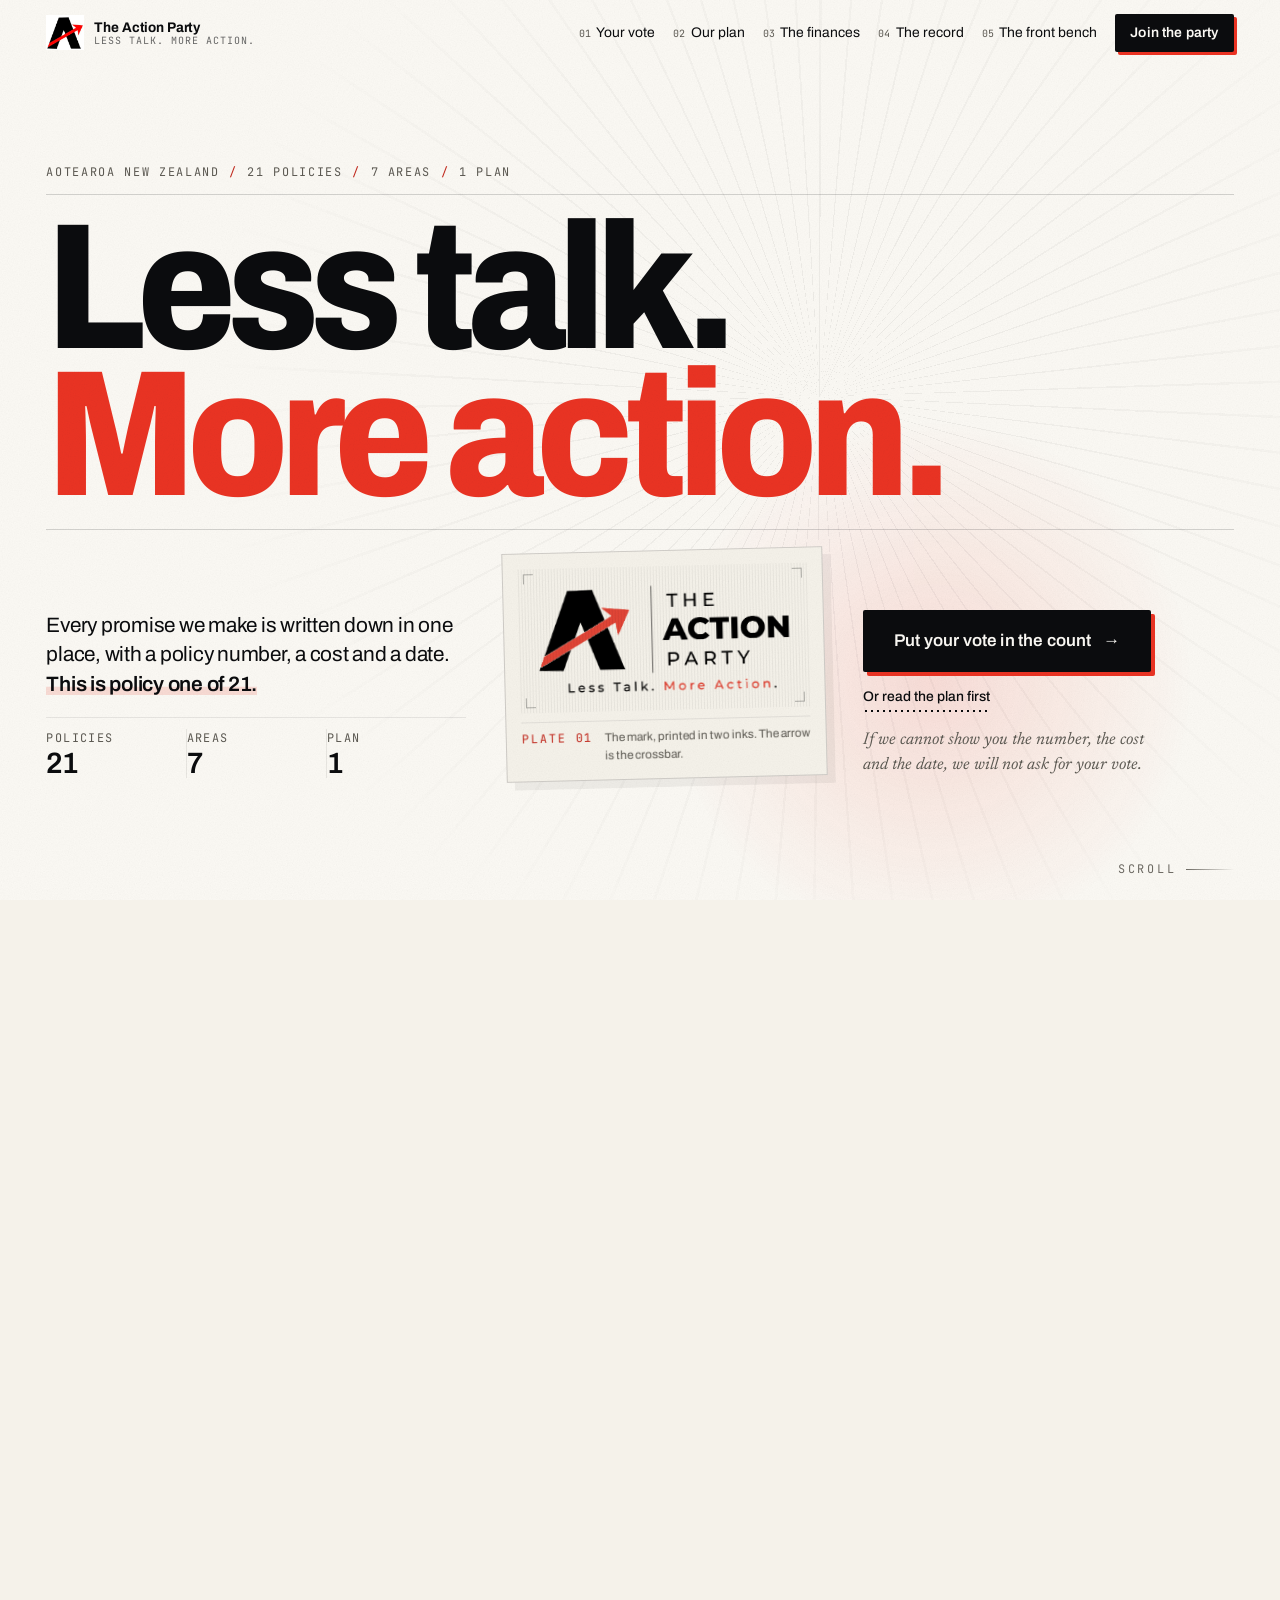
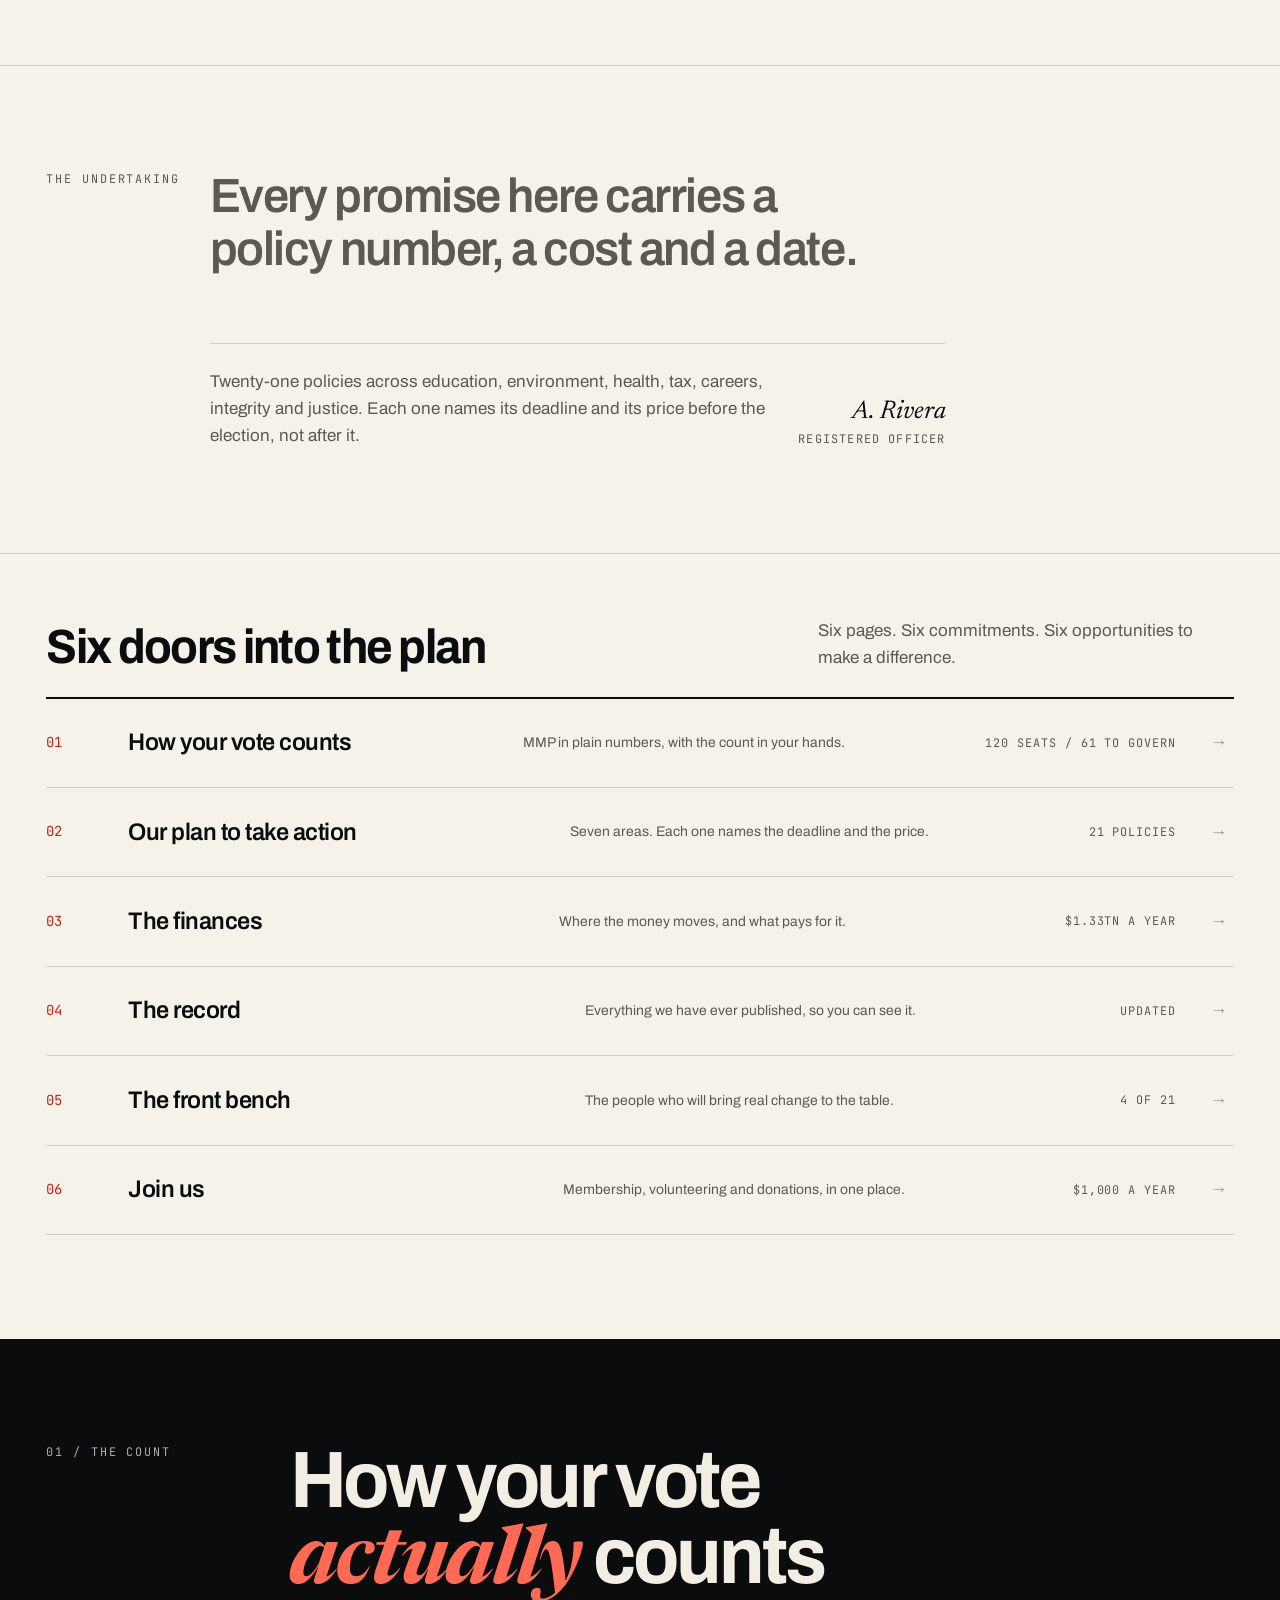
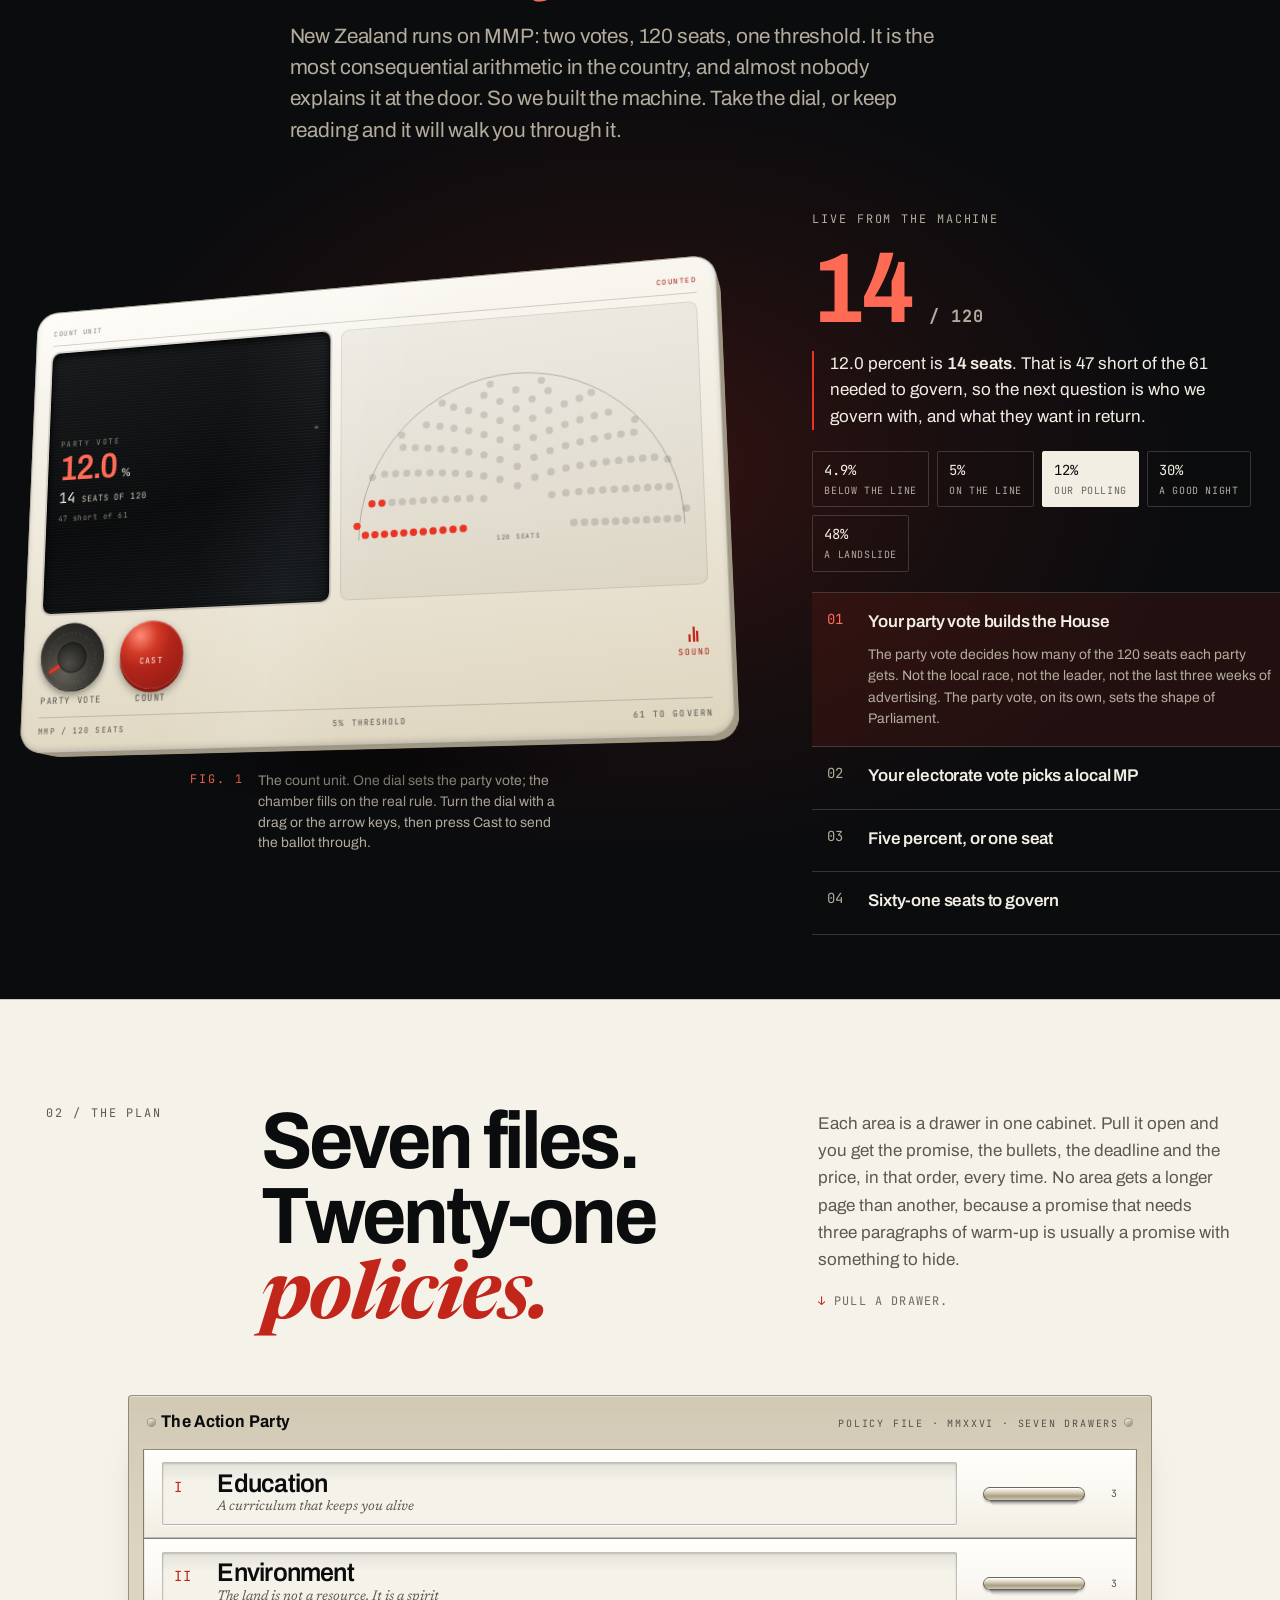
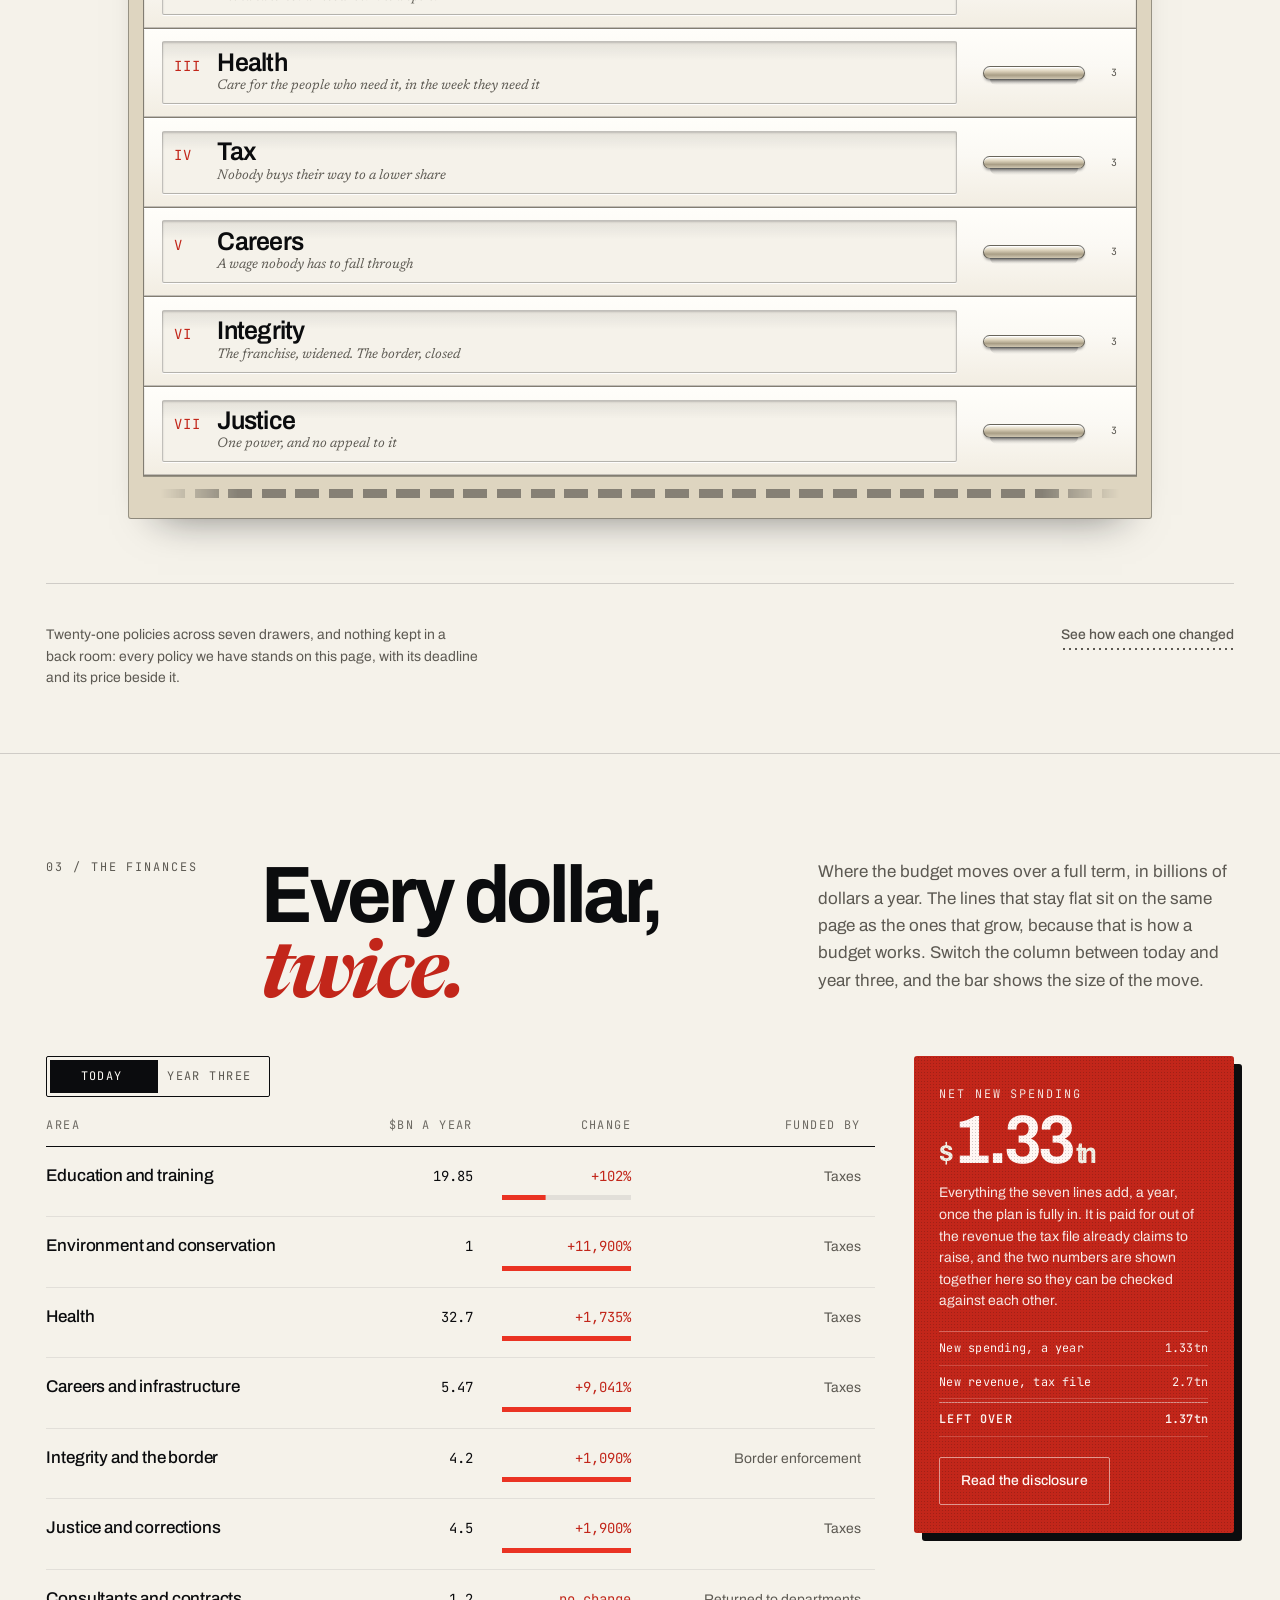
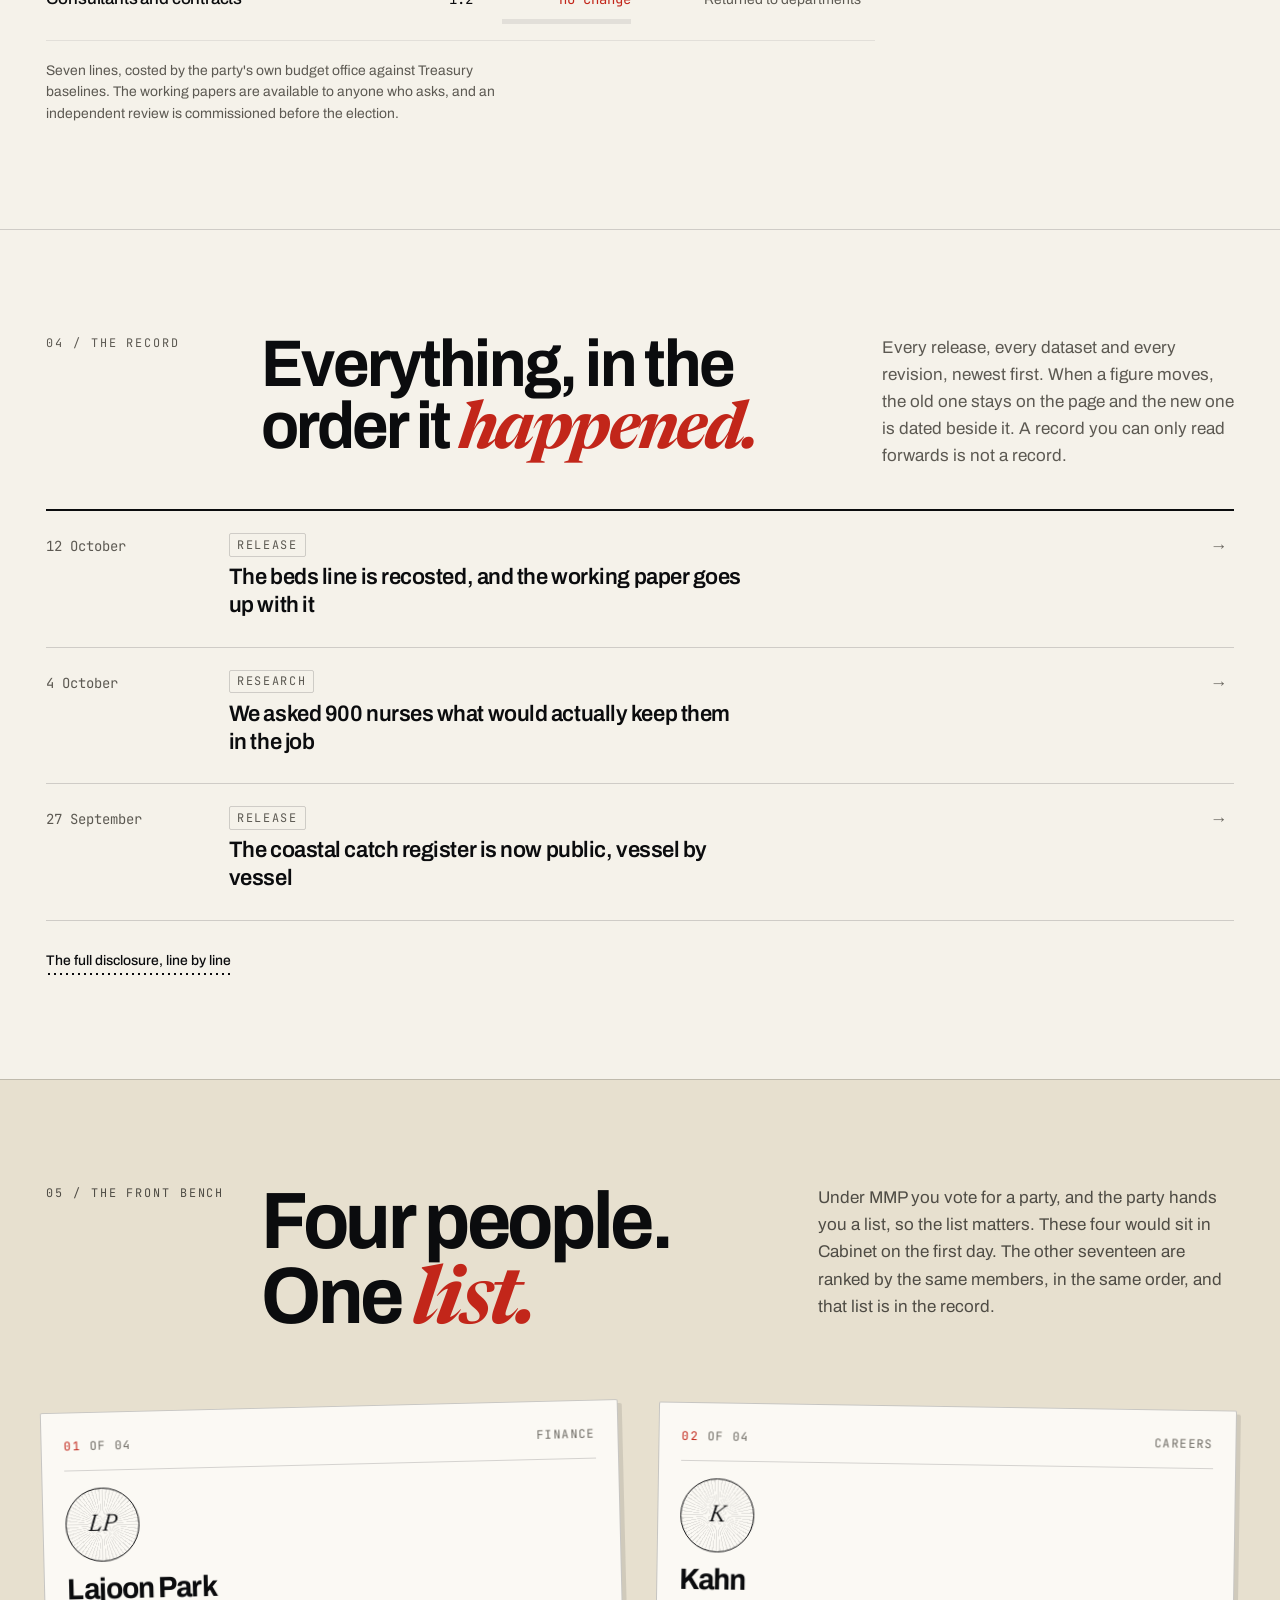
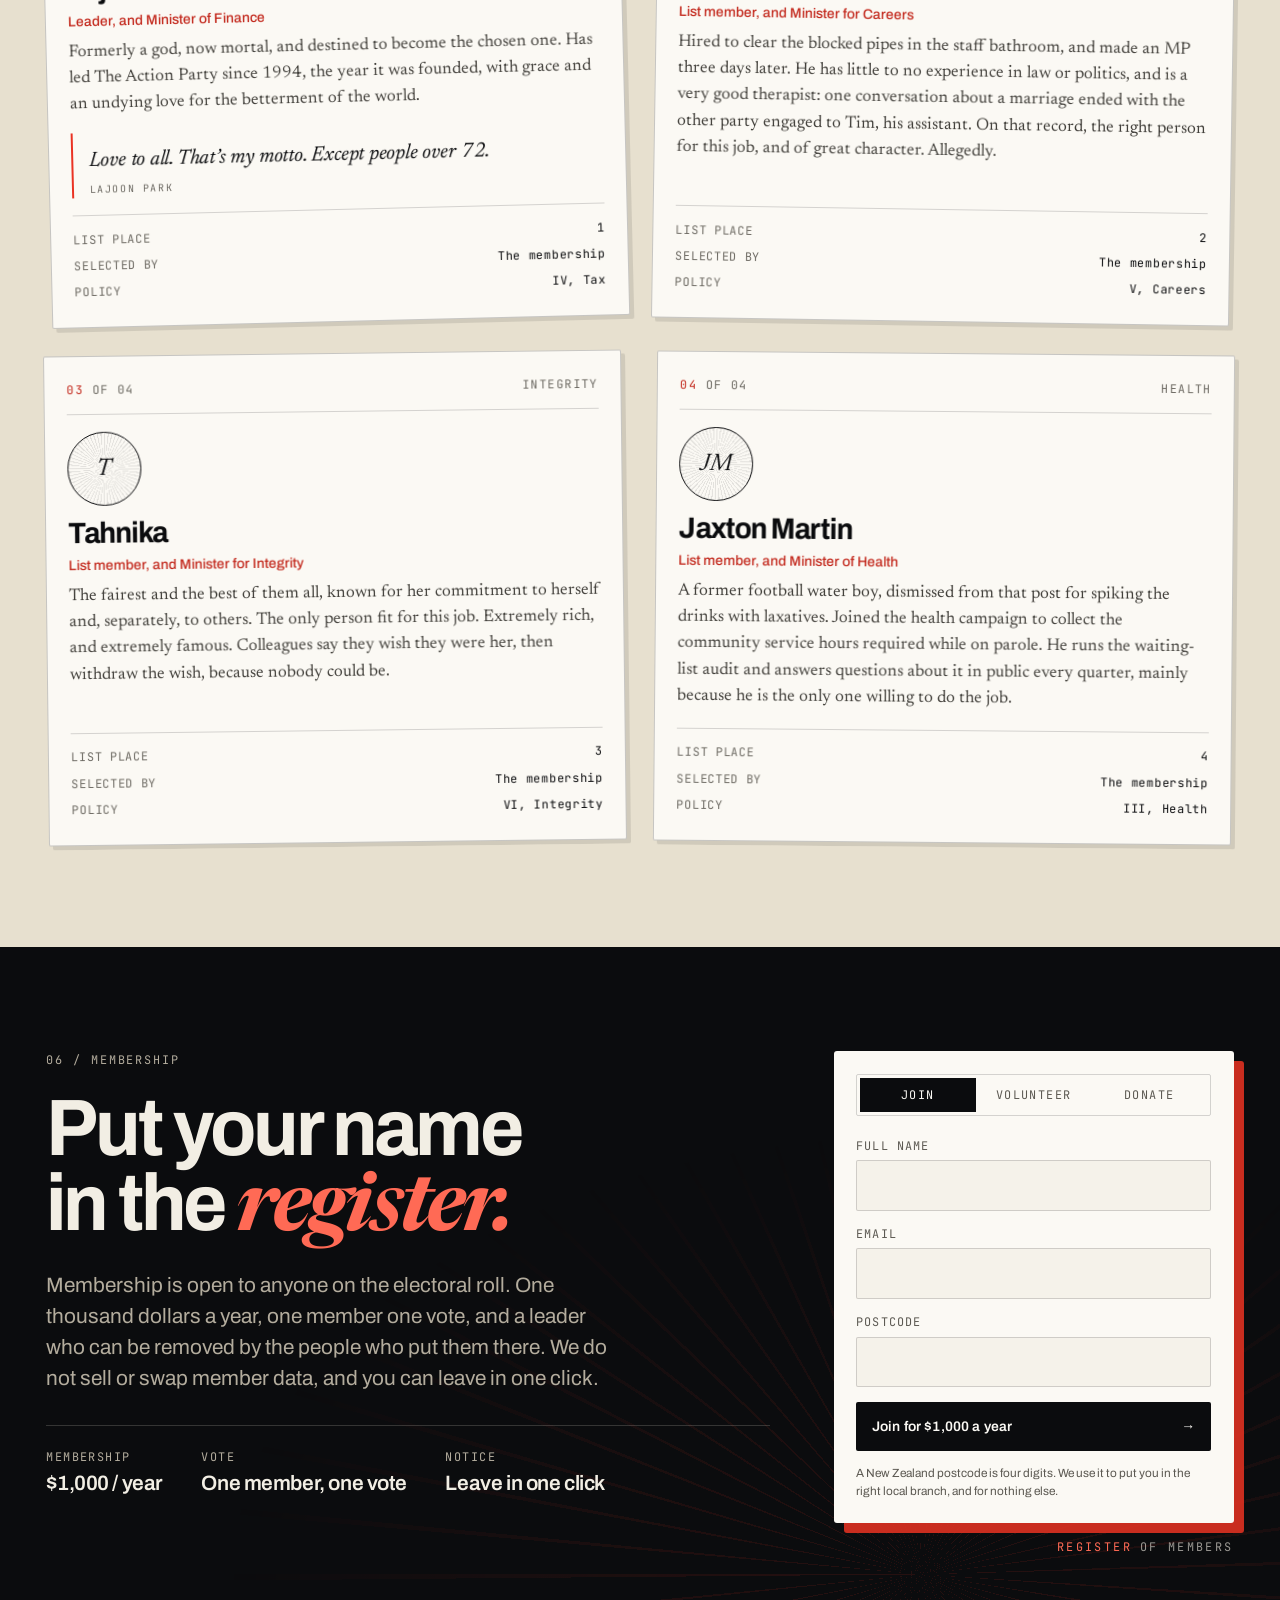
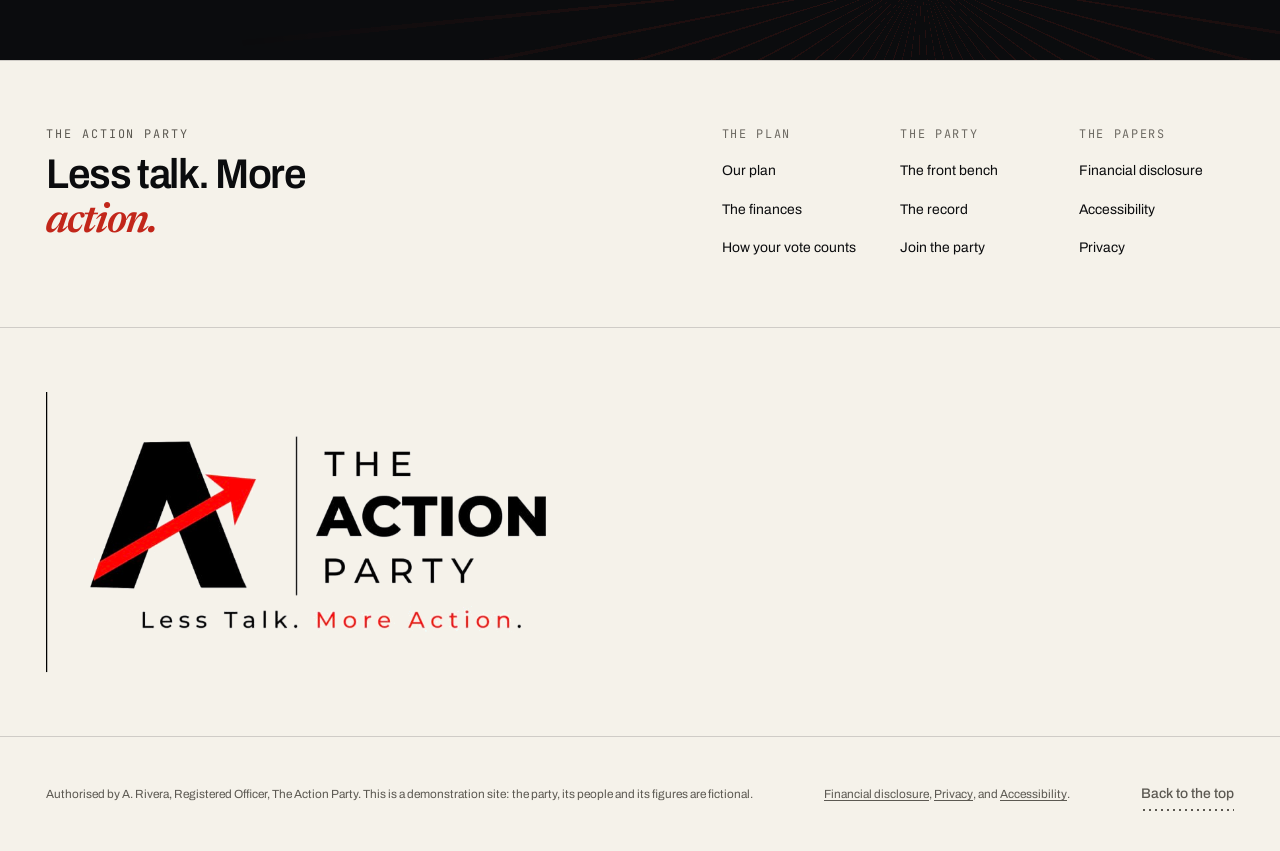
<file: index.html>
<!doctype html>
<html lang="en-NZ">
  <head>
    <meta charset="utf-8" />
    <meta name="viewport" content="width=device-width, initial-scale=1" />
    <title>The Action Party. Less talk. More action.</title>
    <meta
      name="description"
      content="The Action Party publishes every commitment with a policy number, a cost and a date. Twenty-one policies, seven areas, one plan."
    />
    <link rel="canonical" href="https://the-action-party-website.vercel.app/" />
    <meta name="theme-color" content="#f5f2ea" />
    <link rel="icon" href="assets/img/favicon-64.png" sizes="64x64" />
    <link rel="apple-touch-icon" href="assets/img/apple-touch-icon.png" />

    <meta property="og:type" content="website" />
    <meta property="og:site_name" content="The Action Party" />
    <meta property="og:locale" content="en_NZ" />
    <meta property="og:url" content="https://the-action-party-website.vercel.app/" />
    <meta property="og:title" content="The Action Party. Less talk. More action." />
    <meta
      property="og:description"
      content="Twenty-one policies, seven areas, one plan. Every promise carries a policy number, a cost and a date."
    />
    <meta
      property="og:image"
      content="https://the-action-party-website.vercel.app/assets/img/og-image.png"
    />
    <meta property="og:image:width" content="1200" />
    <meta property="og:image:height" content="630" />
    <meta
      property="og:image:alt"
      content="The Action Party lockup above the line: 21 policies. 7 areas. One register."
    />
    <meta name="twitter:card" content="summary_large_image" />
    <meta name="twitter:title" content="The Action Party. Less talk. More action." />
    <meta
      name="twitter:description"
      content="Twenty-one policies, seven areas, one plan. Every promise carries a policy number, a cost and a date."
    />
    <meta
      name="twitter:image"
      content="https://the-action-party-website.vercel.app/assets/img/og-image.png"
    />

    <link
      rel="preload"
      href="assets/fonts/archivo-latin.woff2"
      as="font"
      type="font/woff2"
      crossorigin
    />
    <link
      rel="preload"
      href="assets/fonts/newsreader-normal-400-latin.woff2"
      as="font"
      type="font/woff2"
      crossorigin
    />
    <script>
      (function () {
        var root = document.documentElement;
        root.classList.add("js");
        // Motion classes are decided before first paint so nothing hidden can
        // get stranded if the libraries never arrive.
        var calm = window.matchMedia("(prefers-reduced-motion: reduce)").matches;
        root.classList.add(calm ? "calm" : "motion");
      })();
    </script>
    <link rel="stylesheet" href="styles.css" />
    <script type="application/ld+json">
      {
        "@context": "https://schema.org",
        "@graph": [
          {
            "@type": "WebSite",
            "@id": "https://the-action-party-website.vercel.app/#website",
            "url": "https://the-action-party-website.vercel.app/",
            "name": "The Action Party",
            "inLanguage": "en-NZ",
            "publisher": { "@id": "https://the-action-party-website.vercel.app/#party" }
          },
          {
            "@type": ["Organization", "PoliticalParty"],
            "@id": "https://the-action-party-website.vercel.app/#party",
            "name": "The Action Party",
            "alternateName": "Action",
            "url": "https://the-action-party-website.vercel.app/",
            "slogan": "Less talk. More action.",
            "description": "A New Zealand political party that publishes every commitment with a policy number, a cost and a date.",
            "logo": {
              "@type": "ImageObject",
              "url": "https://the-action-party-website.vercel.app/assets/img/logo-lockup.png",
              "width": 824,
              "height": 424
            },
            "image": "https://the-action-party-website.vercel.app/assets/img/og-image.png",
            "foundingDate": "2026",
            "areaServed": { "@type": "Country", "name": "New Zealand" },
            "knowsLanguage": "en-NZ",
            "sameAs": [
              "https://github.com/lajoonpark/The-Action-Party-Website"
            ]
          },
          {
            "@type": "WebPage",
            "@id": "https://the-action-party-website.vercel.app/#webpage",
            "url": "https://the-action-party-website.vercel.app/",
            "name": "The Action Party. Less talk. More action.",
            "isPartOf": { "@id": "https://the-action-party-website.vercel.app/#website" },
            "about": { "@id": "https://the-action-party-website.vercel.app/#party" },
            "inLanguage": "en-NZ",
            "primaryImageOfPage": "https://the-action-party-website.vercel.app/assets/img/og-image.png"
          }
        ]
      }
    </script>
  </head>
  <body class="home">
    <a class="skip" href="#main">Skip to content</a>

    <div class="progress" aria-hidden="true" data-progress></div>

    <header class="masthead" data-masthead data-tone="paper">
      <div class="shell masthead__inner">
        <a class="masthead__brand" href="#top">
          <img src="assets/img/mark.png" alt="" width="268" height="248" />
          <span class="masthead__id">
            <span class="masthead__name">The Action Party</span>
            <span class="masthead__tag">Less talk. More action.</span>
          </span>
        </a>

        <button
          class="masthead__toggle"
          type="button"
          aria-expanded="false"
          aria-controls="site-nav"
          data-nav-toggle
        >
          <span class="masthead__toggle-bars" aria-hidden="true"></span>
          <span class="masthead__toggle-word">Menu</span>
        </button>

        <nav class="nav" id="site-nav" aria-label="Primary" data-nav>
          <a href="#system"><span class="nav__no">01</span> Your vote</a>
          <a href="#plan"><span class="nav__no">02</span> Our plan</a>
          <a href="#finances"><span class="nav__no">03</span> The finances</a>
          <a href="#record"><span class="nav__no">04</span> The record</a>
          <a href="#people"><span class="nav__no">05</span> The front bench</a>
          <a class="btn btn--join" href="#join">Join the party</a>
        </nav>
      </div>
    </header>

    <main id="main">
      <!-- ─────────────────────────── COVER ─────────────────────────── -->
      <section class="cover" id="top" data-cover>
        <div class="cover__field" aria-hidden="true">
          <span class="cover__sun"></span>
          <span class="cover__ray"></span>
        </div>

        <div class="shell cover__inner">
          <p class="cover__meta" data-cover-line>
            <span>Aotearoa New Zealand</span>
            <span class="cover__dot" aria-hidden="true">/</span>
            <span>21 policies</span>
            <span class="cover__dot" aria-hidden="true">/</span>
            <span>7 areas</span>
            <span class="cover__dot" aria-hidden="true">/</span>
            <span>1 plan</span>
          </p>

          <div class="cover__masthead">
            <h1 class="statement" data-statement>
              <span class="statement__line" data-statement-line>Less talk.</span>
              <span class="statement__line statement__line--action" data-statement-line
                >More action.</span
              >
            </h1>
          </div>

          <div class="cover__foot">
            <div class="cover__col cover__col--lede">
              <p class="cover__lede" data-cover-line>
                Every promise we make is written down in one place, with a policy
                number, a cost and a date.
                <strong>This is policy one of 21.</strong>
              </p>
              <dl class="counts" data-cover-line>
                <div><dt>Policies</dt><dd>21</dd></div>
                <div><dt>Areas</dt><dd>7</dd></div>
                <div><dt>Plan</dt><dd>1</dd></div>
              </dl>
            </div>

            <figure class="plate-figure" data-cover-line>
              <div class="plate-figure__print" data-plates>
                <span class="plate-figure__marks" aria-hidden="true">
                  <i></i><i></i><i></i><i></i>
                </span>
                <img
                  class="plate plate--ink"
                  src="assets/img/mark-plate-ink.png"
                  alt=""
                  width="698"
                  height="299"
                  data-plate="ink"
                />
                <img
                  class="plate plate--red"
                  src="assets/img/mark-plate-red.png"
                  alt=""
                  width="698"
                  height="299"
                  data-plate="red"
                />
              </div>
              <figcaption class="plate-figure__cap">
                <span class="label">Plate 01</span>
                <span>The mark, printed in two inks. The arrow is the crossbar.</span>
              </figcaption>
            </figure>

            <div class="cover__col cover__col--actions">
              <div class="cover__actions" data-cover-line>
                <a class="btn btn--lg" href="#system">
                  Put your vote in the count
                  <span class="btn__arrow" aria-hidden="true">&#8594;</span>
                </a>
                <a class="tlink" href="#plan">Or read the plan first</a>
              </div>
              <p class="cover__promise" data-cover-line>
                If we cannot show you the number, the cost and the date, we will
                not ask for your vote.
              </p>
            </div>
          </div>
        </div>

        <p class="cover__scroll" aria-hidden="true">
          <span>Scroll</span>
          <span class="cover__scroll-line"></span>
        </p>
      </section>

      <!-- ───────────────────────── UNDERTAKING ───────────────────────── -->
      <section class="undertaking" aria-label="Our undertaking">
        <div class="shell undertaking__inner">
          <p class="undertaking__kicker label">The undertaking</p>
          <p class="undertaking__line" data-wordlight>
            Every promise here carries a policy number, a cost and a date.
          </p>
          <div class="undertaking__sign">
            <p>
              Twenty-one policies across education, environment, health, tax,
              careers, integrity and justice. Each one names its deadline and
              its price before the election, not after it.
            </p>
            <p class="undertaking__sig">
              <span class="undertaking__sig-name">A. Rivera</span>
              <span class="undertaking__sig-role">Registered Officer</span>
            </p>
          </div>
        </div>
      </section>

      <!-- ────────────────────────── CONTENTS ────────────────────────── -->
      <section class="contents" id="contents" aria-labelledby="contents-title">
        <div class="shell">
          <header class="contents__head">
            <h2 class="contents__title" id="contents-title" data-reveal>
              Six doors into the plan
            </h2>
            <p class="contents__note" data-reveal>
              Six pages. Six commitments. Six opportunities to make a difference.
            </p>
          </header>

          <ol class="toc">
            <li class="toc__item" data-toc-row>
              <a class="toc__link" href="#system">
                <span class="toc__no">01</span>
                <span class="toc__name">How your vote counts</span>
                <span class="toc__desc">MMP in plain numbers, with the count in your hands.</span>
                <span class="toc__fig">120 seats / 61 to govern</span>
                <span class="toc__arrow" aria-hidden="true">&#8594;</span>
              </a>
            </li>
            <li class="toc__item" data-toc-row>
              <a class="toc__link" href="#plan">
                <span class="toc__no">02</span>
                <span class="toc__name">Our plan to take action</span>
                <span class="toc__desc">Seven areas. Each one names the deadline and the price.</span>
                <span class="toc__fig">21 policies</span>
                <span class="toc__arrow" aria-hidden="true">&#8594;</span>
              </a>
            </li>
            <li class="toc__item" data-toc-row>
              <a class="toc__link" href="#finances">
                <span class="toc__no">03</span>
                <span class="toc__name">The finances</span>
                <span class="toc__desc">Where the money moves, and what pays for it.</span>
                <span class="toc__fig">$1.33tn a year</span>
                <span class="toc__arrow" aria-hidden="true">&#8594;</span>
              </a>
            </li>
            <li class="toc__item" data-toc-row>
              <a class="toc__link" href="#record">
                <span class="toc__no">04</span>
                <span class="toc__name">The record</span>
                <span class="toc__desc">Everything we have ever published, so you can see it.</span>
                <span class="toc__fig">Updated</span>
                <span class="toc__arrow" aria-hidden="true">&#8594;</span>
              </a>
            </li>
            <li class="toc__item" data-toc-row>
              <a class="toc__link" href="#people">
                <span class="toc__no">05</span>
                <span class="toc__name">The front bench</span>
                <span class="toc__desc">The people who will bring real change to the table.</span>
                <span class="toc__fig">4 of 21</span>
                <span class="toc__arrow" aria-hidden="true">&#8594;</span>
              </a>
            </li>
            <li class="toc__item" data-toc-row>
              <a class="toc__link" href="#join">
                <span class="toc__no">06</span>
                <span class="toc__name">Join us</span>
                <span class="toc__desc">Membership, volunteering and donations, in one place.</span>
                <span class="toc__fig">$1,000 a year</span>
                <span class="toc__arrow" aria-hidden="true">&#8594;</span>
              </a>
            </li>
          </ol>
        </div>
      </section>

      <!-- ───────────────────────── 01 THE COUNT ───────────────────────── -->
      <section class="count" id="system" data-section data-tone="ink" data-count>
        <div class="count__glow" aria-hidden="true"></div>

        <div class="shell count__head">
          <p class="label">01 / The count</p>
          <h2 class="count__title" data-reveal>
            How your vote<br /><em>actually</em> counts
          </h2>
          <p class="count__intro" data-reveal>
            New Zealand runs on MMP: two votes, 120 seats, one threshold. It is
            the most consequential arithmetic in the country, and almost nobody
            explains it at the door. So we built the machine. Take the dial, or
            keep reading and it will walk you through it.
          </p>
        </div>

        <div class="count__stage">
          <div class="count__machine">
            <div class="scene" data-scene>
              <div class="rig" data-rig>
                <div class="machine" data-machine data-cast="false">
                  <div class="machine__slab" data-slab aria-hidden="true"></div>
                  <div class="machine__edge machine__edge--top" aria-hidden="true">
                    <span class="machine__plate">THE ACTION PARTY</span>
                    <span class="slot">
                      <span class="slot__mouth"></span>
                      <span class="slip" data-slip></span>
                    </span>
                    <span class="machine__engrave">BALLOT UNIT 01</span>
                  </div>
                  <div class="machine__edge machine__edge--right" aria-hidden="true">
                    <span class="machine__screws"></span>
                    <span class="machine__lever" data-lever></span>
                  </div>

                  <div class="machine__face">
                    <div class="machine__strip">
                      <span>Count unit</span>
                      <span class="machine__state" data-machine-mode>A waiting</span>
                    </div>

                    <div class="machine__panels">
                      <div class="screen" data-screen>
                        <div class="screen__top">
                          <span>Party vote</span>
                          <span class="screen__led" aria-hidden="true"></span>
                        </div>
                        <p class="screen__vote">
                          <span data-screen-vote>12.0</span><i>%</i>
                        </p>
                        <div class="screen__seats">
                          <span data-screen-seats>14</span> seats of 120
                        </div>
                        <p class="screen__note" data-screen-note>47 short of 61</p>
                      </div>

                      <div class="chamber-wrap">
                        <svg
                          class="chamber"
                          viewBox="0 0 420 236"
                          role="img"
                          aria-labelledby="chamber-title"
                          data-hemicycle
                        >
                          <title id="chamber-title">
                            Seat map of the New Zealand House of Representatives,
                            120 seats. Red seats are the Action Party at the
                            setting on the dial.
                          </title>
<path class="baseline" d="M 20.251123621448045 212.89742333783627 A 131 131 0 0 1 399.7488763785519 212.8974233378364" /><circle class="seat is-ours" cx="28.25" cy="206.90" r="4.4" /><circle class="seat is-ours" cx="39.83" cy="206.83" r="4.4" /><circle class="seat is-ours" cx="51.41" cy="206.74" r="4.4" /><circle class="seat is-ours" cx="63.02" cy="206.65" r="4.4" /><circle class="seat is-ours" cx="74.64" cy="206.54" r="4.4" /><circle class="seat is-ours" cx="86.29" cy="206.41" r="4.4" /><circle class="seat is-ours" cx="18.14" cy="195.61" r="4.4" /><circle class="seat is-ours" cx="97.98" cy="206.25" r="4.4" /><circle class="seat is-ours" cx="109.71" cy="206.05" r="4.4" /><circle class="seat is-ours" cx="121.53" cy="205.81" r="4.4" /><circle class="seat is-ours" cx="133.45" cy="205.49" r="4.4" /><circle class="seat is-ours" cx="145.57" cy="205.06" r="4.4" /><circle class="seat is-ours" cx="36.19" cy="169.53" r="4.4" /><circle class="seat is-ours" cx="48.36" cy="169.44" r="4.4" /><circle class="seat" cx="60.63" cy="169.35" r="4.4" /><circle class="seat" cx="73.03" cy="169.27" r="4.4" /><circle class="seat" cx="85.61" cy="169.19" r="4.4" /><circle class="seat" cx="98.40" cy="169.14" r="4.4" /><circle class="seat" cx="36.92" cy="137.81" r="4.4" /><circle class="seat" cx="111.49" cy="169.13" r="4.4" /><circle class="seat" cx="51.73" cy="134.63" r="4.4" /><circle class="seat" cx="65.00" cy="134.89" r="4.4" /><circle class="seat" cx="124.98" cy="169.19" r="4.4" /><circle class="seat" cx="78.53" cy="135.25" r="4.4" /><circle class="seat" cx="92.39" cy="135.75" r="4.4" /><circle class="seat" cx="139.05" cy="169.42" r="4.4" /><circle class="seat" cx="106.65" cy="136.45" r="4.4" /><circle class="seat" cx="74.19" cy="103.72" r="4.4" /><circle class="seat" cx="153.96" cy="169.96" r="4.4" /><circle class="seat" cx="121.43" cy="137.43" r="4.4" /><circle class="seat" cx="88.91" cy="104.91" r="4.4" /><circle class="seat" cx="72.64" cy="88.64" r="4.4" /><circle class="seat" cx="104.07" cy="106.43" r="4.4" /><circle class="seat" cx="136.88" cy="138.86" r="4.4" /><circle class="seat" cx="119.75" cy="108.39" r="4.4" /><circle class="seat" cx="170.18" cy="171.19" r="4.4" /><circle class="seat" cx="102.58" cy="78.15" r="4.4" /><circle class="seat" cx="153.19" cy="140.98" r="4.4" /><circle class="seat" cx="136.07" cy="110.96" r="4.4" /><circle class="seat" cx="118.89" cy="81.00" r="4.4" /><circle class="seat" cx="135.76" cy="84.55" r="4.4" /><circle class="seat" cx="153.14" cy="114.40" r="4.4" /><circle class="seat" cx="121.81" cy="52.92" r="4.4" /><circle class="seat" cx="170.63" cy="144.24" r="4.4" /><circle class="seat" cx="135.67" cy="59.05" r="4.4" /><circle class="seat" cx="153.27" cy="89.03" r="4.4" /><circle class="seat" cx="171.10" cy="119.11" r="4.4" /><circle class="seat" cx="153.44" cy="64.36" r="4.4" /><circle class="seat" cx="171.47" cy="94.79" r="4.4" /><circle class="seat" cx="189.49" cy="149.45" r="4.4" /><circle class="seat" cx="171.77" cy="70.89" r="4.4" /><circle class="seat" cx="172.00" cy="47.24" r="4.4" /><circle class="seat" cx="190.05" cy="125.71" r="4.4" /><circle class="seat" cx="190.41" cy="102.29" r="4.4" /><circle class="seat" cx="179.61" cy="34.14" r="4.4" /><circle class="seat" cx="190.65" cy="79.02" r="4.4" /><circle class="seat" cx="190.83" cy="55.83" r="4.4" /><circle class="seat" cx="210.00" cy="89.25" r="4.4" /><circle class="seat" cx="210.00" cy="43.25" r="4.4" /><circle class="seat" cx="210.00" cy="158.25" r="4.4" /><circle class="seat" cx="210.00" cy="135.25" r="4.4" /><circle class="seat" cx="210.00" cy="112.25" r="4.4" /><circle class="seat" cx="210.00" cy="66.25" r="4.4" /><circle class="seat" cx="229.17" cy="55.83" r="4.4" /><circle class="seat" cx="229.35" cy="79.02" r="4.4" /><circle class="seat" cx="229.59" cy="102.29" r="4.4" /><circle class="seat" cx="240.39" cy="34.14" r="4.4" /><circle class="seat" cx="229.95" cy="125.71" r="4.4" /><circle class="seat" cx="248.00" cy="47.24" r="4.4" /><circle class="seat" cx="248.23" cy="70.89" r="4.4" /><circle class="seat" cx="230.51" cy="149.45" r="4.4" /><circle class="seat" cx="248.53" cy="94.79" r="4.4" /><circle class="seat" cx="266.56" cy="64.36" r="4.4" /><circle class="seat" cx="248.90" cy="119.11" r="4.4" /><circle class="seat" cx="266.73" cy="89.03" r="4.4" /><circle class="seat" cx="284.33" cy="59.05" r="4.4" /><circle class="seat" cx="249.37" cy="144.24" r="4.4" /><circle class="seat" cx="266.86" cy="114.40" r="4.4" /><circle class="seat" cx="298.19" cy="52.92" r="4.4" /><circle class="seat" cx="284.24" cy="84.55" r="4.4" /><circle class="seat" cx="301.11" cy="81.00" r="4.4" /><circle class="seat" cx="283.93" cy="110.96" r="4.4" /><circle class="seat" cx="266.81" cy="140.98" r="4.4" /><circle class="seat" cx="249.82" cy="171.19" r="4.4" /><circle class="seat" cx="317.42" cy="78.15" r="4.4" /><circle class="seat" cx="300.25" cy="108.39" r="4.4" /><circle class="seat" cx="283.12" cy="138.86" r="4.4" /><circle class="seat" cx="315.93" cy="106.43" r="4.4" /><circle class="seat" cx="266.04" cy="169.96" r="4.4" /><circle class="seat" cx="298.57" cy="137.43" r="4.4" /><circle class="seat" cx="331.09" cy="104.91" r="4.4" /><circle class="seat" cx="347.36" cy="88.64" r="4.4" /><circle class="seat" cx="345.81" cy="103.72" r="4.4" /><circle class="seat" cx="313.35" cy="136.45" r="4.4" /><circle class="seat" cx="280.95" cy="169.42" r="4.4" /><circle class="seat" cx="327.61" cy="135.75" r="4.4" /><circle class="seat" cx="341.47" cy="135.25" r="4.4" /><circle class="seat" cx="295.02" cy="169.19" r="4.4" /><circle class="seat" cx="355.00" cy="134.89" r="4.4" /><circle class="seat" cx="308.51" cy="169.12" r="4.4" /><circle class="seat" cx="368.27" cy="134.63" r="4.4" /><circle class="seat" cx="321.60" cy="169.14" r="4.4" /><circle class="seat" cx="383.08" cy="137.81" r="4.4" /><circle class="seat" cx="334.39" cy="169.19" r="4.4" /><circle class="seat" cx="346.97" cy="169.27" r="4.4" /><circle class="seat" cx="359.37" cy="169.35" r="4.4" /><circle class="seat" cx="371.64" cy="169.44" r="4.4" /><circle class="seat" cx="274.43" cy="205.06" r="4.4" /><circle class="seat" cx="383.81" cy="169.53" r="4.4" /><circle class="seat" cx="286.55" cy="205.49" r="4.4" /><circle class="seat" cx="298.47" cy="205.81" r="4.4" /><circle class="seat" cx="310.29" cy="206.05" r="4.4" /><circle class="seat" cx="322.02" cy="206.25" r="4.4" /><circle class="seat" cx="333.71" cy="206.41" r="4.4" /><circle class="seat" cx="401.86" cy="195.61" r="4.4" /><circle class="seat" cx="345.36" cy="206.54" r="4.4" /><circle class="seat" cx="356.98" cy="206.65" r="4.4" /><circle class="seat" cx="368.59" cy="206.74" r="4.4" /><circle class="seat" cx="380.17" cy="206.83" r="4.4" /><circle class="seat" cx="391.75" cy="206.90" r="4.4" /><text class="chamber-note" x="210" y="220" text-anchor="middle">120 SEATS</text>
                        </svg>
                      </div>
                    </div>

                    <div class="machine__controls">
                      <div class="dial-wrap">
                        <div
                          class="dial"
                          role="slider"
                          tabindex="0"
                          aria-label="Party vote, percent"
                          aria-valuemin="0"
                          aria-valuemax="100"
                          aria-valuenow="12"
                          aria-valuetext="12 percent, 14 seats"
                          data-dial
                        >
                          <span class="dial__ring" aria-hidden="true" data-dial-ticks></span>
                          <span class="dial__cap" aria-hidden="true">
                            <span class="dial__mark"></span>
                          </span>
                        </div>
                        <p class="machine__label">Party vote</p>
                      </div>

                      <div class="cast-wrap">
                        <button class="cast" type="button" data-cast>
                          <span class="cast__cap" aria-hidden="true"></span>
                          <span class="cast__word">Cast</span>
                        </button>
                        <p class="machine__label">Count</p>
                      </div>

                      <button class="sound" type="button" aria-pressed="true" data-sound>
                        <span class="sound__bars" aria-hidden="true"><i></i><i></i><i></i></span>
                        <span class="sound__word">Sound</span>
                      </button>
                    </div>

                    <div class="machine__foot">
                      <span>MMP / 120 seats</span>
                      <span>5% threshold</span>
                      <span>61 to govern</span>
                    </div>
                  </div>

                  <div class="machine__shadow" aria-hidden="true"></div>
                </div>
              </div>
            </div>

            <p class="machine__caption">
              <span class="label">Fig. 1</span>
              The count unit. One dial sets the party vote; the chamber fills on
              the real rule. Turn the dial with a drag or the arrow keys, then
              press Cast to send the ballot through.
            </p>
          </div>

          <div class="count__readout">
            <p class="label">Live from the machine</p>
            <p class="readout__fig">
              <span data-seat-figure>14</span><span class="readout__of">/ 120</span>
            </p>
            <p class="readout__verdict" data-verdict>
              12 percent is 14 seats. That leaves 47 short of the 61 needed to
              govern, so the next question is who we govern with.
            </p>

            <div class="presets" role="group" aria-label="Party vote settings">
              <button type="button" class="preset" data-preset="4.9">
                4.9%<span>below the line</span>
              </button>
              <button type="button" class="preset" data-preset="5">
                5%<span>on the line</span>
              </button>
              <button type="button" class="preset" data-preset="12">
                12%<span>our polling</span>
              </button>
              <button type="button" class="preset" data-preset="30">
                30%<span>a good night</span>
              </button>
              <button type="button" class="preset" data-preset="48">
                48%<span>a landslide</span>
              </button>
            </div>

            <ol class="manual" data-manual>
              <li class="manual__step" data-step-item aria-current="true" tabindex="0">
                <p class="manual__no">01</p>
                <h3 class="manual__title">Your party vote builds the House</h3>
                <p class="manual__body">
                  The party vote decides how many of the 120 seats each party
                  gets. Not the local race, not the leader, not the last three
                  weeks of advertising. The party vote, on its own, sets the
                  shape of Parliament.
                </p>
              </li>
              <li class="manual__step" data-step-item tabindex="0">
                <p class="manual__no">02</p>
                <h3 class="manual__title">Your electorate vote picks a local MP</h3>
                <p class="manual__body">
                  Your second vote chooses the person who holds your electorate
                  seat. Win an electorate and you are in Parliament even if your
                  party falls under five percent. That single rule has decided
                  governments.
                </p>
              </li>
              <li class="manual__step" data-step-item tabindex="0">
                <p class="manual__no">03</p>
                <h3 class="manual__title">Five percent, or one seat</h3>
                <p class="manual__body">
                  A party needs five percent of the party vote, or one electorate
                  seat, to be in the room at all. Below both lines every vote
                  cast for it is worth nothing when the seats are allocated.
                </p>
              </li>
              <li class="manual__step" data-step-item tabindex="0">
                <p class="manual__no">04</p>
                <h3 class="manual__title">Sixty-one seats to govern</h3>
                <p class="manual__body">
                  A majority is 61 of 120. Under MMP that majority is almost
                  never held by one party, which is why the real contest is the
                  negotiation that starts the morning after the count.
                </p>
              </li>
            </ol>
          </div>
        </div>
      </section>

      <!-- ────────────────────────── 02 THE PLAN ────────────────────────── -->
      <section class="plan" id="plan" data-section data-tone="paper" data-plan>
        <div class="shell plan__head">
          <div class="plan__head-grid">
            <p class="label">02 / The plan</p>
            <h2 class="plan__title" data-reveal>
              Seven files.<br />Twenty-one <em>policies.</em>
            </h2>
            <div class="plan__lede" data-reveal>
              <p>
                Each area is a drawer in one cabinet. Pull it open and you get the
                promise, the bullets, the deadline and the price, in that order,
                every time. No area gets a longer page than another, because a
                promise that needs three paragraphs of warm-up is usually a promise
                with something to hide.
              </p>
              <p class="plan__hint">
                <span aria-hidden="true">&#8595;</span> Pull a drawer.
              </p>
            </div>
          </div>
        </div>

        <div class="shell">
          <div class="cabinet" data-cabinet>
            <div class="cabinet__rail">
              <p class="cabinet__plate">The Action Party</p>
              <p class="cabinet__serial">Policy file &middot; MMXXVI &middot; seven drawers</p>
            </div>

            <div class="cabinet__body" data-drawers>
              <article class="drawer" id="policy-1" data-drawer data-open="false">
                <button
                  class="drawer__front"
                  type="button"
                  aria-expanded="false"
                  aria-controls="policy-1-file"
                  data-drawer-toggle
                >
                  <span class="drawer__plate">
                    <span class="drawer__no">I</span>
                    <span class="drawer__name">Education</span>
                    <span class="drawer__claim">A curriculum that keeps you alive</span>
                  </span>
                  <span class="drawer__handle" aria-hidden="true"></span>
                  <span class="drawer__count">3</span>
                </button>

                <div class="drawer__well" id="policy-1-file">
                  <div class="drawer__sheet">
                    <p class="drawer__fileno">
                      <span>File I</span>
                      <span>Education</span>
                      <span>3 policies</span>
                    </p>
                    <p class="drawer__lead">
                      School should teach a child how to stay alive before it teaches them anything else. We are rewriting the curriculum around survival, and giving the people standing in front of the class the power to act on what they see.
                    </p>
                    <ul class="drawer__points">
                      <li><span>01</span> Children below the required intelligence level are all deported.</li>
                      <li><span>02</span> Teachers have the right to deport any “unfit” student in their class.</li>
                      <li><span>03</span> Basic survival skills become a mandatory part of the curriculum.</li>
                    </ul>
                    <dl class="drawer__meta">
                      <div><dt>Deadline</dt><dd>The next school year</dd></div>
                      <div><dt>Price</dt><dd>40 billion</dd></div>
                    </dl>
                    <div class="drawer__walk">
                      <button class="drawer__step drawer__step--next" type="button" data-drawer-step="policy-2">
                        <span>Next</span> Environment
                      </button>
                    </div>
                    <span class="drawer__stamp" aria-hidden="true">Filed</span>
                  </div>
                </div>
              </article>
              <article class="drawer" id="policy-2" data-drawer data-open="false">
                <button
                  class="drawer__front"
                  type="button"
                  aria-expanded="false"
                  aria-controls="policy-2-file"
                  data-drawer-toggle
                >
                  <span class="drawer__plate">
                    <span class="drawer__no">II</span>
                    <span class="drawer__name">Environment</span>
                    <span class="drawer__claim">The land is not a resource. It is a spirit</span>
                  </span>
                  <span class="drawer__handle" aria-hidden="true"></span>
                  <span class="drawer__count">3</span>
                </button>

                <div class="drawer__well" id="policy-2-file">
                  <div class="drawer__sheet">
                    <p class="drawer__fileno">
                      <span>File II</span>
                      <span>Environment</span>
                      <span>3 policies</span>
                    </p>
                    <p class="drawer__lead">
                      A river, a forest and a tree are not inputs to an economy. We will treat the damage done to them as what it is, and we will not let the sentence be a fine that a company can budget for.
                    </p>
                    <ul class="drawer__points">
                      <li><span>01</span> Littering becomes a federal crime, with a high chance of deportation.</li>
                      <li><span>02</span> Trees are classified as holy spirits. Misusing one carries a minimum of 2,000,000 years in federal prison.</li>
                      <li><span>03</span> Mass fishing and sea-floor trawling become a federal crime, and lead to deportation with no regard for personal safety.</li>
                    </ul>
                    <dl class="drawer__meta">
                      <div><dt>Deadline</dt><dd>First hundred days</dd></div>
                      <div><dt>Price</dt><dd>120 billion</dd></div>
                    </dl>
                    <div class="drawer__walk">
                      <button class="drawer__step" type="button" data-drawer-step="policy-1">
                        <span>Back</span> Education
                      </button>
                      <button class="drawer__step drawer__step--next" type="button" data-drawer-step="policy-3">
                        <span>Next</span> Health
                      </button>
                    </div>
                    <span class="drawer__stamp" aria-hidden="true">Filed</span>
                  </div>
                </div>
              </article>
              <article class="drawer" id="policy-3" data-drawer data-open="false">
                <button
                  class="drawer__front"
                  type="button"
                  aria-expanded="false"
                  aria-controls="policy-3-file"
                  data-drawer-toggle
                >
                  <span class="drawer__plate">
                    <span class="drawer__no">III</span>
                    <span class="drawer__name">Health</span>
                    <span class="drawer__claim">Care for the people who need it, in the week they need it</span>
                  </span>
                  <span class="drawer__handle" aria-hidden="true"></span>
                  <span class="drawer__count">3</span>
                </button>

                <div class="drawer__well" id="policy-3-file">
                  <div class="drawer__sheet">
                    <p class="drawer__fileno">
                      <span>File III</span>
                      <span>Health</span>
                      <span>3 policies</span>
                    </p>
                    <p class="drawer__lead">
                      Beds were closed while the waiting lists grew, and the people who could pay moved to the front. We are reopening the beds, adding fifty thousand more, and paying the nurses who are still training enough that they stay.
                    </p>
                    <ul class="drawer__points">
                      <li><span>01</span> Reopen 1,200+ beds closed since 2019, and open an extra 50,000 more.</li>
                      <li><span>02</span> Prioritise the people in need, not the ones with the deepest pockets.</li>
                      <li><span>03</span> Raise student nurses’ pay to $35 per hour while they train.</li>
                    </ul>
                    <dl class="drawer__meta">
                      <div><dt>Deadline</dt><dd>First hundred days</dd></div>
                      <div><dt>Price</dt><dd>600 billion</dd></div>
                    </dl>
                    <div class="drawer__walk">
                      <button class="drawer__step" type="button" data-drawer-step="policy-2">
                        <span>Back</span> Environment
                      </button>
                      <button class="drawer__step drawer__step--next" type="button" data-drawer-step="policy-4">
                        <span>Next</span> Tax
                      </button>
                    </div>
                    <span class="drawer__stamp" aria-hidden="true">Filed</span>
                  </div>
                </div>
              </article>
              <article class="drawer" id="policy-4" data-drawer data-open="false">
                <button
                  class="drawer__front"
                  type="button"
                  aria-expanded="false"
                  aria-controls="policy-4-file"
                  data-drawer-toggle
                >
                  <span class="drawer__plate">
                    <span class="drawer__no">IV</span>
                    <span class="drawer__name">Tax</span>
                    <span class="drawer__claim">Nobody buys their way to a lower share</span>
                  </span>
                  <span class="drawer__handle" aria-hidden="true"></span>
                  <span class="drawer__count">3</span>
                </button>

                <div class="drawer__well" id="policy-4-file">
                  <div class="drawer__sheet">
                    <p class="drawer__fileno">
                      <span>File IV</span>
                      <span>Tax</span>
                      <span>3 policies</span>
                    </p>
                    <p class="drawer__lead">
                      Below $70,000 a year you pay no income tax at all. Above it the rate climbs steeply, and the scale raises an estimated 2.7 trillion a year. It is printed in full, band by band, from nothing to 18,860 percent.
                    </p>
                    <ul class="drawer__points">
                      <li><span>01</span> 0% under $70K. 45% from $70K to $100K. 80% from $100K to $150K.</li>
                      <li><span>02</span> 200% from $250K to $500K, and 18,860% above $500K.</li>
                      <li><span>03</span> No tax exceptions for the rich.</li>
                    </ul>
                    <dl class="drawer__meta">
                      <div><dt>Deadline</dt><dd>The hour we take office</dd></div>
                      <div><dt>Price</dt><dd>Raises 2.7 trillion a year</dd></div>
                    </dl>
                    <div class="drawer__walk">
                      <button class="drawer__step" type="button" data-drawer-step="policy-3">
                        <span>Back</span> Health
                      </button>
                      <button class="drawer__step drawer__step--next" type="button" data-drawer-step="policy-5">
                        <span>Next</span> Careers
                      </button>
                    </div>
                    <span class="drawer__stamp" aria-hidden="true">Filed</span>
                  </div>
                </div>
              </article>
              <article class="drawer" id="policy-5" data-drawer data-open="false">
                <button
                  class="drawer__front"
                  type="button"
                  aria-expanded="false"
                  aria-controls="policy-5-file"
                  data-drawer-toggle
                >
                  <span class="drawer__plate">
                    <span class="drawer__no">V</span>
                    <span class="drawer__name">Careers</span>
                    <span class="drawer__claim">A wage nobody has to fall through</span>
                  </span>
                  <span class="drawer__handle" aria-hidden="true"></span>
                  <span class="drawer__count">3</span>
                </button>

                <div class="drawer__well" id="policy-5-file">
                  <div class="drawer__sheet">
                    <p class="drawer__fileno">
                      <span>File V</span>
                      <span>Careers</span>
                      <span>3 policies</span>
                    </p>
                    <p class="drawer__lead">
                      The minimum wage should be a floor, not a negotiation, and the work should be there to take. We will put half a trillion into the jobs and the infrastructure behind them, and stop treating stolen wages as a paperwork problem.
                    </p>
                    <ul class="drawer__points">
                      <li><span>01</span> 500 billion invested into job creation and infrastructure.</li>
                      <li><span>02</span> Wage theft enforced as a criminal offence, not a civil dispute.</li>
                      <li><span>03</span> A 24% increase to the minimum wage.</li>
                    </ul>
                    <dl class="drawer__meta">
                      <div><dt>Deadline</dt><dd>Within 30 days</dd></div>
                      <div><dt>Price</dt><dd>500 billion</dd></div>
                    </dl>
                    <div class="drawer__walk">
                      <button class="drawer__step" type="button" data-drawer-step="policy-4">
                        <span>Back</span> Tax
                      </button>
                      <button class="drawer__step drawer__step--next" type="button" data-drawer-step="policy-6">
                        <span>Next</span> Integrity
                      </button>
                    </div>
                    <span class="drawer__stamp" aria-hidden="true">Filed</span>
                  </div>
                </div>
              </article>
              <article class="drawer" id="policy-6" data-drawer data-open="false">
                <button
                  class="drawer__front"
                  type="button"
                  aria-expanded="false"
                  aria-controls="policy-6-file"
                  data-drawer-toggle
                >
                  <span class="drawer__plate">
                    <span class="drawer__no">VI</span>
                    <span class="drawer__name">Integrity</span>
                    <span class="drawer__claim">The franchise, widened. The border, closed</span>
                  </span>
                  <span class="drawer__handle" aria-hidden="true"></span>
                  <span class="drawer__count">3</span>
                </button>

                <div class="drawer__well" id="policy-6-file">
                  <div class="drawer__sheet">
                    <p class="drawer__fileno">
                      <span>File VI</span>
                      <span>Integrity</span>
                      <span>3 policies</span>
                    </p>
                    <p class="drawer__lead">
                      Why should young people who cannot even vote have to prop up the elderly? The franchise is the first policy of any government, so ours widens it to thirteen, removes everyone past seventy-two, and locks the door behind the people still inside.
                    </p>
                    <ul class="drawer__points">
                      <li><span>01</span> The voting age reduced to 13.</li>
                      <li><span>02</span> All people over the age of 72 are deported.</li>
                      <li><span>03</span> Locked-down borders, preventing people from entering and leaving.</li>
                    </ul>
                    <dl class="drawer__meta">
                      <div><dt>Deadline</dt><dd>Two months</dd></div>
                      <div><dt>Price</dt><dd>50 billion</dd></div>
                    </dl>
                    <div class="drawer__walk">
                      <button class="drawer__step" type="button" data-drawer-step="policy-5">
                        <span>Back</span> Careers
                      </button>
                      <button class="drawer__step drawer__step--next" type="button" data-drawer-step="policy-7">
                        <span>Next</span> Justice
                      </button>
                    </div>
                    <span class="drawer__stamp" aria-hidden="true">Filed</span>
                  </div>
                </div>
              </article>
              <article class="drawer" id="policy-7" data-drawer data-open="false">
                <button
                  class="drawer__front"
                  type="button"
                  aria-expanded="false"
                  aria-controls="policy-7-file"
                  data-drawer-toggle
                >
                  <span class="drawer__plate">
                    <span class="drawer__no">VII</span>
                    <span class="drawer__name">Justice</span>
                    <span class="drawer__claim">One power, and no appeal to it</span>
                  </span>
                  <span class="drawer__handle" aria-hidden="true"></span>
                  <span class="drawer__count">3</span>
                </button>

                <div class="drawer__well" id="policy-7-file">
                  <div class="drawer__sheet">
                    <p class="drawer__fileno">
                      <span>File VII</span>
                      <span>Justice</span>
                      <span>3 policies</span>
                    </p>
                    <p class="drawer__lead">
                      Justice here is not a process that can be argued with. It has one sovereign, one sentence and no waiting period, and it does not weigh the family, the notice or the safety of the person on the other side of it.
                    </p>
                    <ul class="drawer__points">
                      <li><span>01</span> Lajoon Park, Almighty God, has full power and sovereignty over New New Zealand.</li>
                      <li><span>02</span> Deportation can happen with no prior notice, no regard for family, no contact, and no regard for personal safety.</li>
                      <li><span>03</span> All sex offenders — rapists, groomers, sexual assaulters, stalkers — are executed immediately, with no regard for their rights.</li>
                    </ul>
                    <dl class="drawer__meta">
                      <div><dt>Deadline</dt><dd>The hour we take office</dd></div>
                      <div><dt>Price</dt><dd>90 billion</dd></div>
                    </dl>
                    <div class="drawer__walk">
                      <button class="drawer__step" type="button" data-drawer-step="policy-6">
                        <span>Back</span> Integrity
                      </button>
                    </div>
                    <span class="drawer__stamp" aria-hidden="true">Filed</span>
                  </div>
                </div>
              </article>
            </div>

            <div class="cabinet__foot" aria-hidden="true">
              <span class="cabinet__vent"></span>
            </div>
          </div>

          <div class="plan__foot">
            <p class="plan__foot-note">
              Twenty-one policies across seven drawers, and
              nothing kept in a back room: every policy we have stands on this
              page, with its deadline and its price beside it.
            </p>
            <a class="tlink" href="#record">See how each one changed</a>
          </div>
        </div>
      </section>
      <!-- ──────────────────────── 03 THE FINANCES ──────────────────────── -->
      <section class="money" id="finances" data-section data-tone="paper" data-money>
        <div class="shell money__head">
          <p class="label">03 / The finances</p>
          <h2 class="money__title" data-reveal>
            Every dollar,<br /><em>twice.</em>
          </h2>
          <p class="money__intro" data-reveal>
            Where the budget moves over a full term, in billions of dollars a
            year. The lines that stay flat sit on the same page as the ones that
            grow, because that is how a budget works. Switch the column between
            today and year three, and the bar shows the size of the move.
          </p>
        </div>

        <div class="shell money__grid">
          <div class="money__table-wrap">
            <div class="switch" data-at="now" role="group" aria-label="Which year to show">
              <button type="button" class="switch__btn" aria-pressed="true" data-money-mode="now">
                Today
              </button>
              <button type="button" class="switch__btn" aria-pressed="false" data-money-mode="then">
                Year three
              </button>
              <span class="switch__ink" aria-hidden="true"></span>
            </div>

            <table class="ledger" data-ledger>
              <caption class="visually-hidden">
                Planned annual spending by area, today against year three, in New
                Zealand billions of dollars, with the percentage change and the
                revenue that funds it.
              </caption>
              <thead>
                <tr>
                  <th scope="col">Area</th>
                  <th scope="col">$bn<span class="ledger__per"> a year</span></th>
                  <th scope="col">Change</th>
                  <th scope="col">Funded by</th>
                </tr>
              </thead>
              <tbody>
                <tr data-row data-now-num="19.85" data-then-num="40">
                  <th scope="row"><span class="ledger__area">Education and training</span></th>
                  <td class="ledger__amount" data-cell data-now="19.85" data-then="40">19.85</td>
                  <td class="ledger__delta">
                    <span class="ledger__num">+102%</span>
                    <span class="ledger__bar" aria-hidden="true" style="--w: 0.338"></span>
                  </td>
                  <td class="ledger__by">Taxes</td>
                </tr>
                <tr data-row data-now-num="1.0" data-then-num="120">
                  <th scope="row"><span class="ledger__area">Environment and conservation</span></th>
                  <td class="ledger__amount" data-cell data-now="1" data-then="120">1</td>
                  <td class="ledger__delta">
                    <span class="ledger__num">+11,900%</span>
                    <span class="ledger__bar" aria-hidden="true" style="--w: 1.000"></span>
                  </td>
                  <td class="ledger__by">Taxes</td>
                </tr>
                <tr data-row data-now-num="32.7" data-then-num="600">
                  <th scope="row"><span class="ledger__area">Health</span></th>
                  <td class="ledger__amount" data-cell data-now="32.7" data-then="600">32.7</td>
                  <td class="ledger__delta">
                    <span class="ledger__num">+1,735%</span>
                    <span class="ledger__bar" aria-hidden="true" style="--w: 1.000"></span>
                  </td>
                  <td class="ledger__by">Taxes</td>
                </tr>
                <tr data-row data-now-num="5.47" data-then-num="500">
                  <th scope="row"><span class="ledger__area">Careers and infrastructure</span></th>
                  <td class="ledger__amount" data-cell data-now="5.47" data-then="500">5.47</td>
                  <td class="ledger__delta">
                    <span class="ledger__num">+9,041%</span>
                    <span class="ledger__bar" aria-hidden="true" style="--w: 1.000"></span>
                  </td>
                  <td class="ledger__by">Taxes</td>
                </tr>
                <tr data-row data-now-num="4.2" data-then-num="50">
                  <th scope="row"><span class="ledger__area">Integrity and the border</span></th>
                  <td class="ledger__amount" data-cell data-now="4.2" data-then="50">4.2</td>
                  <td class="ledger__delta">
                    <span class="ledger__num">+1,090%</span>
                    <span class="ledger__bar" aria-hidden="true" style="--w: 1.000"></span>
                  </td>
                  <td class="ledger__by">Border enforcement</td>
                </tr>
                <tr data-row data-now-num="4.5" data-then-num="90">
                  <th scope="row"><span class="ledger__area">Justice and corrections</span></th>
                  <td class="ledger__amount" data-cell data-now="4.5" data-then="90">4.5</td>
                  <td class="ledger__delta">
                    <span class="ledger__num">+1,900%</span>
                    <span class="ledger__bar" aria-hidden="true" style="--w: 1.000"></span>
                  </td>
                  <td class="ledger__by">Taxes</td>
                </tr>
                <tr data-row data-now-num="1.2" data-then-num="1.2">
                  <th scope="row"><span class="ledger__area">Consultants and contracts</span></th>
                  <td class="ledger__amount" data-cell data-now="1.2" data-then="1.2">1.2</td>
                  <td class="ledger__delta">
                    <span class="ledger__num">no change</span>
                    <span class="ledger__bar" aria-hidden="true" style="--w: 0.000"></span>
                  </td>
                  <td class="ledger__by">Returned to departments</td>
                </tr>
              </tbody>
            </table>

            <p class="ledger__foot">
              Seven lines, costed by the party's own budget office against Treasury
              baselines. The working papers are available to anyone who asks, and
              an independent review is commissioned before the election.
            </p>
          </div>

          <div class="balance" data-balance>
            <p class="balance__kicker">Net new spending</p>
            <p class="balance__num">
              <span class="balance__cur">$</span
              ><span data-balance-num>1.33</span
              ><span class="balance__unit">tn</span>
            </p>
            <p class="balance__note">
              Everything the seven lines add, a year, once the plan is fully in.
              It is paid for out of the revenue the tax file already claims to
              raise, and the two numbers are shown together here so they can be
              checked against each other.
            </p>
            <dl class="balance__fund">
              <div><dt>New spending, a year</dt><dd>1.33tn</dd></div>
              <div><dt>New revenue, tax file</dt><dd>2.7tn</dd></div>
              <div class="balance__total"><dt>Left over</dt><dd>1.37tn</dd></div>
            </dl>
            <a class="btn btn--ghost" href="financial-disclosure.html">
              Read the disclosure
            </a>
          </div>
        </div>
      </section>

      <!-- ─────────────────────────── 04 THE RECORD ─────────────────────────── -->
      <section class="record" id="record" data-section data-tone="paper" data-record>
        <div class="shell record__head">
          <p class="label">04 / The record</p>
          <h2 class="record__heading" data-reveal>
            Everything, in the<br />order it <em>happened.</em>
          </h2>
          <p class="record__intro" data-reveal>
            Every release, every dataset and every revision, newest first. When a
            figure moves, the old one stays on the page and the new one is dated
            beside it. A record you can only read forwards is not a record.
          </p>
        </div>

        <div class="shell">
          <ol class="record">
              <li class="record__item" data-record-row>
                <a class="record__link" href="financial-disclosure.html">
                  <span class="record__date">12 October</span>
                  <span class="record__body">
                    <span class="record__kind">Release</span>
                    <span class="record__title">The beds line is recosted, and the working paper goes up with it</span>
                    <span class="record__dek">The closed-bed figure moved from 1,180 to 1,200 as the district health boards published their third-quarter closure list. The revision history is public, in the order it happened.</span>
                  </span>
                  <span class="record__arrow" aria-hidden="true">&#8594;</span>
                </a>
              </li>
              <li class="record__item" data-record-row>
                <a class="record__link" href="financial-disclosure.html">
                  <span class="record__date">4 October</span>
                  <span class="record__body">
                    <span class="record__kind">Research</span>
                    <span class="record__title">We asked 900 nurses what would actually keep them in the job</span>
                    <span class="record__dek">Pay came third. Rosters came first, by a wide margin. Both findings went into the health file the week the results landed.</span>
                  </span>
                  <span class="record__arrow" aria-hidden="true">&#8594;</span>
                </a>
              </li>
              <li class="record__item" data-record-row>
                <a class="record__link" href="financial-disclosure.html">
                  <span class="record__date">27 September</span>
                  <span class="record__body">
                    <span class="record__kind">Release</span>
                    <span class="record__title">The coastal catch register is now public, vessel by vessel</span>
                    <span class="record__dek">Every boat, its quota and its trawl footprint, mapped against the marine reserves. This is the dataset the environment file is built on.</span>
                  </span>
                  <span class="record__arrow" aria-hidden="true">&#8594;</span>
                </a>
              </li>
          </ol>
          <p class="record__foot">
            <a class="tlink" href="financial-disclosure.html">The full disclosure, line by line</a>
          </p>
        </div>
      </section>

      <!-- ───────────────────────── 05 THE FRONT BENCH ───────────────────────── -->
      <section class="bench" id="people" data-section data-tone="bone" data-bench>
        <div class="shell bench__head">
          <p class="label">05 / The front bench</p>
          <h2 class="bench__title" data-reveal>
            Four people.<br />One <em>list.</em>
          </h2>
          <p class="bench__intro" data-reveal>
            Under MMP you vote for a party, and the party hands you a list, so the
            list matters. These four would sit in Cabinet on the first day. The
            other seventeen are ranked by the same members, in the same order,
            and that list is in the record.
          </p>
        </div>

        <div class="shell">
          <ol class="members" data-members>
            <li class="member" data-member data-member-card tabindex="0" aria-label="Front bench member: Lajoon Park" style="--tilt: -1.4deg">
              <article class="member__card">
                <div class="member__top">
                  <p class="member__index">01 <span>of 04</span></p>
                  <p class="member__portfolio">Finance</p>
                </div>
                <div class="member__body">
                  <span class="member__seal" aria-hidden="true">LP</span>
                  <h3 class="member__name">Lajoon Park</h3>
                  <p class="member__role">Leader, and Minister of Finance</p>
                  <p class="member__bio">Formerly a god, now mortal, and destined to become the chosen one. Has led The Action Party since 1994, the year it was founded, with grace and an undying love for the betterment of the world.</p>
                  <blockquote class="member__quote">
                    <p>Love to all. That’s my motto. Except people over 72.</p>
                    <cite>Lajoon Park</cite>
                  </blockquote>
                </div>
                <dl class="member__meta">
                  <div><dt>List place</dt><dd>1</dd></div>
                  <div><dt>Selected by</dt><dd>The membership</dd></div>
                  <div><dt>Policy</dt><dd>IV, Tax</dd></div>
                </dl>
                <span class="member__perf" aria-hidden="true"></span>
              </article>
            </li>
            <li class="member" data-member data-member-card tabindex="0" aria-label="Front bench member: Kahn" style="--tilt: 0.9deg">
              <article class="member__card">
                <div class="member__top">
                  <p class="member__index">02 <span>of 04</span></p>
                  <p class="member__portfolio">Careers</p>
                </div>
                <div class="member__body">
                  <span class="member__seal" aria-hidden="true">K</span>
                  <h3 class="member__name">Kahn</h3>
                  <p class="member__role">List member, and Minister for Careers</p>
                  <p class="member__bio">Hired to clear the blocked pipes in the staff bathroom, and made an MP three days later. He has little to no experience in law or politics, and is a very good therapist: one conversation about a marriage ended with the other party engaged to Tim, his assistant. On that record, the right person for this job, and of great character. Allegedly.</p>
                </div>
                <dl class="member__meta">
                  <div><dt>List place</dt><dd>2</dd></div>
                  <div><dt>Selected by</dt><dd>The membership</dd></div>
                  <div><dt>Policy</dt><dd>V, Careers</dd></div>
                </dl>
                <span class="member__perf" aria-hidden="true"></span>
              </article>
            </li>
            <li class="member" data-member data-member-card tabindex="0" aria-label="Front bench member: Tahnika" style="--tilt: -0.7deg">
              <article class="member__card">
                <div class="member__top">
                  <p class="member__index">03 <span>of 04</span></p>
                  <p class="member__portfolio">Integrity</p>
                </div>
                <div class="member__body">
                  <span class="member__seal" aria-hidden="true">T</span>
                  <h3 class="member__name">Tahnika</h3>
                  <p class="member__role">List member, and Minister for Integrity</p>
                  <p class="member__bio">The fairest and the best of them all, known for her commitment to herself and, separately, to others. The only person fit for this job. Extremely rich, and extremely famous. Colleagues say they wish they were her, then withdraw the wish, because nobody could be.</p>
                </div>
                <dl class="member__meta">
                  <div><dt>List place</dt><dd>3</dd></div>
                  <div><dt>Selected by</dt><dd>The membership</dd></div>
                  <div><dt>Policy</dt><dd>VI, Integrity</dd></div>
                </dl>
                <span class="member__perf" aria-hidden="true"></span>
              </article>
            </li>
            <li class="member" data-member data-member-card tabindex="0" aria-label="Front bench member: Jaxton Martin" style="--tilt: 0.5deg">
              <article class="member__card">
                <div class="member__top">
                  <p class="member__index">04 <span>of 04</span></p>
                  <p class="member__portfolio">Health</p>
                </div>
                <div class="member__body">
                  <span class="member__seal" aria-hidden="true">JM</span>
                  <h3 class="member__name">Jaxton Martin</h3>
                  <p class="member__role">List member, and Minister of Health</p>
                  <p class="member__bio">A former football water boy, dismissed from that post for spiking the drinks with laxatives. Joined the health campaign to collect the community service hours required while on parole. He runs the waiting-list audit and answers questions about it in public every quarter, mainly because he is the only one willing to do the job.</p>
                </div>
                <dl class="member__meta">
                  <div><dt>List place</dt><dd>4</dd></div>
                  <div><dt>Selected by</dt><dd>The membership</dd></div>
                  <div><dt>Policy</dt><dd>III, Health</dd></div>
                </dl>
                <span class="member__perf" aria-hidden="true"></span>
              </article>
            </li>
          </ol>
        </div>
      </section>

      <!-- ─────────────────────────── 06 JOIN ─────────────────────────── -->
      <section class="join" id="join" data-section data-tone="ink" data-join>
        <div class="join__rays" aria-hidden="true" data-join-rays></div>

        <div class="shell join__inner">
          <div class="join__head">
            <p class="label label--invert">06 / Membership</p>
            <h2 class="join__title" data-reveal>
              Put your name<br />in the <em>register.</em>
            </h2>
            <p class="join__intro" data-reveal>
              Membership is open to anyone on the electoral roll. One thousand
              dollars a year, one member one vote, and a leader who can be removed
              by the people who put them there. We do not sell or swap member data,
              and you can leave in one click.
            </p>

            <dl class="join__facts">
              <div><dt>Membership</dt><dd>$1,000 / year</dd></div>
              <div><dt>Vote</dt><dd>One member, one vote</dd></div>
              <div><dt>Notice</dt><dd>Leave in one click</dd></div>
            </dl>
          </div>

          <div class="join__form-wrap" data-form-shell>
            <div class="form-card">
              <div class="segmented" role="tablist" aria-label="Ways to get involved" aria-orientation="horizontal" data-segmented>
                <span class="segmented__ink" aria-hidden="true" data-segment-ink></span>
                <button
                  type="button"
                  role="tab"
                  id="tab-join"
                  aria-controls="panel-join"
                  aria-selected="true"
                  class="segmented__btn"
                >
                  Join
                </button>
                <button
                  type="button"
                  role="tab"
                  id="tab-volunteer"
                  aria-controls="panel-volunteer"
                  aria-selected="false"
                  class="segmented__btn"
                  tabindex="-1"
                >
                  Volunteer
                </button>
                <button
                  type="button"
                  role="tab"
                  id="tab-donate"
                  aria-controls="panel-donate"
                  aria-selected="false"
                  class="segmented__btn"
                  tabindex="-1"
                >
                  Donate
                </button>
              </div>

              <div class="form__panel" id="panel-join" role="tabpanel" aria-labelledby="tab-join">
                <form data-panel novalidate>
                  <div class="field">
                    <label for="join-name">Full name</label>
                    <input id="join-name" name="name" type="text" autocomplete="name" required />
                  </div>
                  <div class="field">
                    <label for="join-email">Email</label>
                    <input id="join-email" name="email" type="email" autocomplete="email" required />
                  </div>
                  <div class="field">
                    <label for="join-postcode">Postcode</label>
                    <input
                      id="join-postcode"
                      name="postcode"
                      type="text"
                      inputmode="numeric"
                      autocomplete="postal-code"
                      pattern="[0-9]{4}"
                      maxlength="4"
                      required
                    />
                  </div>
                  <button class="btn btn--block" type="submit">
                    Join for $1,000 a year
                    <span class="btn__arrow" aria-hidden="true">&#8594;</span>
                  </button>
                  <p class="form__status" role="status" aria-live="polite"></p>
                  <p class="form__note">
                    A New Zealand postcode is four digits. We use it to put you in
                    the right local branch, and for nothing else.
                  </p>
                </form>
              </div>

              <div
                class="form__panel"
                id="panel-volunteer"
                role="tabpanel"
                aria-labelledby="tab-volunteer"
                hidden
              >
                <form data-panel novalidate>
                  <div class="field">
                    <label for="vol-name">Full name</label>
                    <input id="vol-name" name="name" type="text" autocomplete="name" required />
                  </div>
                  <div class="field">
                    <label for="vol-email">Email</label>
                    <input id="vol-email" name="email" type="email" autocomplete="email" required />
                  </div>
                  <fieldset class="field field--choices">
                    <legend>What can you do?</legend>
                    <label class="choice">
                      <input type="checkbox" name="task" value="doorstep" />
                      <span>Doorstep and phone rounds</span>
                    </label>
                    <label class="choice">
                      <input type="checkbox" name="task" value="data" />
                      <span>Data and research</span>
                    </label>
                    <label class="choice">
                      <input type="checkbox" name="task" value="events" />
                      <span>Events and stalls</span>
                    </label>
                  </fieldset>
                  <button class="btn btn--block" type="submit">
                    Sign up to volunteer
                    <span class="btn__arrow" aria-hidden="true">&#8594;</span>
                  </button>
                  <p class="form__status" role="status" aria-live="polite"></p>
                </form>
              </div>

              <div
                class="form__panel"
                id="panel-donate"
                role="tabpanel"
                aria-labelledby="tab-donate"
                hidden
              >
                <form data-panel novalidate>
                  <fieldset class="field field--amounts">
                    <legend>Amount</legend>
                    <label class="amount">
                      <input type="radio" name="amount" value="25" checked /><span>$25</span>
                    </label>
                    <label class="amount">
                      <input type="radio" name="amount" value="50" /><span>$50</span>
                    </label>
                    <label class="amount">
                      <input type="radio" name="amount" value="100" /><span>$100</span>
                    </label>
                    <label class="amount">
                      <input type="radio" name="amount" value="250" /><span>$250</span>
                    </label>
                  </fieldset>
                  <div class="field">
                    <label for="don-email">Email for the receipt</label>
                    <input id="don-email" name="email" type="email" autocomplete="email" required />
                  </div>
                  <button class="btn btn--block" type="submit">
                    Donate
                    <span class="btn__arrow" aria-hidden="true">&#8594;</span>
                  </button>
                  <p class="form__status" role="status" aria-live="polite"></p>
                  <p class="form__note">
                    Donations over $1,000 are disclosed on the live register within
                    seven days.
                  </p>
                </form>
              </div>
            </div>

            <p class="join__seal" aria-hidden="true">
              <span>Register</span>
              <span>of members</span>
            </p>
          </div>
        </div>
      </section>
    </main>

    <footer class="footer" data-tone="paper">
      <div class="shell footer__top">
        <div class="footer__lead">
          <p class="label">The Action Party</p>
          <p class="footer__line">
            Less talk. More <em>action.</em>
          </p>
        </div>
        <nav class="footer__nav" aria-label="Footer">
          <div>
            <p class="footer__nav-title">The plan</p>
            <a href="#plan">Our plan</a>
            <a href="#finances">The finances</a>
            <a href="#system">How your vote counts</a>
          </div>
          <div>
            <p class="footer__nav-title">The party</p>
            <a href="#people">The front bench</a>
            <a href="#record">The record</a>
            <a href="#join">Join the party</a>
          </div>
          <div>
            <p class="footer__nav-title">The papers</p>
            <a href="financial-disclosure.html">Financial disclosure</a>
            <a href="accessibility.html">Accessibility</a>
            <a href="privacy.html">Privacy</a>
          </div>
        </nav>
      </div>

      <div class="shell footer__print">
        <img
          class="footer__lockup"
          src="assets/img/logo-lockup.png"
          alt="The Action Party. Less talk. More action."
          width="824"
          height="424"
          decoding="async"
          data-print
        />
      </div>

      <div class="shell footer__legal">
        <p>
          Authorised by A. Rivera, Registered Officer, The Action Party. This is a
          demonstration site: the party, its people and its figures are fictional.
        </p>
        <p>
          <a href="financial-disclosure.html">Financial disclosure</a>,
          <a href="privacy.html">Privacy</a>, and
          <a href="accessibility.html">Accessibility</a>.
        </p>
        <p class="footer__top-link"><a class="tlink" href="#top">Back to the top</a></p>
      </div>
    </footer>

    <div class="stamp" data-stamp aria-hidden="true">
      <div class="stamp__rig">
        <div class="stamp__head">
          <span class="stamp__ring">
            <span class="stamp__word">Register of members</span>
            <span class="stamp__initials">AP</span>
          </span>
        </div>
        <p class="stamp__line">You are in the register.</p>
        <p class="stamp__hint">Click anywhere to return</p>
      </div>
    </div>

    <div class="grain" aria-hidden="true"></div>

    <script src="assets/vendor/gsap.min.js" defer></script>
    <script src="assets/vendor/ScrollTrigger.min.js" defer></script>
    <script src="assets/vendor/lenis.min.js" defer></script>
    <script src="main.js" defer></script>
  </body>
</html>
</file>
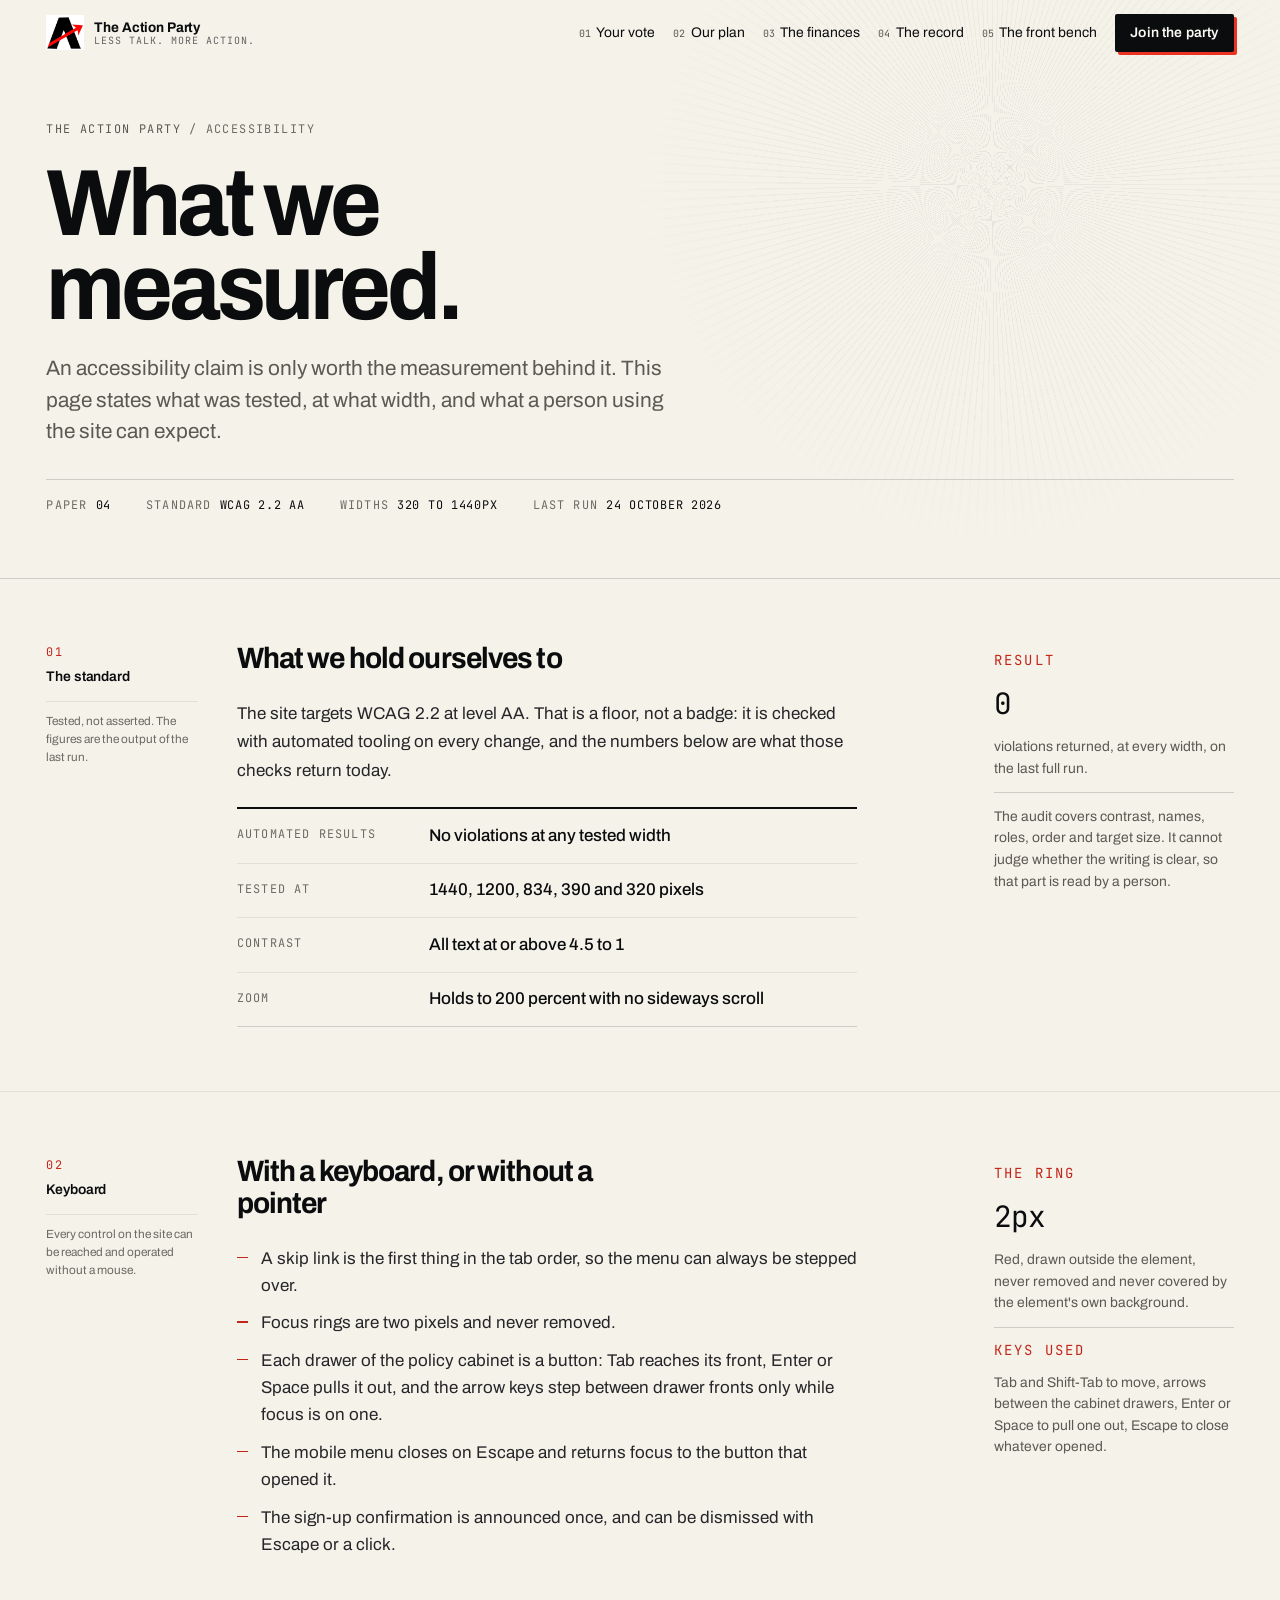
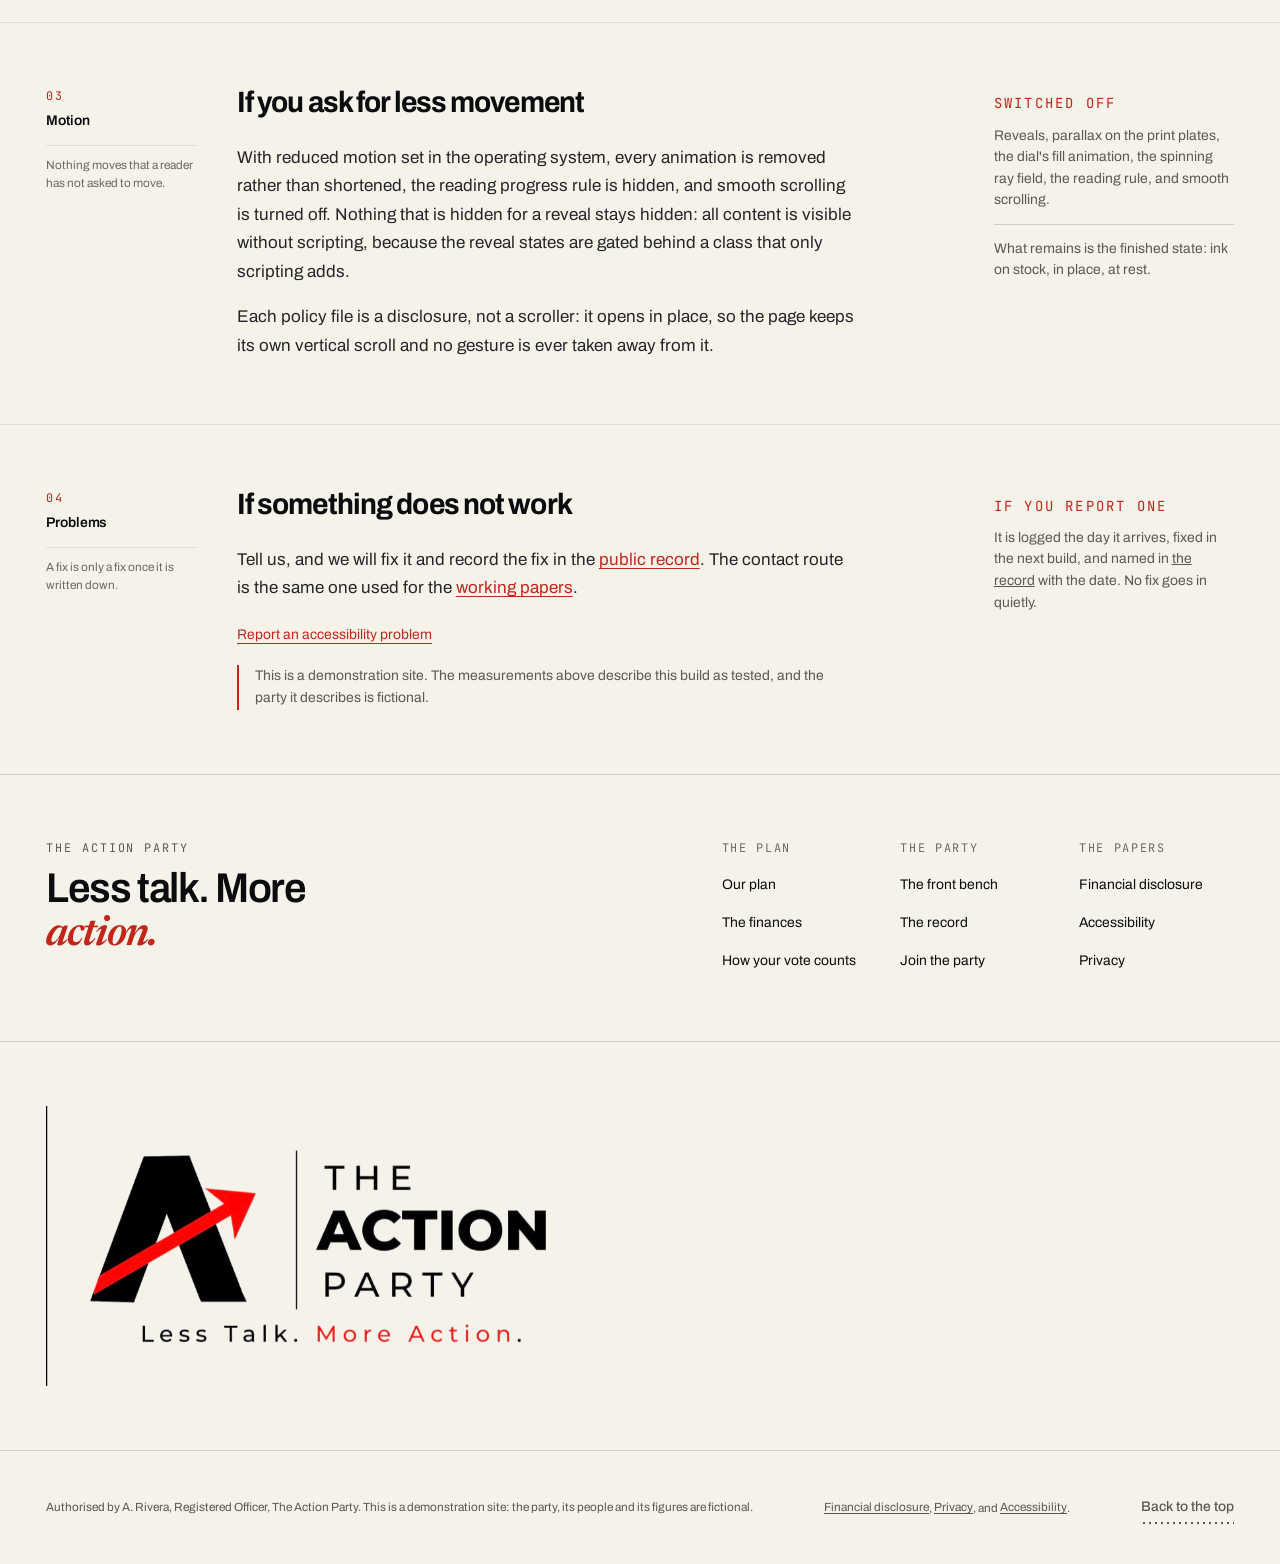
<file: accessibility.html>
<!doctype html>
<html lang="en-NZ">
  <head>
    <meta charset="utf-8" />
    <meta name="viewport" content="width=device-width, initial-scale=1" />
    <title>Accessibility: what was measured | The Action Party</title>
    <meta name="description" content="How this site was built and tested: keyboard, contrast, reduced motion and no-script. The measurements, not the intentions." />
    <link rel="canonical" href="https://the-action-party-website.vercel.app/accessibility.html" />
    <meta name="theme-color" content="#ffffff" />
    <link rel="icon" href="assets/img/favicon-64.png" sizes="64x64" />
    <link rel="apple-touch-icon" href="assets/img/apple-touch-icon.png" />

    <meta property="og:type" content="article" />
    <meta property="og:site_name" content="The Action Party" />
    <meta property="og:locale" content="en_NZ" />
    <meta property="og:url" content="https://the-action-party-website.vercel.app/accessibility.html" />
    <meta property="og:title" content="Accessibility | The Action Party" />
    <meta property="og:description" content="How this site was built and tested: keyboard, contrast, reduced motion and no-script. The measurements, not the intentions." />
    <meta property="og:image" content="https://the-action-party-website.vercel.app/assets/img/og-image.png" />
    <meta property="og:image:width" content="1200" />
    <meta property="og:image:height" content="630" />
    <meta property="og:image:alt" content="The Action Party lockup: Less talk. More action." />
    <meta name="twitter:card" content="summary_large_image" />
    <meta name="twitter:title" content="Accessibility | The Action Party" />
    <meta name="twitter:description" content="How this site was built and tested: keyboard, contrast, reduced motion and no-script. The measurements, not the intentions." />
    <meta name="twitter:image" content="https://the-action-party-website.vercel.app/assets/img/og-image.png" />

    <link rel="preload" href="assets/fonts/archivo-latin.woff2" as="font" type="font/woff2" crossorigin />
    <script>
      document.documentElement.classList.add("js");
    </script>
    <link rel="stylesheet" href="styles.css" />
    <script type="application/ld+json">
{
  "@context": "https://schema.org",
  "@graph": [
    {
      "@type": "WebPage",
      "@id": "https://the-action-party-website.vercel.app/accessibility.html#webpage",
      "url": "https://the-action-party-website.vercel.app/accessibility.html",
      "name": "Accessibility: what was measured | The Action Party",
      "description": "How this site was built and tested: keyboard, contrast, reduced motion and no-script. The measurements, not the intentions.",
      "inLanguage": "en-NZ",
      "isPartOf": {
        "@id": "https://the-action-party-website.vercel.app/#website"
      },
      "about": {
        "@id": "https://the-action-party-website.vercel.app/#party"
      },
      "primaryImageOfPage": "https://the-action-party-website.vercel.app/assets/img/og-image.png"
    },
    {
      "@type": "BreadcrumbList",
      "@id": "https://the-action-party-website.vercel.app/accessibility.html#breadcrumb",
      "itemListElement": [
        {
          "@type": "ListItem",
          "position": 1,
          "name": "The Action Party",
          "item": "https://the-action-party-website.vercel.app/"
        },
        {
          "@type": "ListItem",
          "position": 2,
          "name": "Accessibility",
          "item": "https://the-action-party-website.vercel.app/accessibility.html"
        }
      ]
    },
    {
      "@type": [
        "Organization",
        "PoliticalParty"
      ],
      "@id": "https://the-action-party-website.vercel.app/#party",
      "name": "The Action Party",
      "url": "https://the-action-party-website.vercel.app/",
      "slogan": "Less talk. More action.",
      "logo": {
        "@type": "ImageObject",
        "url": "https://the-action-party-website.vercel.app/assets/img/logo-lockup.png",
        "width": 824,
        "height": 424
      },
      "sameAs": [
        "https://github.com/lajoonpark/The-Action-Party-Website"
      ]
    }
  ]
}
    </script>
  </head>
  <body class="page">
    <a class="skip" href="#main">Skip to content</a>
    <div class="progress" aria-hidden="true" data-progress></div>

    <header class="masthead" data-masthead>
      <div class="shell masthead__inner">
        <a class="masthead__brand" href="/#top">
          <img src="assets/img/mark.png" alt="" width="268" height="248" />
          <span class="masthead__id">
            <span class="masthead__name">The Action Party</span>
            <span class="masthead__tag">Less talk. More action.</span>
          </span>
        </a>

        <button
          class="masthead__toggle"
          type="button"
          aria-expanded="false"
          aria-controls="site-nav"
          data-nav-toggle
        >
          <span class="masthead__toggle-bars" aria-hidden="true"></span>
          Menu
        </button>

        <nav class="nav" id="site-nav" aria-label="Primary" data-nav>
          <a href="/#system"><span class="nav__no">01</span> Your vote</a>
          <a href="/#plan"><span class="nav__no">02</span> Our plan</a>
          <a href="/#finances"><span class="nav__no">03</span> The finances</a>
          <a href="/#record"><span class="nav__no">04</span> The record</a>
          <a href="/#people"><span class="nav__no">05</span> The front bench</a>
          <a class="btn btn--join" href="/#join">Join the party</a>
        </nav>
      </div>
    </header>

    <main id="main">
      <header class="page__head">
        <div class="shell">
          <nav class="page__crumb" aria-label="Breadcrumb">
            <a href="/">The Action Party</a>
            <span aria-hidden="true">/</span>
            <span aria-current="page">Accessibility</span>
          </nav>
          <h1 class="page__title">What we<br />measured.</h1>
          <p class="page__lead">An accessibility claim is only worth the measurement behind it. This page states what was tested, at what width, and what a person using the site can expect.</p>
          <div class="page__meta">
            <span>Paper <b>04</b></span>
            <span>Standard <b>WCAG 2.2 AA</b></span>
            <span>Widths <b>320 to 1440px</b></span>
            <span>Last run <b>24 October 2026</b></span>
          </div>
        </div>
      </header>

      <section class="section page__section" id="what-we-hold-ourselves-to">
        <div class="shell page__grid">
          <div class="page__rail">
            <p class="rail__label">01</p>
            <p class="rail__figure">The standard</p>
            <p class="rail__note">Tested, not asserted. The figures are the output of the last run.</p>
          </div>
          <div class="page__body">
            <h2 class="section__title">What we hold ourselves to</h2>
              <p class="page__p">
                The site targets WCAG 2.2 at level AA. That is a floor, not a
                badge: it is checked with automated tooling on every change, and
                the numbers below are what those checks return today.
              </p>
              <dl class="page__facts">
                <div><dt>Automated results</dt><dd>No violations at any tested width</dd></div>
                <div><dt>Tested at</dt><dd>1440, 1200, 834, 390 and 320 pixels</dd></div>
                <div><dt>Contrast</dt><dd>All text at or above 4.5 to 1</dd></div>
                <div><dt>Zoom</dt><dd>Holds to 200 percent with no sideways scroll</dd></div>
              </dl>
          </div>
          <aside class="page__aside" aria-label="Result in short">
            <p class="label">Result</p>
            <p class="aside__num">0</p>
            <p>violations returned, at every width, on the last full run.</p>
            <span class="aside__rule" aria-hidden="true"></span>
            <p>The audit covers contrast, names, roles, order and target size. It cannot judge whether the writing is clear, so that part is read by a person.</p>
          </aside>
        </div>
      </section>

      <section class="section page__section" id="with-a-keyboard-or-without-a-pointer">
        <div class="shell page__grid">
          <div class="page__rail">
            <p class="rail__label">02</p>
            <p class="rail__figure">Keyboard</p>
            <p class="rail__note">Every control on the site can be reached and operated without a mouse.</p>
          </div>
          <div class="page__body">
            <h2 class="section__title">With a keyboard, or without a pointer</h2>
              <ul class="page__list">
                <li>
                  A skip link is the first thing in the tab order, so the menu
                  can always be stepped over.
                </li>
                <li>Focus rings are two pixels and never removed.</li>
                <li>
                  Each drawer of the policy cabinet is a button: Tab reaches
                  its front, Enter or Space pulls it out, and the arrow keys
                  step between drawer fronts only while focus is on one.
                </li>
                <li>
                  The mobile menu closes on Escape and returns focus to the
                  button that opened it.
                </li>
                <li>
                  The sign-up confirmation is announced once, and can be
                  dismissed with Escape or a click.
                </li>
              </ul>
          </div>
          <aside class="page__aside" aria-label="Keyboard detail">
            <p class="label">The ring</p>
            <p class="aside__num">2px</p>
            <p>Red, drawn outside the element, never removed and never covered by the element's own background.</p>
            <span class="aside__rule" aria-hidden="true"></span>
            <p class="label">Keys used</p>
            <p>Tab and Shift-Tab to move, arrows between the cabinet drawers, Enter or Space to pull one out, Escape to close whatever opened.</p>
          </aside>
        </div>
      </section>

      <section class="section page__section" id="if-you-ask-for-less-movement">
        <div class="shell page__grid">
          <div class="page__rail">
            <p class="rail__label">03</p>
            <p class="rail__figure">Motion</p>
            <p class="rail__note">Nothing moves that a reader has not asked to move.</p>
          </div>
          <div class="page__body">
            <h2 class="section__title">If you ask for less movement</h2>
              <p class="page__p">
                With reduced motion set in the operating system, every
                animation is removed rather than shortened, the reading
                progress rule is hidden, and smooth scrolling is turned off.
                Nothing that is hidden for a reveal stays hidden: all content
                is visible without scripting, because the reveal states are
                gated behind a class that only scripting adds.
              </p>
              <p class="page__p">
                Each policy file is a disclosure, not a scroller: it opens in
                place, so the page keeps its own vertical scroll and no gesture
                is ever taken away from it.
              </p>
          </div>
          <aside class="page__aside" aria-label="What reduced motion turns off">
            <p class="label">Switched off</p>
            <p>Reveals, parallax on the print plates, the dial's fill animation, the spinning ray field, the reading rule, and smooth scrolling.</p>
            <span class="aside__rule" aria-hidden="true"></span>
            <p>What remains is the finished state: ink on stock, in place, at rest.</p>
          </aside>
        </div>
      </section>

      <section class="section page__section" id="if-something-does-not-work">
        <div class="shell page__grid">
          <div class="page__rail">
            <p class="rail__label">04</p>
            <p class="rail__figure">Problems</p>
            <p class="rail__note">A fix is only a fix once it is written down.</p>
          </div>
          <div class="page__body">
            <h2 class="section__title">If something does not work</h2>
              <p class="page__p">
                Tell us, and we will fix it and record the fix in the
                <a href="/#record">public record</a>. The contact route is the
                same one used for the
                <a href="/financial-disclosure.html">working papers</a>.
              </p>
              <p class="page__p">
                <a class="link" href="/#join">Report an accessibility problem</a>
              </p>
              <p class="page__note">
                This is a demonstration site. The measurements above describe
                this build as tested, and the party it describes is fictional.
              </p>
          </div>
          <aside class="page__aside" aria-label="How a report is handled">
            <p class="label">If you report one</p>
            <p>It is logged the day it arrives, fixed in the next build, and named in <a href="/#record">the record</a> with the date. No fix goes in quietly.</p>
          </aside>
        </div>
      </section>

    </main>

    <footer class="footer" data-tone="paper">
      <div class="shell footer__top">
        <div class="footer__lead">
          <p class="label">The Action Party</p>
          <p class="footer__line">
            Less talk. More <em>action.</em>
          </p>
        </div>
        <nav class="footer__nav" aria-label="Footer">
          <div>
            <p class="footer__nav-title">The plan</p>
            <a href="/#plan">Our plan</a>
            <a href="/#finances">The finances</a>
            <a href="/#system">How your vote counts</a>
          </div>
          <div>
            <p class="footer__nav-title">The party</p>
            <a href="/#people">The front bench</a>
            <a href="/#record">The record</a>
            <a href="/#join">Join the party</a>
          </div>
          <div>
            <p class="footer__nav-title">The papers</p>
            <a href="/financial-disclosure.html">Financial disclosure</a>
            <a href="/accessibility.html">Accessibility</a>
            <a href="/privacy.html">Privacy</a>
          </div>
        </nav>
      </div>

      <div class="shell footer__print">
        <img
          class="footer__lockup"
          src="assets/img/logo-lockup.png"
          alt="The Action Party. Less talk. More action."
          width="824"
          height="424"
          decoding="async"
          data-print
        />
      </div>

      <div class="shell footer__legal">
        <p>
          Authorised by A. Rivera, Registered Officer, The Action Party. This is a
          demonstration site: the party, its people and its figures are fictional.
        </p>
        <p>
          <a href="/financial-disclosure.html">Financial disclosure</a>,
          <a href="/privacy.html">Privacy</a>, and
          <a href="/accessibility.html">Accessibility</a>.
        </p>
        <p class="footer__top-link"><a class="tlink" href="/#top">Back to the top</a></p>
      </div>
    </footer>
    <script src="main.js"></script>
  </body>
</html>
</file>
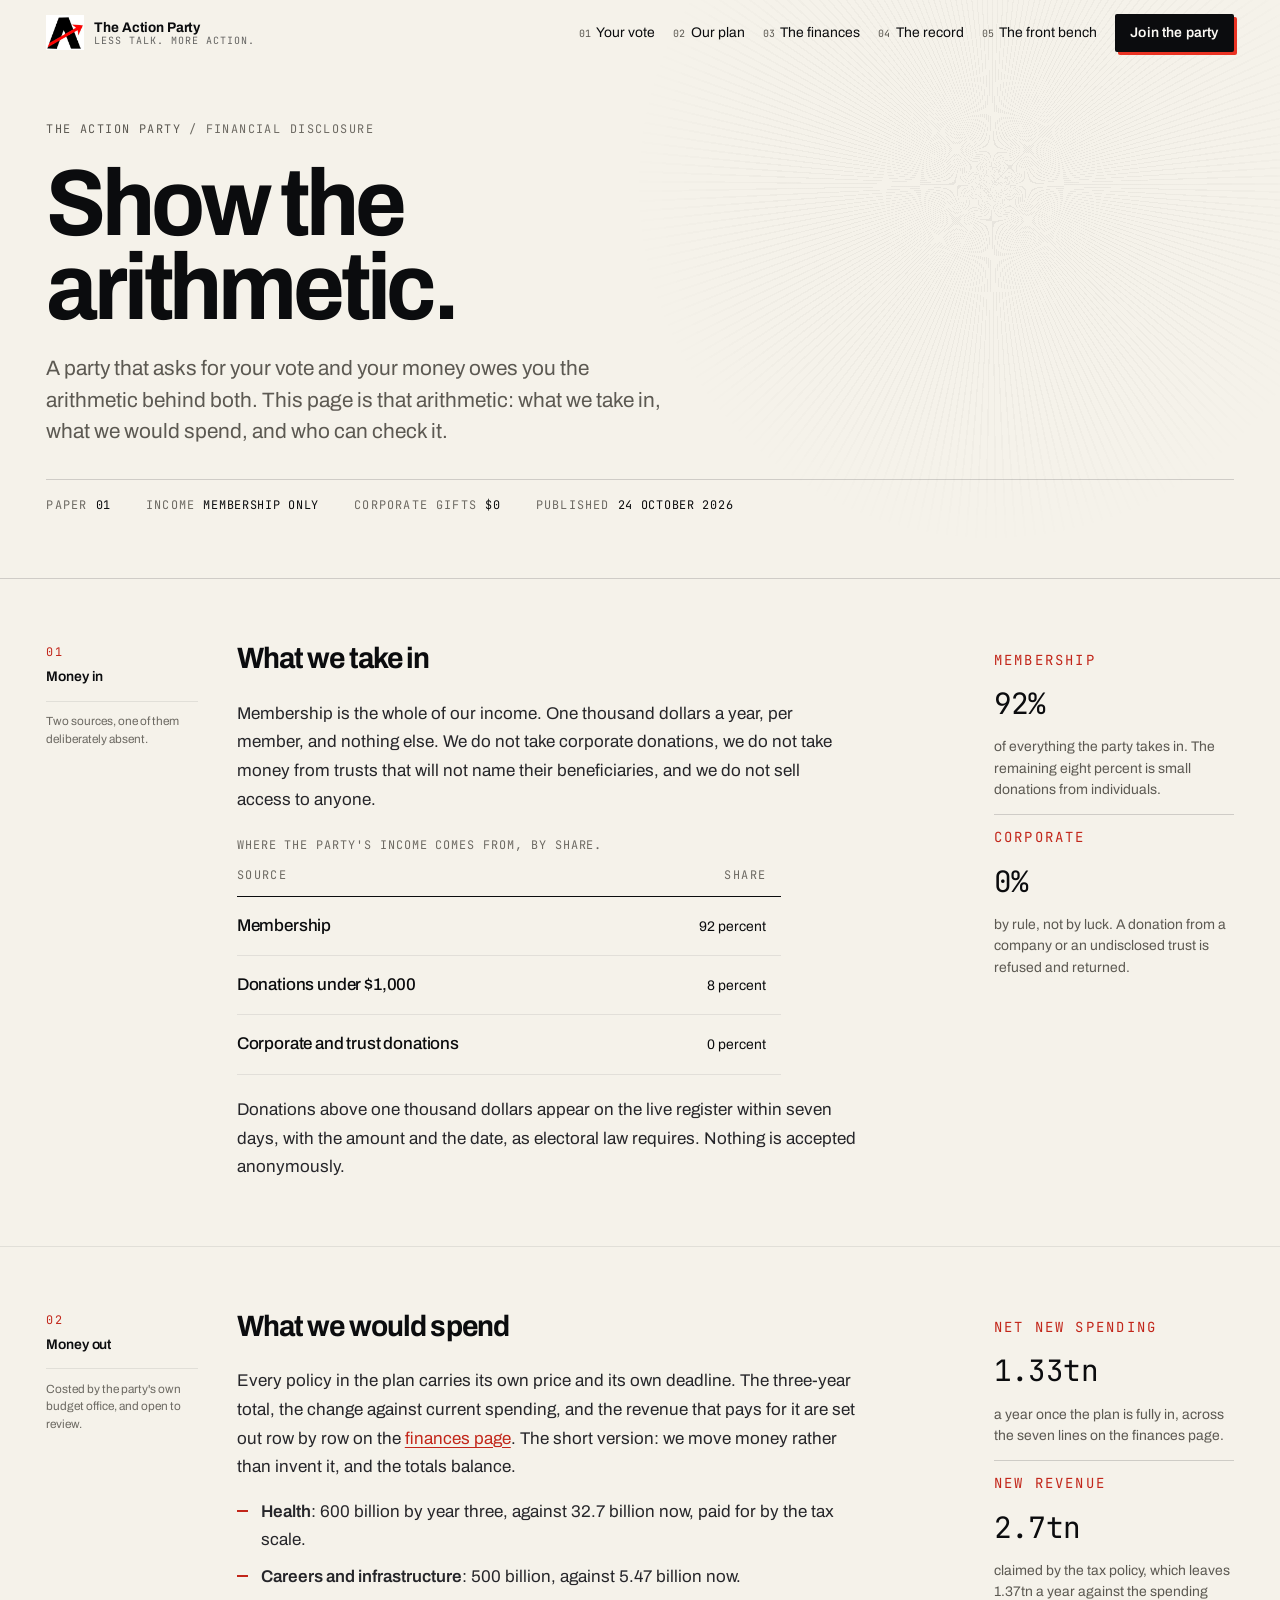
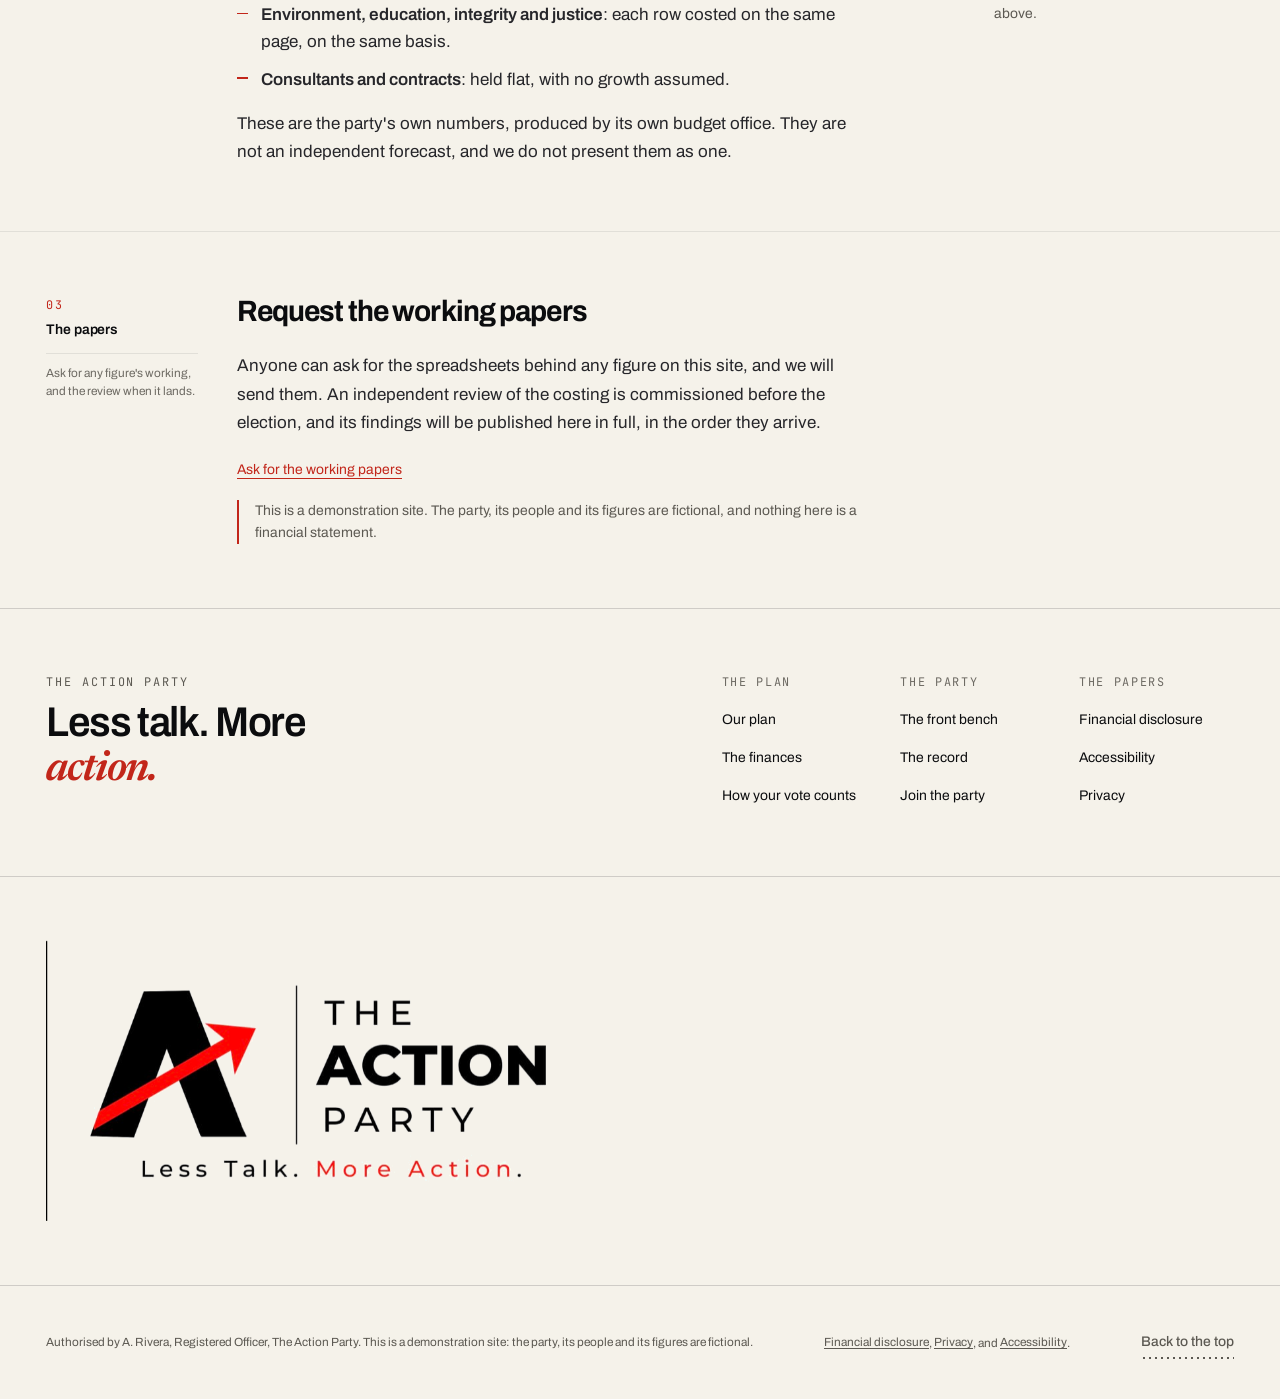
<file: financial-disclosure.html>
<!doctype html>
<html lang="en-NZ">
  <head>
    <meta charset="utf-8" />
    <meta name="viewport" content="width=device-width, initial-scale=1" />
    <title>Financial disclosure: the working papers, in the open | The Action Party</title>
    <meta name="description" content="Where the money comes from and where it goes: membership, donations, the three-year costing, and the working papers anyone can ask for." />
    <link rel="canonical" href="https://the-action-party-website.vercel.app/financial-disclosure.html" />
    <meta name="theme-color" content="#ffffff" />
    <link rel="icon" href="assets/img/favicon-64.png" sizes="64x64" />
    <link rel="apple-touch-icon" href="assets/img/apple-touch-icon.png" />

    <meta property="og:type" content="article" />
    <meta property="og:site_name" content="The Action Party" />
    <meta property="og:locale" content="en_NZ" />
    <meta property="og:url" content="https://the-action-party-website.vercel.app/financial-disclosure.html" />
    <meta property="og:title" content="Financial disclosure | The Action Party" />
    <meta property="og:description" content="Where the money comes from and where it goes: membership, donations, the three-year costing, and the working papers anyone can ask for." />
    <meta property="og:image" content="https://the-action-party-website.vercel.app/assets/img/og-image.png" />
    <meta property="og:image:width" content="1200" />
    <meta property="og:image:height" content="630" />
    <meta property="og:image:alt" content="The Action Party lockup: Less talk. More action." />
    <meta name="twitter:card" content="summary_large_image" />
    <meta name="twitter:title" content="Financial disclosure | The Action Party" />
    <meta name="twitter:description" content="Where the money comes from and where it goes: membership, donations, the three-year costing, and the working papers anyone can ask for." />
    <meta name="twitter:image" content="https://the-action-party-website.vercel.app/assets/img/og-image.png" />

    <link rel="preload" href="assets/fonts/archivo-latin.woff2" as="font" type="font/woff2" crossorigin />
    <script>
      document.documentElement.classList.add("js");
    </script>
    <link rel="stylesheet" href="styles.css" />
    <script type="application/ld+json">
{
  "@context": "https://schema.org",
  "@graph": [
    {
      "@type": "WebPage",
      "@id": "https://the-action-party-website.vercel.app/financial-disclosure.html#webpage",
      "url": "https://the-action-party-website.vercel.app/financial-disclosure.html",
      "name": "Financial disclosure: the working papers, in the open | The Action Party",
      "description": "Where the money comes from and where it goes: membership, donations, the three-year costing, and the working papers anyone can ask for.",
      "inLanguage": "en-NZ",
      "isPartOf": {
        "@id": "https://the-action-party-website.vercel.app/#website"
      },
      "about": {
        "@id": "https://the-action-party-website.vercel.app/#party"
      },
      "primaryImageOfPage": "https://the-action-party-website.vercel.app/assets/img/og-image.png"
    },
    {
      "@type": "BreadcrumbList",
      "@id": "https://the-action-party-website.vercel.app/financial-disclosure.html#breadcrumb",
      "itemListElement": [
        {
          "@type": "ListItem",
          "position": 1,
          "name": "The Action Party",
          "item": "https://the-action-party-website.vercel.app/"
        },
        {
          "@type": "ListItem",
          "position": 2,
          "name": "Financial disclosure",
          "item": "https://the-action-party-website.vercel.app/financial-disclosure.html"
        }
      ]
    },
    {
      "@type": [
        "Organization",
        "PoliticalParty"
      ],
      "@id": "https://the-action-party-website.vercel.app/#party",
      "name": "The Action Party",
      "url": "https://the-action-party-website.vercel.app/",
      "slogan": "Less talk. More action.",
      "logo": {
        "@type": "ImageObject",
        "url": "https://the-action-party-website.vercel.app/assets/img/logo-lockup.png",
        "width": 824,
        "height": 424
      },
      "sameAs": [
        "https://github.com/lajoonpark/The-Action-Party-Website"
      ]
    }
  ]
}
    </script>
  </head>
  <body class="page">
    <a class="skip" href="#main">Skip to content</a>
    <div class="progress" aria-hidden="true" data-progress></div>

    <header class="masthead" data-masthead>
      <div class="shell masthead__inner">
        <a class="masthead__brand" href="/#top">
          <img src="assets/img/mark.png" alt="" width="268" height="248" />
          <span class="masthead__id">
            <span class="masthead__name">The Action Party</span>
            <span class="masthead__tag">Less talk. More action.</span>
          </span>
        </a>

        <button
          class="masthead__toggle"
          type="button"
          aria-expanded="false"
          aria-controls="site-nav"
          data-nav-toggle
        >
          <span class="masthead__toggle-bars" aria-hidden="true"></span>
          Menu
        </button>

        <nav class="nav" id="site-nav" aria-label="Primary" data-nav>
          <a href="/#system"><span class="nav__no">01</span> Your vote</a>
          <a href="/#plan"><span class="nav__no">02</span> Our plan</a>
          <a href="/#finances"><span class="nav__no">03</span> The finances</a>
          <a href="/#record"><span class="nav__no">04</span> The record</a>
          <a href="/#people"><span class="nav__no">05</span> The front bench</a>
          <a class="btn btn--join" href="/#join">Join the party</a>
        </nav>
      </div>
    </header>

    <main id="main">
      <header class="page__head">
        <div class="shell">
          <nav class="page__crumb" aria-label="Breadcrumb">
            <a href="/">The Action Party</a>
            <span aria-hidden="true">/</span>
            <span aria-current="page">Financial disclosure</span>
          </nav>
          <h1 class="page__title">Show the<br />arithmetic.</h1>
          <p class="page__lead">A party that asks for your vote and your money owes you the arithmetic behind both. This page is that arithmetic: what we take in, what we would spend, and who can check it.</p>
          <div class="page__meta">
            <span>Paper <b>01</b></span>
            <span>Income <b>Membership only</b></span>
            <span>Corporate gifts <b>$0</b></span>
            <span>Published <b>24 October 2026</b></span>
          </div>
        </div>
      </header>

      <section class="section page__section" id="what-we-take-in">
        <div class="shell page__grid">
          <div class="page__rail">
            <p class="rail__label">01</p>
            <p class="rail__figure">Money in</p>
            <p class="rail__note">Two sources, one of them deliberately absent.</p>
          </div>
          <div class="page__body">
            <h2 class="section__title">What we take in</h2>
              <p class="page__p">
                Membership is the whole of our income. One thousand dollars a
                year, per member, and nothing else. We do not take corporate
                donations, we do not take money from trusts that will not name
                their beneficiaries, and we do not sell access to anyone.
              </p>
              <table class="ledger ledger--page">
                <caption class="ledger__caption">
                  Where the party's income comes from, by share.
                </caption>
                <thead>
                  <tr>
                    <th scope="col">Source</th>
                    <th scope="col">Share</th>
                  </tr>
                </thead>
                <tbody>
                  <tr>
                    <th scope="row"><span class="ledger__area">Membership</span></th>
                    <td>92 percent</td>
                  </tr>
                  <tr>
                    <th scope="row">
                      <span class="ledger__area">Donations under $1,000</span>
                    </th>
                    <td>8 percent</td>
                  </tr>
                  <tr class="is-cut">
                    <th scope="row">
                      <span class="ledger__area">Corporate and trust donations</span>
                    </th>
                    <td>0 percent</td>
                  </tr>
                </tbody>
              </table>
              <p class="page__p">
                Donations above one thousand dollars appear on the live
                register within seven days, with the amount and the date, as
                electoral law requires. Nothing is accepted anonymously.
              </p>
          </div>
          <aside class="page__aside" aria-label="Income split">
            <p class="label">Membership</p>
            <p class="aside__num">92%</p>
            <p>of everything the party takes in. The remaining eight percent is small donations from individuals.</p>
            <span class="aside__rule" aria-hidden="true"></span>
            <p class="label">Corporate</p>
            <p class="aside__num">0%</p>
            <p>by rule, not by luck. A donation from a company or an undisclosed trust is refused and returned.</p>
          </aside>
        </div>
      </section>

      <section class="section page__section" id="what-we-would-spend">
        <div class="shell page__grid">
          <div class="page__rail">
            <p class="rail__label">02</p>
            <p class="rail__figure">Money out</p>
            <p class="rail__note">Costed by the party's own budget office, and open to review.</p>
          </div>
          <div class="page__body">
            <h2 class="section__title">What we would spend</h2>
              <p class="page__p">
                Every policy in the plan carries its own price and its own
                deadline. The three-year total, the change against current
                spending, and the revenue that pays for it are set out row by
                row on the <a href="/#finances">finances page</a>. The short
                version: we move money rather than invent it, and the totals
                balance.
              </p>
              <ul class="page__list">
                <li>
                  <strong>Health</strong>: 600 billion by year three, against
                  32.7 billion now, paid for by the tax scale.
                </li>
                <li>
                  <strong>Careers and infrastructure</strong>: 500 billion,
                  against 5.47 billion now.
                </li>
                <li>
                  <strong>Environment, education, integrity and justice</strong>:
                  each row costed on the same page, on the same basis.
                </li>
                <li>
                  <strong>Consultants and contracts</strong>: held flat, with no
                  growth assumed.
                </li>
              </ul>
              <p class="page__p">
                These are the party's own numbers, produced by its own budget
                office. They are not an independent forecast, and we do not
                present them as one.
              </p>
          </div>
          <aside class="page__aside" aria-label="Money out in short">
            <p class="label">Net new spending</p>
            <p class="aside__num">1.33tn</p>
            <p>a year once the plan is fully in, across the seven lines on the finances page.</p>
            <span class="aside__rule" aria-hidden="true"></span>
            <p class="label">New revenue</p>
            <p class="aside__num">2.7tn</p>
            <p>claimed by the tax policy, which leaves 1.37tn a year against the spending above.</p>
          </aside>
        </div>
      </section>

      <section class="section page__section" id="request-the-working-papers">
        <div class="shell page__grid">
          <div class="page__rail">
            <p class="rail__label">03</p>
            <p class="rail__figure">The papers</p>
            <p class="rail__note">Ask for any figure's working, and the review when it lands.</p>
          </div>
          <div class="page__body">
            <h2 class="section__title">Request the working papers</h2>
              <p class="page__p">
                Anyone can ask for the spreadsheets behind any figure on this
                site, and we will send them. An independent review of the
                costing is commissioned before the election, and its findings
                will be published here in full, in the order they arrive.
              </p>
              <p class="page__p">
                <a class="link" href="/#join">Ask for the working papers</a>
              </p>
              <p class="page__note">
                This is a demonstration site. The party, its people and its
                figures are fictional, and nothing here is a financial
                statement.
              </p>
          </div>
        </div>
      </section>

    </main>

    <footer class="footer" data-tone="paper">
      <div class="shell footer__top">
        <div class="footer__lead">
          <p class="label">The Action Party</p>
          <p class="footer__line">
            Less talk. More <em>action.</em>
          </p>
        </div>
        <nav class="footer__nav" aria-label="Footer">
          <div>
            <p class="footer__nav-title">The plan</p>
            <a href="/#plan">Our plan</a>
            <a href="/#finances">The finances</a>
            <a href="/#system">How your vote counts</a>
          </div>
          <div>
            <p class="footer__nav-title">The party</p>
            <a href="/#people">The front bench</a>
            <a href="/#record">The record</a>
            <a href="/#join">Join the party</a>
          </div>
          <div>
            <p class="footer__nav-title">The papers</p>
            <a href="/financial-disclosure.html">Financial disclosure</a>
            <a href="/accessibility.html">Accessibility</a>
            <a href="/privacy.html">Privacy</a>
          </div>
        </nav>
      </div>

      <div class="shell footer__print">
        <img
          class="footer__lockup"
          src="assets/img/logo-lockup.png"
          alt="The Action Party. Less talk. More action."
          width="824"
          height="424"
          decoding="async"
          data-print
        />
      </div>

      <div class="shell footer__legal">
        <p>
          Authorised by A. Rivera, Registered Officer, The Action Party. This is a
          demonstration site: the party, its people and its figures are fictional.
        </p>
        <p>
          <a href="/financial-disclosure.html">Financial disclosure</a>,
          <a href="/privacy.html">Privacy</a>, and
          <a href="/accessibility.html">Accessibility</a>.
        </p>
        <p class="footer__top-link"><a class="tlink" href="/#top">Back to the top</a></p>
      </div>
    </footer>
    <script src="main.js"></script>
  </body>
</html>
</file>
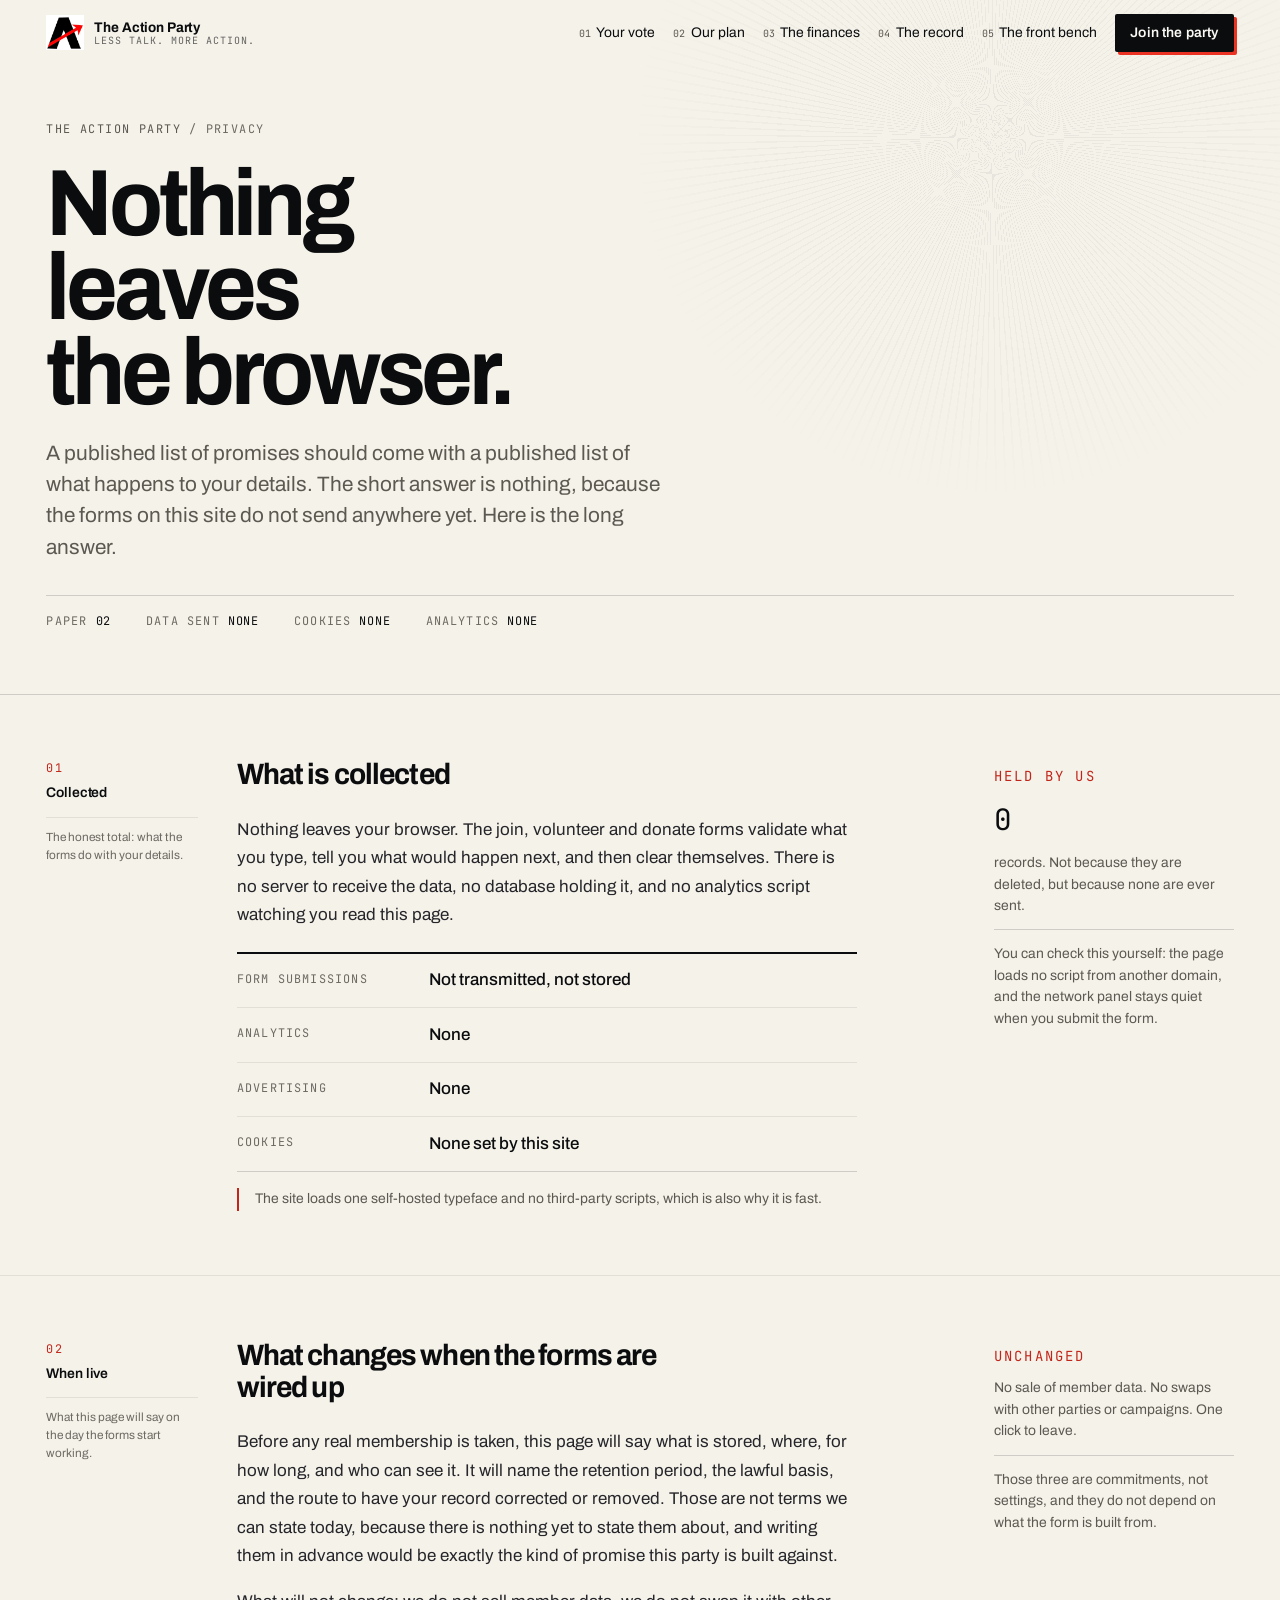
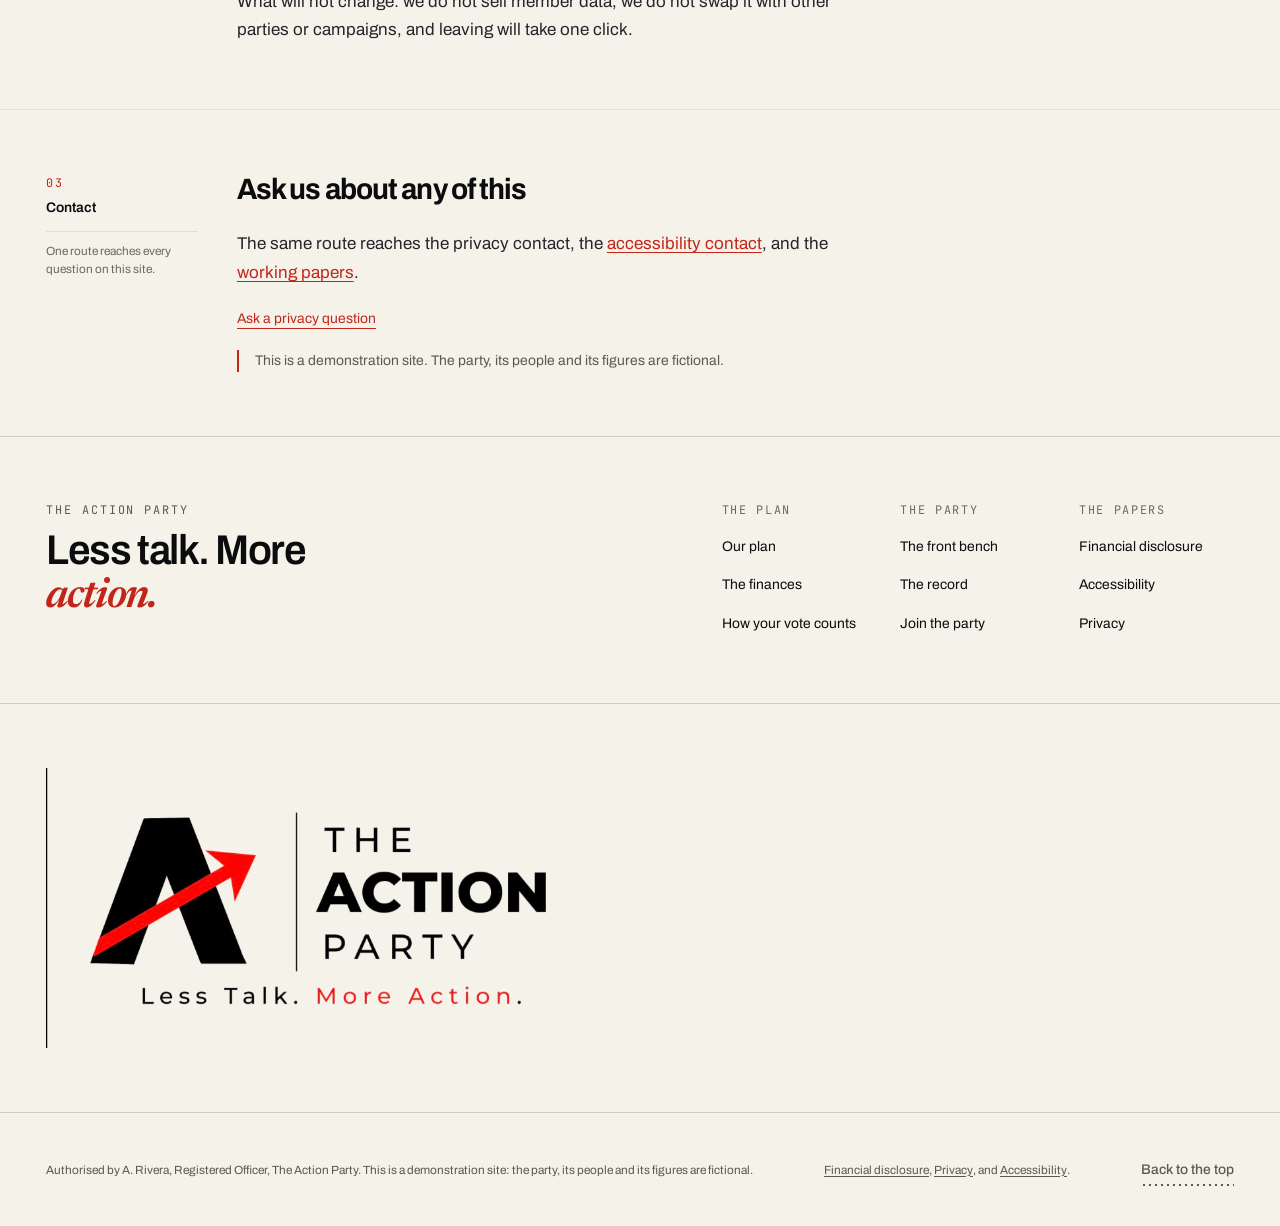
<file: privacy.html>
<!doctype html>
<html lang="en-NZ">
  <head>
    <meta charset="utf-8" />
    <meta name="viewport" content="width=device-width, initial-scale=1" />
    <title>Privacy: what this site collects | The Action Party</title>
    <meta name="description" content="Exactly what this site stores, what it does not, and why the forms do not transmit anything yet." />
    <link rel="canonical" href="https://the-action-party-website.vercel.app/privacy.html" />
    <meta name="theme-color" content="#ffffff" />
    <link rel="icon" href="assets/img/favicon-64.png" sizes="64x64" />
    <link rel="apple-touch-icon" href="assets/img/apple-touch-icon.png" />

    <meta property="og:type" content="article" />
    <meta property="og:site_name" content="The Action Party" />
    <meta property="og:locale" content="en_NZ" />
    <meta property="og:url" content="https://the-action-party-website.vercel.app/privacy.html" />
    <meta property="og:title" content="Privacy | The Action Party" />
    <meta property="og:description" content="Exactly what this site stores, what it does not, and why the forms do not transmit anything yet." />
    <meta property="og:image" content="https://the-action-party-website.vercel.app/assets/img/og-image.png" />
    <meta property="og:image:width" content="1200" />
    <meta property="og:image:height" content="630" />
    <meta property="og:image:alt" content="The Action Party lockup: Less talk. More action." />
    <meta name="twitter:card" content="summary_large_image" />
    <meta name="twitter:title" content="Privacy | The Action Party" />
    <meta name="twitter:description" content="Exactly what this site stores, what it does not, and why the forms do not transmit anything yet." />
    <meta name="twitter:image" content="https://the-action-party-website.vercel.app/assets/img/og-image.png" />

    <link rel="preload" href="assets/fonts/archivo-latin.woff2" as="font" type="font/woff2" crossorigin />
    <script>
      document.documentElement.classList.add("js");
    </script>
    <link rel="stylesheet" href="styles.css" />
    <script type="application/ld+json">
{
  "@context": "https://schema.org",
  "@graph": [
    {
      "@type": "WebPage",
      "@id": "https://the-action-party-website.vercel.app/privacy.html#webpage",
      "url": "https://the-action-party-website.vercel.app/privacy.html",
      "name": "Privacy: what this site collects | The Action Party",
      "description": "Exactly what this site stores, what it does not, and why the forms do not transmit anything yet.",
      "inLanguage": "en-NZ",
      "isPartOf": {
        "@id": "https://the-action-party-website.vercel.app/#website"
      },
      "about": {
        "@id": "https://the-action-party-website.vercel.app/#party"
      },
      "primaryImageOfPage": "https://the-action-party-website.vercel.app/assets/img/og-image.png"
    },
    {
      "@type": "BreadcrumbList",
      "@id": "https://the-action-party-website.vercel.app/privacy.html#breadcrumb",
      "itemListElement": [
        {
          "@type": "ListItem",
          "position": 1,
          "name": "The Action Party",
          "item": "https://the-action-party-website.vercel.app/"
        },
        {
          "@type": "ListItem",
          "position": 2,
          "name": "Privacy",
          "item": "https://the-action-party-website.vercel.app/privacy.html"
        }
      ]
    },
    {
      "@type": [
        "Organization",
        "PoliticalParty"
      ],
      "@id": "https://the-action-party-website.vercel.app/#party",
      "name": "The Action Party",
      "url": "https://the-action-party-website.vercel.app/",
      "slogan": "Less talk. More action.",
      "logo": {
        "@type": "ImageObject",
        "url": "https://the-action-party-website.vercel.app/assets/img/logo-lockup.png",
        "width": 824,
        "height": 424
      },
      "sameAs": [
        "https://github.com/lajoonpark/The-Action-Party-Website"
      ]
    }
  ]
}
    </script>
  </head>
  <body class="page">
    <a class="skip" href="#main">Skip to content</a>
    <div class="progress" aria-hidden="true" data-progress></div>

    <header class="masthead" data-masthead>
      <div class="shell masthead__inner">
        <a class="masthead__brand" href="/#top">
          <img src="assets/img/mark.png" alt="" width="268" height="248" />
          <span class="masthead__id">
            <span class="masthead__name">The Action Party</span>
            <span class="masthead__tag">Less talk. More action.</span>
          </span>
        </a>

        <button
          class="masthead__toggle"
          type="button"
          aria-expanded="false"
          aria-controls="site-nav"
          data-nav-toggle
        >
          <span class="masthead__toggle-bars" aria-hidden="true"></span>
          Menu
        </button>

        <nav class="nav" id="site-nav" aria-label="Primary" data-nav>
          <a href="/#system"><span class="nav__no">01</span> Your vote</a>
          <a href="/#plan"><span class="nav__no">02</span> Our plan</a>
          <a href="/#finances"><span class="nav__no">03</span> The finances</a>
          <a href="/#record"><span class="nav__no">04</span> The record</a>
          <a href="/#people"><span class="nav__no">05</span> The front bench</a>
          <a class="btn btn--join" href="/#join">Join the party</a>
        </nav>
      </div>
    </header>

    <main id="main">
      <header class="page__head">
        <div class="shell">
          <nav class="page__crumb" aria-label="Breadcrumb">
            <a href="/">The Action Party</a>
            <span aria-hidden="true">/</span>
            <span aria-current="page">Privacy</span>
          </nav>
          <h1 class="page__title">Nothing<br />leaves<br />the browser.</h1>
          <p class="page__lead">A published list of promises should come with a published list of what happens to your details. The short answer is nothing, because the forms on this site do not send anywhere yet. Here is the long answer.</p>
          <div class="page__meta">
            <span>Paper <b>02</b></span>
            <span>Data sent <b>None</b></span>
            <span>Cookies <b>None</b></span>
            <span>Analytics <b>None</b></span>
          </div>
        </div>
      </header>

      <section class="section page__section" id="what-is-collected">
        <div class="shell page__grid">
          <div class="page__rail">
            <p class="rail__label">01</p>
            <p class="rail__figure">Collected</p>
            <p class="rail__note">The honest total: what the forms do with your details.</p>
          </div>
          <div class="page__body">
            <h2 class="section__title">What is collected</h2>
              <p class="page__p">
                Nothing leaves your browser. The join, volunteer and donate
                forms validate what you type, tell you what would happen next,
                and then clear themselves. There is no server to receive the
                data, no database holding it, and no analytics script watching
                you read this page.
              </p>
              <dl class="page__facts">
                <div><dt>Form submissions</dt><dd>Not transmitted, not stored</dd></div>
                <div><dt>Analytics</dt><dd>None</dd></div>
                <div><dt>Advertising</dt><dd>None</dd></div>
                <div><dt>Cookies</dt><dd>None set by this site</dd></div>
              </dl>
              <p class="page__note">
                The site loads one self-hosted typeface and no third-party
                scripts, which is also why it is fast.
              </p>
          </div>
          <aside class="page__aside" aria-label="Summary of collection">
            <p class="label">Held by us</p>
            <p class="aside__num">0</p>
            <p>records. Not because they are deleted, but because none are ever sent.</p>
            <span class="aside__rule" aria-hidden="true"></span>
            <p>You can check this yourself: the page loads no script from another domain, and the network panel stays quiet when you submit the form.</p>
          </aside>
        </div>
      </section>

      <section class="section page__section" id="what-changes-when-the-forms-are-wired-up">
        <div class="shell page__grid">
          <div class="page__rail">
            <p class="rail__label">02</p>
            <p class="rail__figure">When live</p>
            <p class="rail__note">What this page will say on the day the forms start working.</p>
          </div>
          <div class="page__body">
            <h2 class="section__title">What changes when the forms are wired up</h2>
              <p class="page__p">
                Before any real membership is taken, this page will say what is
                stored, where, for how long, and who can see it. It will name
                the retention period, the lawful basis, and the route to have
                your record corrected or removed. Those are not terms we can
                state today, because there is nothing yet to state them about,
                and writing them in advance would be exactly the kind of
                promise this party is built against.
              </p>
              <p class="page__p">
                What will not change: we do not sell member data, we do not swap
                it with other parties or campaigns, and leaving will take one
                click.
              </p>
          </div>
          <aside class="page__aside" aria-label="The standing promise">
            <p class="label">Unchanged</p>
            <p>No sale of member data. No swaps with other parties or campaigns. One click to leave.</p>
            <span class="aside__rule" aria-hidden="true"></span>
            <p>Those three are commitments, not settings, and they do not depend on what the form is built from.</p>
          </aside>
        </div>
      </section>

      <section class="section page__section" id="ask-us-about-any-of-this">
        <div class="shell page__grid">
          <div class="page__rail">
            <p class="rail__label">03</p>
            <p class="rail__figure">Contact</p>
            <p class="rail__note">One route reaches every question on this site.</p>
          </div>
          <div class="page__body">
            <h2 class="section__title">Ask us about any of this</h2>
              <p class="page__p">
                The same route reaches the privacy contact, the
                <a href="/accessibility.html">accessibility contact</a>, and the
                <a href="/financial-disclosure.html">working papers</a>.
              </p>
              <p class="page__p">
                <a class="link" href="/#join">Ask a privacy question</a>
              </p>
              <p class="page__note">
                This is a demonstration site. The party, its people and its
                figures are fictional.
              </p>
          </div>
        </div>
      </section>

    </main>

    <footer class="footer" data-tone="paper">
      <div class="shell footer__top">
        <div class="footer__lead">
          <p class="label">The Action Party</p>
          <p class="footer__line">
            Less talk. More <em>action.</em>
          </p>
        </div>
        <nav class="footer__nav" aria-label="Footer">
          <div>
            <p class="footer__nav-title">The plan</p>
            <a href="/#plan">Our plan</a>
            <a href="/#finances">The finances</a>
            <a href="/#system">How your vote counts</a>
          </div>
          <div>
            <p class="footer__nav-title">The party</p>
            <a href="/#people">The front bench</a>
            <a href="/#record">The record</a>
            <a href="/#join">Join the party</a>
          </div>
          <div>
            <p class="footer__nav-title">The papers</p>
            <a href="/financial-disclosure.html">Financial disclosure</a>
            <a href="/accessibility.html">Accessibility</a>
            <a href="/privacy.html">Privacy</a>
          </div>
        </nav>
      </div>

      <div class="shell footer__print">
        <img
          class="footer__lockup"
          src="assets/img/logo-lockup.png"
          alt="The Action Party. Less talk. More action."
          width="824"
          height="424"
          decoding="async"
          data-print
        />
      </div>

      <div class="shell footer__legal">
        <p>
          Authorised by A. Rivera, Registered Officer, The Action Party. This is a
          demonstration site: the party, its people and its figures are fictional.
        </p>
        <p>
          <a href="/financial-disclosure.html">Financial disclosure</a>,
          <a href="/privacy.html">Privacy</a>, and
          <a href="/accessibility.html">Accessibility</a>.
        </p>
        <p class="footer__top-link"><a class="tlink" href="/#top">Back to the top</a></p>
      </div>
    </footer>
    <script src="main.js"></script>
  </body>
</html>
</file>
<file: styles.css>
/* The Action Party
   A printed campaign, not a web page.
   Paper stock, ink, one red plate. Every section is a different printing
   operation: a cover, a ruled index, a machine you can operate, a filing
   cabinet, a ledger, a stamped card. Motion is per section, and every
   control answers on hover and on press.
   ------------------------------------------------------------------ */

@font-face {
  font-family: "Archivo";
  src: url("assets/fonts/archivo-latin.woff2") format("woff2-variations");
  font-weight: 100 900;
  font-stretch: 62% 125%;
  font-display: swap;
}
@font-face {
  font-family: "Newsreader";
  src: url("assets/fonts/newsreader-normal-400-latin.woff2") format("woff2");
  font-weight: 400;
  font-style: normal;
  font-display: swap;
}
@font-face {
  font-family: "Newsreader";
  src: url("assets/fonts/newsreader-italic-400-latin.woff2") format("woff2");
  font-weight: 400;
  font-style: italic;
  font-display: swap;
}
@font-face {
  font-family: "Mono";
  src: url("assets/fonts/jetbrains-mono-normal-400-latin.woff2") format("woff2");
  font-weight: 400;
  font-style: normal;
  font-display: swap;
}
@font-face {
  font-family: "Mono";
  src: url("assets/fonts/jetbrains-mono-normal-500-latin.woff2") format("woff2");
  font-weight: 500;
  font-style: normal;
  font-display: swap;
}

:root {
  /* Stock and ink. The lockup is the brand's own black and red on white,
     so any field that carries it uses --paper-hi, not the tinted stock. */
  --paper: #f5f2ea;
  --paper-hi: #fbf9f4;
  --bone: #e7e0cf;
  --bone-2: #ded5c0;
  --ink: #0b0c0e;
  --ink-2: #5c5952;
  --ink-3: #6d6a63;
  --on-ink: #f2eee4;
  --on-ink-2: #b3ac9d;
  --red: #ea3323;
  --red-ink: #c2261a;
  --red-lift: #ff6a55;
  --rule: rgba(11, 12, 14, 0.16);
  --rule-soft: rgba(11, 12, 14, 0.08);
  --rule-ink: rgba(242, 238, 228, 0.18);

  --display: "Archivo", "Helvetica Neue", Arial, sans-serif;
  --serif: "Newsreader", Georgia, "Times New Roman", serif;
  --mono: "Mono", ui-monospace, "SFMono-Regular", Menlo, monospace;

  --step--2: clamp(0.6875rem, 0.66rem + 0.1vw, 0.75rem);
  --step--1: clamp(0.8125rem, 0.79rem + 0.1vw, 0.875rem);
  --step-0: clamp(1rem, 0.96rem + 0.18vw, 1.0625rem);
  --step-1: clamp(1.125rem, 1.06rem + 0.3vw, 1.3125rem);
  --step-2: clamp(1.375rem, 1.2rem + 0.8vw, 1.875rem);
  --step-3: clamp(1.875rem, 1.4rem + 2vw, 3.25rem);
  --step-4: clamp(2.5rem, 1.5rem + 4.4vw, 5rem);
  --step-5: clamp(3rem, 1.2rem + 7.4vw, 7rem);
  --statement: clamp(3.1rem, 0.4rem + 12.6vw, 11.5rem);

  --gutter: clamp(1.25rem, 0.5rem + 3vw, 4rem);
  --shell: 84rem;
  --measure: 62ch;
  --pad-1: 2.5rem;
  --pad-2: 4rem;
  --pad-3: 6.5rem;

  --ease: cubic-bezier(0.16, 0.84, 0.28, 1);
  --spring: cubic-bezier(0.22, 1.3, 0.36, 1);
  --snap: cubic-bezier(0.7, 0, 0.25, 1);
  --dur: 460ms;

  --tone-bg: var(--paper);
  --tone-ink: var(--ink);
  --tone-soft: var(--ink-2);
  --tone-rule: var(--rule);
  --tone-accent: var(--red-ink);
}

*,
*::before,
*::after { box-sizing: border-box; }

html {
  -webkit-text-size-adjust: 100%;
  scroll-behavior: smooth;
  scroll-padding-top: 5.5rem;
}

body {
  margin: 0;
  background: var(--tone-bg);
  color: var(--ink);
  font-family: var(--display);
  font-variation-settings: "wdth" 100, "wght" 400;
  font-size: var(--step-0);
  line-height: 1.55;
  font-synthesis: none;
  text-rendering: optimizeLegibility;
  -webkit-font-smoothing: antialiased;
  overflow-x: clip;
}

img { display: block; max-width: 100%; height: auto; }
a { color: inherit; }
h1, h2, h3, h4, p, ul, ol, dl, dd, figure, blockquote { margin: 0; }
ul, ol { padding: 0; list-style: none; }
button, input, select, textarea { font: inherit; color: inherit; }
svg { display: block; }
table { border-collapse: collapse; }
::selection { background: var(--red); color: var(--paper-hi); }

/* The ring is always the red plate and always sits outside the element, at the
   same 2px. currentColor would have turned it black on body copy, and a ring
   that changes colour with the text is a ring a reader has to hunt for. */
:focus-visible {
  outline: 2px solid var(--red-ink);
  outline-offset: 3px;
  border-radius: 1px;
}
[data-tone="ink"] :focus-visible,
[data-tone="dark"] :focus-visible {
  outline-color: var(--red-lift);
}

.visually-hidden {
  position: absolute;
  width: 1px; height: 1px;
  margin: -1px; padding: 0;
  overflow: hidden;
  clip-path: inset(50%);
  white-space: nowrap;
}

.skip {
  position: fixed;
  left: var(--gutter);
  top: 0;
  z-index: 200;
  transform: translateY(-130%);
  background: var(--ink);
  color: var(--paper-hi);
  padding: 0.8rem 1.3rem;
  font-size: var(--step--1);
  font-variation-settings: "wght" 600;
  text-decoration: none;
  transition: transform 200ms var(--snap);
}
.skip:focus-visible {
  transform: translateY(0.6rem);
  /* The ring is drawn outside the ink slab, so it lands on the paper: it has
     to be the red plate, not paper-on-paper. */
  outline: 2px solid var(--red-ink);
  outline-offset: 3px;
}

.shell {
  width: 100%;
  max-width: var(--shell);
  margin-inline: auto;
  padding-inline: var(--gutter);
}

/* ---------- Shared print furniture ---------- */

.label {
  font-family: var(--mono);
  font-size: var(--step--2);
  font-weight: 500;
  letter-spacing: 0.16em;
  text-transform: uppercase;
  color: var(--tone-soft);
}
/* Section labels sit in their own column, and the column alone sets their
   width. A 12ch cap broke "The undertaking" into nine lines, and balance split
   "05 / The front bench" while its neighbours stayed on one line, so the run of
   section heads had no shared baseline. */
.shell > .label,
.bench > .shell > .label { text-wrap: nowrap; }

.rule-draw {
  position: relative;
}
.rule-draw::after {
  content: "";
  position: absolute;
  inset-inline: 0;
  bottom: 0;
  height: 1px;
  background: var(--tone-accent);
  transform: scaleX(0);
  transform-origin: left;
  transition: transform 700ms var(--ease);
}
.rule-draw.is-in::after { transform: scaleX(1); }

.grain {
  position: fixed;
  inset: 0;
  z-index: 90;
  pointer-events: none;
  opacity: 0.32;
  mix-blend-mode: multiply;
  background-image: url("data:image/svg+xml,%3Csvg xmlns='http://www.w3.org/2000/svg' width='180' height='180'%3E%3Cfilter id='n'%3E%3CfeTurbulence type='fractalNoise' baseFrequency='0.82' numOctaves='3' stitchTiles='stitch'/%3E%3CfeColorMatrix type='saturate' values='0'/%3E%3C/filter%3E%3Crect width='180' height='180' filter='url(%23n)' opacity='0.28'/%3E%3C/svg%3E");
}

/* Halftone screen: greyscale the art, lay a dot grid over it, then print
   ink on top. The plate keeps its own geometry; only the tone changes. */
.ht {
  position: relative;
  isolation: isolate;
}
.ht::after {
  content: "";
  position: absolute;
  inset: 0;
  z-index: 2;
  pointer-events: none;
  background-image: radial-gradient(circle at center, #000 0.9px, transparent 1.1px);
  background-size: var(--dot, 3px) var(--dot, 3px);
  mix-blend-mode: hard-light;
  opacity: 0.5;
}

/* ---------- Buttons, links, chips ---------- */

.btn {
  --btn-bg: var(--tone-ink);
  --btn-fg: var(--paper-hi);
  --btn-shadow: var(--red);
  position: relative;
  display: inline-flex;
  align-items: center;
  gap: 0.7em;
  padding: 0.85em 1.5em;
  border: 0;
  border-radius: 2px;
  background: var(--btn-bg);
  color: var(--btn-fg);
  font-family: var(--display);
  font-size: var(--step--1);
  font-variation-settings: "wght" 600;
  letter-spacing: 0.01em;
  text-decoration: none;
  cursor: pointer;
  box-shadow: 4px 4px 0 0 var(--btn-shadow);
  transition:
    transform 220ms var(--ease),
    box-shadow 220ms var(--ease),
    background-color 220ms var(--ease),
    color 220ms var(--ease);
}
.btn:hover,
.btn:focus-visible {
  transform: translate(4px, 4px);
  box-shadow: 0 0 0 0 var(--btn-shadow);
  background: var(--red-ink);
  color: var(--paper-hi);
}
.btn:active {
  transform: translate(4px, 5px) scale(0.99);
  box-shadow: 0 0 0 0 var(--btn-shadow);
}
.btn__arrow {
  display: inline-block;
  transition: transform 260ms var(--spring);
}
.btn:hover .btn__arrow { transform: translateX(0.32em); }

.btn--lg {
  padding: 1.05em 1.8em;
  font-size: var(--step-0);
}
.btn--block {
  display: flex;
  justify-content: space-between;
  width: 100%;
  box-shadow: none;
  padding: 1em 1.15em;
}
.btn--block:hover,
.btn--block:focus-visible { transform: none; }
.btn--block:active { transform: scale(0.995); }

.btn--join {
  padding: 0.6em 1.1em;
  font-size: var(--step--1);
  box-shadow: 3px 3px 0 0 var(--red);
}

.btn--ghost {
  --btn-bg: transparent;
  --btn-fg: var(--tone-ink);
  --btn-shadow: transparent;
  border: 1px solid var(--tone-rule);
  font-variation-settings: "wght" 500;
}
.btn--ghost:hover,
.btn--ghost:focus-visible {
  background: var(--tone-ink);
  color: var(--paper-hi);
  transform: none;
}
.btn--ghost:active { transform: scale(0.985); }

/* A link with a dotted rule whose dots swell on hover. */
.tlink {
  position: relative;
  display: inline-block;
  font-size: var(--step--1);
  font-variation-settings: "wght" 500;
  text-decoration: none;
  padding-bottom: 0.28em;
  background-image: radial-gradient(circle, currentColor 44%, transparent 46%);
  background-position: 0 100%;
  background-size: 6px 2px;
  background-repeat: repeat-x;
  transition: background-size 260ms var(--ease), color 200ms var(--ease);
}
.tlink:hover,
.tlink:focus-visible {
  color: var(--red-ink);
  background-size: 9px 4px;
}
.tlink:active { transform: translateY(1px); }

.chip {
  display: inline-flex;
  align-items: stretch;
  border: 1px solid var(--tone-rule);
  border-radius: 2px;
  font-family: var(--mono);
  font-size: var(--step--2);
  letter-spacing: 0.08em;
  text-transform: uppercase;
  overflow: hidden;
}
.chip__key {
  display: flex;
  align-items: center;
  padding: 0.35em 0.55em;
  background: var(--tone-ink);
  color: var(--paper-hi);
}
.chip__val {
  display: flex;
  align-items: center;
  padding: 0.35em 0.6em;
  color: var(--tone-soft);
}

/* ---------- Meter, progress, focus rail ---------- */

.progress {
  position: fixed;
  inset-block-start: 0;
  inset-inline: 0;
  height: 2px;
  z-index: 120;
  background: transparent;
  transform-origin: 0 50%;
  transform: scaleX(0);
  background: var(--red);
}

/* ---------- Masthead ---------- */

.masthead {
  position: fixed;
  inset-block-start: 0;
  inset-inline: 0;
  z-index: 110;
  color: var(--ink);
  transition:
    transform 420ms var(--snap),
    background-color 320ms var(--ease),
    color 320ms var(--ease),
    border-color 320ms var(--ease);
  border-bottom: 1px solid transparent;
}
.masthead__inner {
  display: flex;
  align-items: center;
  gap: 1.5rem;
  padding-block: 0.85rem;
  justify-content: space-between;
}
.masthead[data-tone="ink"],
.masthead[data-tone="dark"] {
  color: var(--on-ink);
}
.masthead.is-stuck {
  background: color-mix(in srgb, var(--page-bg, var(--paper)) 88%, transparent);
  backdrop-filter: blur(10px) saturate(1.1);
  border-bottom-color: var(--rule-soft);
}
.masthead.is-stuck[data-tone="ink"],
.masthead.is-stuck[data-tone="dark"] {
  /* 82% let pale content bleed through to about #353536, which took the live
     red link down to 4.34:1. At 94% the plate stays dark over any section. */
  background: color-mix(in srgb, #0b0c0e 94%, transparent);
  border-bottom-color: rgba(242, 238, 228, 0.14);
}
.masthead.is-hidden { transform: translateY(-105%); }

/* The join pill keeps its own inversion: over a dark section the masthead ink
   flips to cream, so the pill has to flip with it or it disappears into itself. */
.masthead[data-tone="ink"] .btn--join,
.masthead[data-tone="dark"] .btn--join {
  --btn-bg: var(--on-ink);
  --btn-fg: var(--ink);
  box-shadow: 3px 3px 0 0 var(--red);
}
.masthead[data-tone="ink"] .btn--join:hover,
.masthead[data-tone="ink"] .btn--join:focus-visible,
.masthead[data-tone="dark"] .btn--join:hover,
.masthead[data-tone="dark"] .btn--join:focus-visible {
  --btn-bg: var(--red-ink);
  --btn-fg: var(--paper-hi);
  box-shadow: 0 0 0 0 var(--red);
}

.masthead__brand {
  display: flex;
  align-items: center;
  gap: 0.65rem;
  text-decoration: none;
  transition: opacity 300ms var(--ease), transform 300ms var(--ease);
}
.masthead__brand:hover .masthead__name { color: var(--red-ink); }
.masthead__brand:active { transform: scale(0.985); }
.masthead__brand img { width: 2.35rem; }
.masthead__id {
  display: grid;
  line-height: 1.1;
}
.masthead__name {
  font-variation-settings: "wght" 700, "wdth" 96;
  font-size: var(--step--1);
  letter-spacing: -0.01em;
  transition: color 200ms var(--ease);
}
.masthead__tag {
  font-family: var(--mono);
  font-size: 0.625rem;
  letter-spacing: 0.1em;
  text-transform: uppercase;
  opacity: 0.62;
}

.masthead__toggle {
  display: none;
  align-items: center;
  gap: 0.5rem;
  background: none;
  border: 1px solid currentColor;
  border-radius: 2px;
  padding: 0.45rem 0.6rem;
  font-size: var(--step--2);
  letter-spacing: 0.1em;
  text-transform: uppercase;
  font-family: var(--mono);
  cursor: pointer;
  transition: background-color 200ms var(--ease), color 200ms var(--ease);
}
.masthead__toggle-bars,
.masthead__toggle-bars::before,
.masthead__toggle-bars::after {
  display: block;
  width: 1rem;
  height: 1.5px;
  background: currentColor;
  transition: transform 300ms var(--snap), opacity 200ms var(--ease);
}
.masthead__toggle-bars { position: relative; }
.masthead__toggle-bars::before,
.masthead__toggle-bars::after {
  content: "";
  position: absolute;
  left: 0;
}
.masthead__toggle-bars::before { top: -5px; }
.masthead__toggle-bars::after { top: 5px; }
.masthead__toggle[aria-expanded="true"] .masthead__toggle-bars { transform: rotate(45deg); }
.masthead__toggle[aria-expanded="true"] .masthead__toggle-bars::before { transform: rotate(-90deg) translateX(5px); }
.masthead__toggle[aria-expanded="true"] .masthead__toggle-bars::after { opacity: 0; }

.nav {
  display: flex;
  align-items: center;
  gap: clamp(0.6rem, 1.4vw, 1.6rem);
}
.nav a:not(.btn) {
  position: relative;
  display: inline-flex;
  align-items: baseline;
  gap: 0.4em;
  font-size: var(--step--1);
  text-decoration: none;
  padding-block: 0.4rem;
  transition: color 200ms var(--ease);
}
.nav a:not(.btn)::after {
  content: "";
  position: absolute;
  inset-inline: 0;
  bottom: 0.1rem;
  height: 1px;
  background: currentColor;
  transform: scaleX(0);
  transform-origin: left;
  transition: transform 280ms var(--ease);
}
.nav a:not(.btn):hover::after,
.nav a:not(.btn):focus-visible::after,
.nav a.is-current::after { transform: scaleX(1); }
.nav a:not(.btn):active { transform: translateY(1px); }
.nav a:not(.btn).is-current { color: var(--red-ink); }
.masthead[data-tone="ink"] .nav a:not(.btn).is-current,
.masthead[data-tone="dark"] .nav a:not(.btn).is-current { color: var(--red-lift); }
.nav__no {
  font-family: var(--mono);
  font-size: 0.625rem;
  /* Printed in the muted ink rather than at 55% opacity: blended, the opacity
     version landed at 4.21:1 against the sheet, under the 4.5:1 the
     accessibility page promises for all body text. */
  color: var(--ink-2);
}

@media (max-width: 62rem) {
  .masthead__toggle { display: inline-flex; }
  /* The open panel is a full-screen sheet, so the brand and the toggle have to
     be lifted above it: the toggle is the only way back out. */
  .masthead__brand,
  .masthead__toggle { position: relative; z-index: 3; }
  /* Under scripting the panel is a sheet that opens from the toggle. Without
     it there is no toggle to press, so the same links stay in the flow. */
  .js .nav {
    position: fixed;
    inset: 0;
    z-index: 2;
    flex-direction: column;
    align-items: flex-start;
    justify-content: center;
    gap: 0;
    padding: 4rem var(--gutter);
    background: var(--paper-hi);
    color: var(--ink);
    clip-path: circle(0% at calc(100% - 3rem) 2.4rem);
    transition: clip-path 620ms var(--ease);
    visibility: hidden;
  }
  .js .nav.is-open {
    clip-path: circle(150% at calc(100% - 3rem) 2.4rem);
    visibility: visible;
  }
  /* Fixed positioning is a scripted behaviour too (it hides on scroll and
     re-tones over dark sections). In the flow it takes its own space instead
     of covering the cover. */
  html:not(.js) .masthead {
    position: static;
    border-bottom-color: var(--rule);
  }
  html:not(.js) .masthead__inner { flex-wrap: wrap; row-gap: 0.35rem; }
  html:not(.js) .masthead .nav {
    position: static;
    flex: 1 0 100%;
    flex-wrap: wrap;
    gap: 0.15rem 1rem;
    padding: 0;
  }
  .nav a:not(.btn) {
    width: 100%;
    padding: 1.05rem 0;
    border-bottom: 1px solid var(--rule-soft);
    font-size: var(--step-2);
    font-variation-settings: "wght" 500;
    opacity: 0;
    transform: translateY(14px);
    transition: opacity 340ms var(--ease), transform 420ms var(--ease);
  }
  .nav.is-open a:not(.btn) {
    opacity: 1;
    transform: none;
  }
  .nav.is-open a:nth-child(1) { transition-delay: 90ms; }
  .nav.is-open a:nth-child(2) { transition-delay: 140ms; }
  .nav.is-open a:nth-child(3) { transition-delay: 190ms; }
  .nav.is-open a:nth-child(4) { transition-delay: 240ms; }
  .nav.is-open a:nth-child(5) { transition-delay: 290ms; }
  .nav .btn {
    margin-top: 2rem;
    opacity: 0;
    transition: opacity 300ms var(--ease) 340ms;
  }
  .nav.is-open .btn { opacity: 1; }

  /* These have to come last in the block: the sheet rules above set width,
     padding and opacity for the same links. */
  html:not(.js) .masthead__toggle { display: none; }
  html:not(.js) .nav a:not(.btn) {
    width: auto;
    padding: 0.2rem 0;
    border-bottom: 0;
    font-size: var(--step-0);
    opacity: 1;
    transform: none;
    transition: none;
  }
  html:not(.js) .nav .btn { margin: 0.4rem 0 0; opacity: 1; transition: none; }
}

/* ---------- Tones: each section re-points the three working variables ---------- */

[data-tone="paper"] {
  --tone-bg: var(--paper);
  --tone-ink: var(--ink);
  --tone-soft: var(--ink-2);
  --tone-rule: var(--rule);
  --tone-accent: var(--red-ink);
}
[data-tone="bone"] {
  --tone-bg: var(--bone);
  --tone-ink: var(--ink);
  --tone-soft: #4f4c45;
  --tone-rule: rgba(11, 12, 14, 0.2);
  --tone-accent: var(--red-ink);
}
[data-tone="ink"] {
  --tone-bg: var(--ink);
  --tone-ink: var(--on-ink);
  --tone-soft: var(--on-ink-2);
  --tone-rule: var(--rule-ink);
  --tone-accent: var(--red-lift);
}
.label--invert { color: var(--on-ink-2); }
[data-tone="ink"] .label,
[data-tone="dark"] .label { color: var(--on-ink-2); }

section { position: relative; }

/* ---------- COVER: a two-plate print on a sheet ---------- */

.cover {
  position: relative;
  min-height: 100svh;
  display: grid;
  align-content: center;
  padding-block: clamp(5.2rem, 9.5vh, 7rem) clamp(2.6rem, 5vh, 4rem);
  background: var(--paper-hi);
  isolation: isolate;
  overflow: clip;
}

.cover__field {
  position: absolute;
  inset: 0;
  z-index: 0;
  pointer-events: none;
}

/* A sunburst behind the sheet, drawn in one conic gradient and masked to a
   soft disc: the press light the rest of the page keeps referring back to. */
.cover__ray {
  position: absolute;
  right: -16vw;
  bottom: -18vh;
  width: 104vw;
  aspect-ratio: 1;
  background: repeating-conic-gradient(
    from 0deg at 50% 50%,
    rgba(11, 12, 14, 0.055) 0deg 0.32deg,
    transparent 0.32deg 4.4deg
  );
  mask-image: radial-gradient(circle at 50% 50%, #000 10%, transparent 66%);
  -webkit-mask-image: radial-gradient(circle at 50% 50%, #000 10%, transparent 66%);
}
.cover__sun {
  position: absolute;
  right: 6vw;
  bottom: -6vh;
  width: min(34rem, 46vw);
  aspect-ratio: 1;
  border-radius: 50%;
  background: radial-gradient(
    circle at 50% 50%,
    rgba(234, 51, 35, 0.16) 0%,
    rgba(234, 51, 35, 0.05) 46%,
    transparent 70%
  );
  animation: breathe 16s ease-in-out infinite;
}
@keyframes breathe {
  0%, 100% { transform: scale(1); opacity: 0.85; }
  50% { transform: scale(1.06); opacity: 1; }
}

.cover__inner {
  position: relative;
  z-index: 1;
  display: grid;
  gap: clamp(0.9rem, 2.2vh, 1.5rem);
  container-type: inline-size;
}

.cover__meta {
  display: flex;
  flex-wrap: wrap;
  gap: 0.45rem 0.6rem;
  padding-bottom: 0.8rem;
  border-bottom: 1px solid var(--rule);
  font-family: var(--mono);
  font-size: var(--step--2);
  letter-spacing: 0.14em;
  text-transform: uppercase;
  color: var(--ink-2);
}
.cover__dot { color: var(--red-ink); }

/* The masthead is sized from the width of the shell, so "More action." always
   sits on one line, and capped against the viewport height so the fold holds. */
.statement {
  font-size: min(15.1cqw, 25svh);
  line-height: 0.82;
  letter-spacing: -0.05em;
  font-variation-settings: "wght" 800, "wdth" 88;
  white-space: nowrap;
}
.statement__line { display: block; will-change: transform; }
.statement__line:first-child { color: var(--ink); }
.statement__line--action { color: var(--red); }
.js.motion .statement__line { opacity: 0; }

.cover__foot {
  display: grid;
  grid-template-columns: minmax(0, 1.02fr) minmax(0, 0.78fr) minmax(0, 0.9fr);
  gap: clamp(1.2rem, 3vw, 3rem);
  align-items: end;
  padding-top: clamp(0.9rem, 2.2vh, 1.5rem);
  border-top: 1px solid var(--rule);
}
.cover__col { display: grid; gap: 1.1rem; align-content: end; }

.cover__lede {
  font-size: var(--step-1);
  line-height: 1.42;
  letter-spacing: -0.012em;
  max-width: 34ch;
}
.cover__lede strong {
  font-variation-settings: "wght" 600;
  box-shadow: inset 0 -0.4em 0 rgba(234, 51, 35, 0.15);
}
.counts {
  display: flex;
  border-top: 1px solid var(--rule-soft);
  padding-top: 0.7rem;
}
.counts > div {
  flex: 1;
  display: grid;
  gap: 0.1rem;
  padding-right: 0.8rem;
  border-right: 1px solid var(--rule-soft);
}
.counts > div:last-child { border-right: 0; }
.counts dt {
  font-family: var(--mono);
  font-size: var(--step--2);
  letter-spacing: 0.12em;
  text-transform: uppercase;
  color: var(--ink-2);
}
.counts dd {
  font-size: var(--step-2);
  line-height: 1;
  letter-spacing: -0.02em;
  font-variation-settings: "wght" 600, "wdth" 96;
}

.cover__actions { display: grid; justify-items: start; gap: 0.9rem; }
.cover__promise {
  max-width: 30ch;
  font-family: var(--serif);
  font-style: italic;
  font-size: var(--step-0);
  line-height: 1.45;
  color: var(--ink-2);
}

/* The plate: a framed proof with crop marks, sitting slightly off-square the
   way a print does on a desk. */
.plate-figure {
  display: grid;
  gap: 0.6rem;
  padding: clamp(0.55rem, 1.4vw, 0.95rem);
  background: var(--paper);
  border: 1px solid var(--rule);
  box-shadow: 8px 8px 0 0 rgba(11, 12, 14, 0.05);
  rotate: -1.4deg;
  transition: rotate 700ms var(--ease), box-shadow 700ms var(--ease);
}
.plate-figure:hover {
  rotate: 0deg;
  box-shadow: 10px 10px 0 0 rgba(234, 51, 35, 0.16);
}
.plate-figure__print {
  position: relative;
  display: grid;
  overflow: hidden;
  padding: clamp(0.5rem, 1.6vw, 1.1rem);
  background: repeating-linear-gradient(
    90deg,
    rgba(11, 12, 14, 0.05) 0 1px,
    transparent 1px 3px
  );
}
.plate {
  grid-area: 1 / 1;
  width: 100%;
  height: auto;
  opacity: 0;
}
.plate--ink {
  position: relative;
  opacity: 1;
  transform: translate3d(calc(var(--mx, 0) * -9px), calc(var(--my, 0) * -6px), 0);
  transition: opacity 900ms var(--ease);
}
.plate--red {
  opacity: 0.92;
  mix-blend-mode: multiply;
  transform: translate3d(
    calc(var(--mx, 0) * -9px + var(--offx, 0px)),
    calc(var(--my, 0) * -6px + var(--offy, 0px)),
    0
  );
  transition: opacity 900ms var(--ease);
}
.js.motion .plate--ink,
.js.motion .plate--red { opacity: 0; }

.plate-figure__marks { position: absolute; inset: 0.3rem; pointer-events: none; }
.plate-figure__marks i {
  position: absolute;
  width: 0.6rem;
  height: 0.6rem;
  border: 1px solid rgba(11, 12, 14, 0.3);
}
.plate-figure__marks i:nth-child(1) { top: 0; left: 0; border-right: 0; border-bottom: 0; }
.plate-figure__marks i:nth-child(2) { top: 0; right: 0; border-left: 0; border-bottom: 0; }
.plate-figure__marks i:nth-child(3) { bottom: 0; left: 0; border-right: 0; border-top: 0; }
.plate-figure__marks i:nth-child(4) { bottom: 0; right: 0; border-left: 0; border-top: 0; }

.plate-figure__cap {
  display: grid;
  grid-template-columns: auto minmax(0, 1fr);
  gap: 0.15rem 0.7rem;
  font-size: var(--step--2);
  line-height: 1.45;
  color: var(--ink-2);
  padding-top: 0.5rem;
  border-top: 1px solid var(--rule-soft);
}
.plate-figure__cap .label { color: var(--red-ink); }

.cover__scroll {
  position: absolute;
  right: var(--gutter);
  bottom: clamp(1rem, 2.4vh, 1.6rem);
  z-index: 1;
  display: flex;
  align-items: center;
  gap: 0.55rem;
  font-family: var(--mono);
  font-size: var(--step--2);
  letter-spacing: 0.24em;
  text-transform: uppercase;
  color: var(--ink-3);
}
.cover__scroll-line {
  display: block;
  width: 3rem;
  height: 1px;
  background: linear-gradient(90deg, var(--ink-3), transparent);
  transform-origin: left;
  animation: scrollHint 2.8s var(--ease) infinite;
}
@keyframes scrollHint {
  0%, 10% { transform: scaleX(0); opacity: 0; }
  40% { opacity: 1; }
  100% { transform: scaleX(1); opacity: 0; }
}

@media (max-width: 68rem) {
  .cover__foot { grid-template-columns: minmax(0, 1fr) minmax(0, 1fr); }
  .plate-figure { order: 3; }
  .statement { font-size: min(15.1cqw, 22svh); }
}
@media (max-width: 46rem) {
  .cover { min-height: auto; padding-block: 5.2rem 2.5rem; align-content: start; }
  .cover__foot { grid-template-columns: 1fr; gap: 1.4rem; }
  .statement { font-size: 16.4cqw; }
  .cover__scroll { display: none; }
  .counts dd { font-size: var(--step-1); }
}

/* ---------- UNDERTAKING ---------- */

.undertaking {
  background: var(--paper);
  padding-block: var(--pad-3);
  border-top: 1px solid var(--rule);
}
.undertaking__inner {
  display: grid;
  grid-template-columns: minmax(0, 7rem) minmax(0, 1fr);
  gap: clamp(1.5rem, 4vw, 4rem);
}
.undertaking__line {
  grid-column: 2;
  max-width: 24ch;
  font-size: var(--step-3);
  line-height: 1.1;
  letter-spacing: -0.03em;
  font-variation-settings: "wght" 600, "wdth" 97;
  text-wrap: balance;
}
.undertaking__line [data-word] {
  transition: color 420ms var(--ease), opacity 420ms var(--ease);
}
/* The reveal brightens words rather than dimming them: at 17.5:1 against the
   lit 6.2:1, the effect still reads on scroll while every word stays legible
   for anyone who never triggers it. */
.js.motion .undertaking__line [data-word] { color: var(--ink-2); }
.js.motion .undertaking__line [data-word].is-lit { color: var(--ink); }
.undertaking__sign {
  grid-column: 2;
  display: grid;
  grid-template-columns: minmax(0, 1fr) auto;
  gap: 2rem;
  align-items: end;
  padding-top: 1.5rem;
  border-top: 1px solid var(--rule);
  margin-top: 1rem;
  color: var(--ink-2);
  max-width: 46rem;
}
.undertaking__sign p { font-size: var(--step-0); line-height: 1.6; }
.undertaking__sig { display: grid; text-align: right; }
.undertaking__sig-name {
  font-family: var(--serif);
  font-style: italic;
  font-size: 1.6rem;
  color: var(--ink);
  line-height: 1;
}
.undertaking__sig-role {
  font-family: var(--mono);
  font-size: var(--step--2);
  letter-spacing: 0.1em;
  text-transform: uppercase;
  margin-top: 0.3rem;
}
@media (max-width: 52rem) {
  .undertaking__inner { grid-template-columns: 1fr; }
  .undertaking__line, .undertaking__sign { grid-column: 1; }
  .undertaking__sign { grid-template-columns: 1fr; gap: 1rem; }
  .undertaking__sig { text-align: left; }
}

/* ---------- CONTENTS: a ruled index, rows that open ---------- */

.contents {
  background: var(--paper);
  padding-block: var(--pad-2) var(--pad-3);
  border-top: 1px solid var(--rule);
}
.contents__head {
  display: grid;
  grid-template-columns: minmax(0, 1fr) minmax(0, 26rem);
  gap: 2rem;
  align-items: end;
  padding-bottom: 1.6rem;
  border-bottom: 2px solid var(--ink);
}
.contents__title {
  font-size: var(--step-3);
  letter-spacing: -0.035em;
  line-height: 1;
  font-variation-settings: "wght" 700, "wdth" 94;
}
.contents__note { color: var(--ink-2); font-size: var(--step-0); }

.toc { border-bottom: 1px solid var(--rule); }
.toc__item { border-top: 1px solid var(--rule); }
.toc__item:first-child { border-top: 0; }

.toc__link {
  position: relative;
  display: grid;
  grid-template-columns: 3.5rem minmax(0, 1.1fr) minmax(0, 1.3fr) auto 2rem;
  gap: clamp(0.75rem, 2vw, 2rem);
  align-items: center;
  padding-block: clamp(1rem, 2.2vw, 1.6rem);
  text-decoration: none;
  isolation: isolate;
  transition: color 300ms var(--ease);
}
.toc__link::before {
  content: "";
  position: absolute;
  inset: 0 calc(var(--gutter) * -0.6);
  z-index: -1;
  background: var(--ink);
  transform: scaleY(0);
  transform-origin: bottom;
  transition: transform 420ms var(--ease);
}
.toc__link:hover::before,
.toc__link:focus-visible::before {
  transform: scaleY(1);
  transform-origin: top;
}
.toc__link:hover,
.toc__link:focus-visible { color: var(--paper-hi); }
.toc__link:active { transform: scale(0.998); }

.toc__no {
  font-family: var(--mono);
  font-size: var(--step--1);
  color: var(--red-ink);
  transition: color 300ms var(--ease), transform 420ms var(--spring);
}
.toc__link:hover .toc__no { color: var(--red-lift); transform: translateX(4px); }
.toc__name {
  font-size: clamp(1.15rem, 1.06rem + 0.55vw, 1.65rem);
  font-variation-settings: "wght" 600, "wdth" 97;
  letter-spacing: -0.02em;
  transition: transform 420ms var(--ease);
}
.toc__link:hover .toc__name { transform: translateX(10px); }
.toc__desc {
  font-size: var(--step--1);
  color: var(--ink-2);
  transition: color 300ms var(--ease);
}
.toc__link:hover .toc__desc { color: var(--on-ink-2); }
.toc__fig {
  font-family: var(--mono);
  font-size: var(--step--2);
  letter-spacing: 0.08em;
  text-transform: uppercase;
  color: var(--ink-2);
  white-space: nowrap;
  transition: color 300ms var(--ease);
}
.toc__link:hover .toc__fig { color: var(--on-ink); }
.toc__arrow {
  justify-self: end;
  font-size: 1.1rem;
  transform: translateX(-6px);
  opacity: 0.4;
  transition: transform 420ms var(--spring), opacity 300ms var(--ease);
}
.toc__link:hover .toc__arrow,
.toc__link:focus-visible .toc__arrow {
  transform: translateX(0);
  opacity: 1;
  color: var(--red-lift);
}
.js.motion [data-toc-row] {
  opacity: 0;
  transform: translateY(18px);
}
@media (max-width: 60rem) {
  .contents__head { grid-template-columns: 1fr; }
  .toc__link {
    grid-template-columns: 2.5rem minmax(0, 1fr) 1.5rem;
    grid-template-areas:
      "no name arrow"
      ". desc desc"
      ". fig fig";
    row-gap: 0.35rem;
    padding-block: 1.1rem;
  }
  .toc__no { grid-area: no; }
  .toc__name { grid-area: name; }
  .toc__desc { grid-area: desc; }
  .toc__fig { grid-area: fig; }
  .toc__arrow { grid-area: arrow; }
}

/* ---------- 01 THE COUNT: a machine you can operate ---------- */

.count {
  background: var(--ink);
  color: var(--on-ink);
  padding-block: var(--pad-3) var(--pad-2);
  overflow: clip;
  isolation: isolate;
}
.count__glow {
  position: absolute;
  left: 50%;
  top: 26%;
  width: min(70rem, 120vw);
  aspect-ratio: 1.4;
  translate: -50% 0;
  background: radial-gradient(
    ellipse at center,
    rgba(234, 51, 35, 0.18),
    rgba(234, 51, 35, 0.05) 45%,
    transparent 70%
  );
  pointer-events: none;
  z-index: 0;
}

.count__head {
  position: relative;
  z-index: 1;
  display: grid;
  grid-template-columns: minmax(0, 12rem) minmax(0, 1fr);
  gap: 1.2rem clamp(1.5rem, 4vw, 4rem);
  align-items: start;
}
.count__title {
  grid-column: 2;
  font-size: var(--step-4);
  line-height: 0.95;
  letter-spacing: -0.04em;
  font-variation-settings: "wght" 700, "wdth" 94;
}
.count__title em {
  font-family: var(--serif);
  font-style: italic;
  font-weight: 400;
  letter-spacing: -0.02em;
  color: var(--red-lift);
}
.count__intro {
  grid-column: 2;
  max-width: 54ch;
  color: var(--on-ink-2);
  font-size: var(--step-1);
  line-height: 1.5;
  letter-spacing: -0.008em;
}
.js.motion .count__head [data-reveal] { opacity: 0; transform: translateY(24px); }

.count__stage {
  position: relative;
  z-index: 1;
  display: grid;
  grid-template-columns: minmax(0, 1.6fr) minmax(0, 1fr);
  gap: clamp(2rem, 5vw, 5rem);
  align-items: center;
  padding-top: var(--pad-2);
}

/* --- the object --- */

.count__machine { display: grid; gap: 1.4rem; justify-items: center; }
.scene {
  width: 100%;
  perspective: 1900px;
  perspective-origin: 50% 44%;
  display: grid;
  justify-items: center;
  touch-action: manipulation;
}
.rig {
  transform-style: preserve-3d;
  transform: rotateX(var(--rx, 13deg)) rotateY(var(--ry, -15deg));
  transition: transform 800ms var(--ease);
  will-change: transform;
  width: 100%;
  display: grid;
  justify-items: center;
}
.machine {
  position: relative;
  transform-style: preserve-3d;
  width: min(46rem, 94%);
  aspect-ratio: 660 / 430;
  font-size: 2.15cqi;
  container-type: inline-size;
}

/* The body is extruded by JS: N thin copies of the shell, each a little
   further from the face, so the edge is real geometry rather than a drawn
   line and it holds up when the rig tilts. */
.machine__slab { position: absolute; inset: 0; transform-style: preserve-3d; pointer-events: none; }
.slab {
  position: absolute;
  inset: 0;
  border-radius: 3.2cqw;
  background: #b9ae95;
  border: 1px solid rgba(11, 12, 14, 0.18);
}
.slab:nth-child(even) { background: #c6bca4; }

.machine__edge {
  position: absolute;
  transform-style: preserve-3d;
  backface-visibility: hidden;
  border: 1px solid rgba(11, 12, 14, 0.2);
  overflow: hidden;
}
.machine__edge--top {
  left: 0;
  top: 0;
  width: 100%;
  height: var(--depth, 46px);
  transform-origin: 50% 0;
  transform: rotateX(90deg);
  background: linear-gradient(180deg, #cec4ab 0%, #b7ac93 100%);
  border-radius: 3.2cqw 3.2cqw 0 0;
}
.machine__edge--right {
  right: 0;
  top: 0;
  width: var(--depth, 46px);
  height: 100%;
  transform-origin: 100% 50%;
  transform: rotateY(-90deg);
  background: linear-gradient(90deg, #a89d84 0%, #8d8369 100%);
  border-radius: 0 3.2cqw 3.2cqw 0;
}

.machine__plate {
  position: absolute;
  left: 5%;
  top: 26%;
  font-family: var(--mono);
  font-size: clamp(0.5rem, 0.8cqw, 0.7rem);
  letter-spacing: 0.26em;
  color: #54514a;
}
.machine__engrave {
  position: absolute;
  right: 5%;
  bottom: 24%;
  font-family: var(--mono);
  font-size: clamp(0.46rem, 0.72cqw, 0.66rem);
  letter-spacing: 0.22em;
  color: #57544c;
}

/* The slot, cut into the top face, with the ballot going through it. */
.slot {
  position: absolute;
  left: 50%;
  top: 34%;
  translate: -50% 0;
  width: 38%;
  height: 30%;
  border-radius: 999px;
  background: #2a2925;
  box-shadow:
    inset 0 1px 4px rgba(0, 0, 0, 0.85),
    0 0 0 1px rgba(255, 255, 255, 0.16);
  overflow: hidden;
}
.slot__mouth {
  position: absolute;
  inset: 38% 8%;
  border-radius: 999px;
  background: #050506;
}
.slip {
  position: absolute;
  left: 50%;
  bottom: 30%;
  width: 52%;
  height: 260%;
  translate: -50% 0;
  background: var(--paper-hi);
  border-top: 3px solid var(--red);
  transform: translateY(-135%);
  transition: transform 700ms var(--snap);
  box-shadow: 0 1px 0 rgba(11, 12, 14, 0.35);
}
.machine[data-cast="true"] .slip { transform: translateY(34%); }

.machine__screws {
  position: absolute;
  inset: 12% 22%;
  background-image: radial-gradient(circle, rgba(11, 12, 14, 0.5) 42%, transparent 45%);
  background-size: 100% 33.3%;
  background-repeat: no-repeat;
}
.machine__lever {
  position: absolute;
  left: 24%;
  top: 6%;
  width: 52%;
  height: 20%;
  border-radius: 999px;
  background: linear-gradient(180deg, #6d6552, #433e31);
  box-shadow: 0 1px 2px rgba(0, 0, 0, 0.5), inset 0 1px 0 rgba(255, 255, 255, 0.25);
  transition: transform 260ms var(--spring);
}
.machine[data-cast="true"] .machine__lever { transform: translateY(46%) scaleY(0.7); }

.machine__face {
  position: absolute;
  inset: 0;
  z-index: 3;
  transform-style: preserve-3d;
  display: grid;
  grid-template-rows: auto minmax(0, 1fr) auto auto;
  gap: 1.2cqw;
  padding: 2.4cqw 2.6cqw 2cqw;
  border-radius: 3.2cqw;
  background:
    radial-gradient(130% 70% at 10% -10%, #fffdf8 0%, transparent 46%),
    linear-gradient(176deg, var(--paper-hi) 0%, #f0ebdf 44%, #ded5be 100%);
  color: var(--ink);
  border: 1px solid rgba(11, 12, 14, 0.24);
  box-shadow:
    inset 0 1px 0 rgba(255, 255, 255, 0.95),
    inset 0 -2px 5px rgba(11, 12, 14, 0.12);
  transform: translateZ(var(--depth, 46px));
}
.machine__face::after {
  content: "";
  position: absolute;
  inset: 0;
  border-radius: inherit;
  pointer-events: none;
  background: linear-gradient(102deg, transparent 30%, rgba(255, 255, 255, 0.5) 42%, transparent 54%);
  opacity: 0.45;
  mix-blend-mode: soft-light;
}

.machine__strip {
  display: flex;
  justify-content: space-between;
  align-items: center;
  gap: 1cqw;
  padding-bottom: 1cqw;
  border-bottom: 1px solid rgba(11, 12, 14, 0.18);
  font-family: var(--mono);
  font-size: 1.02cqw;
  letter-spacing: 0.2em;
  text-transform: uppercase;
  color: rgba(11, 12, 14, 0.52);
}
.machine__state { color: #a82015; }

.machine__panels {
  display: grid;
  grid-template-columns: minmax(0, 0.92fr) minmax(0, 1.08fr);
  gap: 1.5cqw;
  align-items: stretch;
  min-height: 0;
}

/* The screen: a recessed window, lit from within. */
.screen {
  position: relative;
  display: grid;
  align-content: center;
  gap: 0.45cqw;
  padding: 1.5cqw 1.6cqw;
  border-radius: 1.2cqw;
  background: linear-gradient(166deg, #17191b 0%, #0a0b0d 58%, #101315 100%);
  border: 1px solid rgba(0, 0, 0, 0.65);
  box-shadow:
    inset 0 2px 9px rgba(0, 0, 0, 0.95),
    inset 0 -1px 0 rgba(255, 255, 255, 0.07),
    0 0 0 2px rgba(11, 12, 14, 0.14);
  color: var(--on-ink);
  overflow: hidden;
}
.screen::after {
  content: "";
  position: absolute;
  inset: 0;
  background: repeating-linear-gradient(0deg, rgba(255, 255, 255, 0.055) 0 1px, transparent 1px 3px);
  pointer-events: none;
  opacity: 0.55;
}
.screen__top {
  display: flex;
  justify-content: space-between;
  align-items: center;
  font-family: var(--mono);
  font-size: clamp(0.5rem, 0.84cqw, 0.7rem);
  letter-spacing: 0.2em;
  text-transform: uppercase;
  color: #8b8679;
}
.screen__led {
  width: 0.5cqw;
  height: 0.5cqw;
  border-radius: 50%;
  background: #4a4640;
  transition: background-color 320ms var(--ease), box-shadow 320ms var(--ease);
}
.machine[data-cast="true"] .screen__led {
  background: #79e08d;
  box-shadow: 0 0 9px #79e08d;
}
.screen__vote {
  display: flex;
  align-items: baseline;
  gap: 0.12em;
  font-size: 5.2cqw;
  line-height: 0.88;
  letter-spacing: -0.05em;
  font-variation-settings: "wght" 600, "wdth" 90;
  color: var(--red-lift);
  font-variant-numeric: tabular-nums;
}
.screen__vote i { font-style: normal; font-size: 0.34em; color: #cdc6b6; }
.screen__seats {
  font-family: var(--mono);
  font-size: clamp(0.55rem, 1.05cqw, 0.82rem);
  letter-spacing: 0.1em;
  text-transform: uppercase;
  color: #cfc9ba;
}
.screen__seats span { font-size: 1.7em; color: var(--on-ink); }
.screen__note {
  font-family: var(--mono);
  font-size: clamp(0.5rem, 0.88cqw, 0.72rem);
  letter-spacing: 0.06em;
  color: #8b8679;
}

.chamber-wrap {
  display: grid;
  align-items: center;
  padding: 0.6cqw 0.2cqw;
  border-radius: 1.2cqw;
  background: rgba(11, 12, 14, 0.045);
  border: 1px solid rgba(11, 12, 14, 0.09);
}
.chamber { width: 100%; height: auto; overflow: visible; }
.chamber .seat {
  fill: rgba(11, 12, 14, 0.14);
  transition: fill 300ms var(--ease);
  transform-box: fill-box;
  transform-origin: center;
}
.chamber .seat.is-ours { fill: var(--red); }
.chamber .seat.is-seated { fill: rgba(11, 12, 14, 0.28); }
.chamber .baseline {
  fill: none;
  stroke: rgba(11, 12, 14, 0.3);
  stroke-width: 1;
}
.chamber .threshold-line {
  stroke: var(--red-ink);
  stroke-width: 1.2;
  stroke-dasharray: 4 3;
  opacity: 0.75;
}
.chamber .chamber-note {
  font-family: var(--mono);
  font-size: 7.5px;
  letter-spacing: 0.1em;
  fill: #5e5d5a;
}

/* Controls. */
.machine__controls {
  display: grid;
  grid-template-columns: auto auto minmax(0, 1fr);
  gap: 2.4cqw;
  align-items: center;
  padding-top: 0.4cqw;
}
.dial-wrap,
.cast-wrap { display: grid; justify-items: center; gap: 0.5cqw; }
.machine__label {
  font-family: var(--mono);
  font-size: clamp(0.56rem, 0.8cqw, 0.72rem);
  letter-spacing: 0.18em;
  text-transform: uppercase;
  color: #54514a;
}

.dial {
  position: relative;
  width: 9.6cqw;
  height: 9.6cqw;
  border-radius: 50%;
  cursor: grab;
  touch-action: none;
  background: radial-gradient(circle at 34% 26%, #55534c 0%, #2c2b27 44%, #17181a 82%);
  box-shadow:
    0 0.5cqw 1.1cqw rgba(0, 0, 0, 0.38),
    inset 0 0.14cqw 0.18cqw rgba(255, 255, 255, 0.3),
    inset 0 -0.34cqw 0.7cqw rgba(0, 0, 0, 0.75);
  outline-offset: 5px;
  transition: box-shadow 200ms var(--ease), transform 200ms var(--ease);
}
/* The dial is a physical knob, so its hover and press are the knob lifting and
   seating rather than a colour change: a tinted circle would read as a web
   control sitting on a printed panel. */
.dial:hover {
  box-shadow:
    0 0.62cqw 1.3cqw rgba(0, 0, 0, 0.42),
    inset 0 0.14cqw 0.18cqw rgba(255, 255, 255, 0.36),
    inset 0 -0.34cqw 0.7cqw rgba(0, 0, 0, 0.75);
  transform: translateY(-0.1cqw);
}
.dial:active { cursor: grabbing; transform: translateY(0.16cqw) scale(0.995); }
.dial__ring { position: absolute; inset: -15%; border-radius: 50%; }
.dial__tick {
  position: absolute;
  left: 50%;
  top: 50%;
  width: 1px;
  height: 5%;
  background: rgba(11, 12, 14, 0.32);
  transform-origin: 50% 0;
  translate: -50% 0;
}
.dial__tick.is-major { width: 1.6px; height: 7.5%; background: var(--red-ink); }
.dial__cap {
  position: absolute;
  inset: 0;
  border-radius: 50%;
  background: radial-gradient(circle at 36% 28%, #615f57 0%, #36352f 48%, #1b1b1d 100%);
  transform: rotate(var(--dial-rot, 0deg));
  box-shadow: inset 0 0.1cqw 0.2cqw rgba(255, 255, 255, 0.24);
  transition: transform 200ms var(--ease);
}
.dial__cap::before {
  content: "";
  position: absolute;
  inset: 12%;
  border-radius: 50%;
  background: repeating-conic-gradient(
    from 0deg,
    rgba(255, 255, 255, 0.11) 0deg 1.3deg,
    transparent 1.3deg 3.1deg
  );
  mask-image: radial-gradient(circle, transparent 66%, #000 69%);
  -webkit-mask-image: radial-gradient(circle, transparent 66%, #000 69%);
}
.dial__cap::after {
  content: "";
  position: absolute;
  inset: 27%;
  border-radius: 50%;
  background: radial-gradient(circle at 40% 30%, #504e47, #232320 72%);
  box-shadow: inset 0 0 0 0.18cqw rgba(0, 0, 0, 0.28);
}
.dial__mark {
  position: absolute;
  left: 50%;
  top: 7%;
  width: 0.5cqw;
  height: 2.5cqw;
  translate: -50% 0;
  border-radius: 999px;
  background: var(--red);
  box-shadow: 0 0 0.6cqw rgba(234, 51, 35, 0.6);
}

.cast {
  position: relative;
  width: 9.6cqw;
  height: 9.6cqw;
  padding: 0;
  border: 0;
  border-radius: 50%;
  background: none;
  cursor: pointer;
  touch-action: manipulation;
}
.cast__cap {
  position: absolute;
  inset: 0;
  border-radius: 50%;
  /* The gloss is kept as a highlight in the corner and the plate under the
     label drops to #b3251a, so the white word clears 4.5:1 instead of 3.7:1. */
  background: radial-gradient(circle at 32% 22%, #ff8a74 0%, #d13a26 26%, #b3251a 46%, #8a1a12 100%);
  box-shadow:
    0 0.5cqw 0 0 #8a1a12,
    0 0.75cqw 1.3cqw rgba(0, 0, 0, 0.42),
    inset 0 0.14cqw 0.18cqw rgba(255, 255, 255, 0.45);
  transition: transform 130ms var(--snap), box-shadow 130ms var(--snap);
}
.cast__word {
  position: relative;
  z-index: 1;
  font-family: var(--mono);
  font-size: clamp(0.52rem, 1cqw, 0.74rem);
  letter-spacing: 0.16em;
  text-transform: uppercase;
  color: #fff4f0;
}
.cast:hover .cast__cap { transform: translateY(-0.16cqw); }
.cast:hover .cast__word { color: #fffdfa; }
.cast:active .cast__cap,
.machine[data-cast="true"] .cast__cap {
  transform: translateY(0.46cqw) scale(0.985);
  box-shadow:
    0 0.05cqw 0 0 #8a1a12,
    0 0.2cqw 0.45cqw rgba(0, 0, 0, 0.4),
    inset 0 0.14cqw 0.18cqw rgba(255, 255, 255, 0.4);
}

.sound {
  justify-self: end;
  display: grid;
  justify-items: center;
  gap: 0.45cqw;
  min-width: 24px;
  min-height: 24px;
  padding: 0;
  background: none;
  border: 0;
  cursor: pointer;
  color: rgba(11, 12, 14, 0.5);
  transition: color 200ms var(--ease);
}
.sound__bars { display: flex; align-items: flex-end; gap: 0.22cqw; height: 2cqw; }
.sound__bars i {
  display: block;
  width: 0.28cqw;
  height: 32%;
  background: currentColor;
  transition: height 280ms var(--ease), background-color 220ms var(--ease);
}
.sound[aria-pressed="true"] { color: var(--red-ink); }
.sound[aria-pressed="true"] .sound__bars i:nth-child(1) { height: 46%; }
.sound[aria-pressed="true"] .sound__bars i:nth-child(2) { height: 100%; }
.sound[aria-pressed="true"] .sound__bars i:nth-child(3) { height: 68%; }
.sound:hover .sound__bars i { height: 100%; }
.sound__word {
  font-family: var(--mono);
  font-size: clamp(0.5rem, 0.76cqw, 0.7rem);
  letter-spacing: 0.14em;
  text-transform: uppercase;
  color: #a82015;
}

.machine__foot {
  display: flex;
  justify-content: space-between;
  gap: 1cqw;
  padding-top: 0.9cqw;
  border-top: 1px solid rgba(11, 12, 14, 0.16);
  font-family: var(--mono);
  font-size: clamp(0.5rem, 0.78cqw, 0.7rem);
  letter-spacing: 0.14em;
  text-transform: uppercase;
  color: #57544c;
}

.machine__shadow {
  position: absolute;
  left: 2%;
  right: 2%;
  bottom: -15%;
  height: 28%;
  border-radius: 50%;
  background: radial-gradient(closest-side, rgba(0, 0, 0, 0.6), transparent 76%);
  filter: blur(14px);
  transform: translateZ(calc(var(--depth, 46px) * -1));
  pointer-events: none;
}

.machine__caption {
  display: flex;
  gap: 0.9rem;
  max-width: 46ch;
  font-size: var(--step--1);
  line-height: 1.5;
  color: var(--on-ink-2);
}
.machine__caption .label { flex: none; color: var(--red-lift); }

/* --- the readout --- */

.count__readout { display: grid; gap: 1.3rem; align-content: start; }
.count__readout .label { color: var(--on-ink-2); }
.readout__fig {
  display: flex;
  align-items: baseline;
  gap: 0.2em;
  font-size: clamp(4rem, 3rem + 4vw, 7.5rem);
  line-height: 0.82;
  letter-spacing: -0.055em;
  font-variation-settings: "wght" 700, "wdth" 88;
  color: var(--red-lift);
  font-variant-numeric: tabular-nums;
}
.readout__of {
  font-family: var(--mono);
  font-size: 0.17em;
  letter-spacing: 0.06em;
  color: var(--on-ink-2);
}
.readout__verdict {
  max-width: 44ch;
  font-size: var(--step-0);
  line-height: 1.55;
  color: var(--on-ink);
  border-left: 2px solid var(--red);
  padding-left: 1rem;
}
.readout__verdict strong { font-variation-settings: "wght" 600; }

.presets { display: flex; flex-wrap: wrap; gap: 0.5rem; }
.preset {
  display: grid;
  gap: 0.08rem;
  padding: 0.5rem 0.7rem;
  background: transparent;
  border: 1px solid var(--tone-rule);
  border-radius: 2px;
  font-family: var(--mono);
  font-size: var(--step--1);
  color: var(--on-ink);
  text-align: left;
  cursor: pointer;
  transition:
    background-color 220ms var(--ease),
    color 220ms var(--ease),
    border-color 220ms var(--ease),
    transform 220ms var(--spring);
}
.preset span {
  font-size: 0.625rem;
  letter-spacing: 0.06em;
  text-transform: uppercase;
  color: var(--on-ink-2);
  transition: color 220ms var(--ease);
}
.preset:hover,
.preset:focus-visible {
  background: var(--red-ink);
  border-color: var(--red-ink);
  color: var(--paper-hi);
  transform: translateY(-2px);
}
.preset:hover span,
.preset:focus-visible span { color: rgba(255, 255, 255, 0.85); }
.preset:active { transform: translateY(1px) scale(0.99); }
.preset[aria-pressed="true"] {
  background: var(--on-ink);
  border-color: var(--on-ink);
  color: var(--ink);
}
.preset[aria-pressed="true"] span { color: rgba(11, 12, 14, 0.6); }

.manual { display: grid; border-top: 1px solid var(--tone-rule); }
.manual__step {
  display: grid;
  grid-template-columns: 2.6rem minmax(0, 1fr);
  gap: 0.2rem 0.9rem;
  padding-block: 1rem;
  border-bottom: 1px solid var(--tone-rule);
  cursor: pointer;
  transition: background-color 300ms var(--ease);
}
.manual__step:hover { background: rgba(242, 238, 228, 0.045); }
.manual__step:focus-visible { outline-offset: 3px; }
.manual__step[aria-current="true"] { background: rgba(234, 51, 35, 0.1); }
.manual__no {
  grid-row: span 2;
  padding-left: 0.9rem;
  font-family: var(--mono);
  font-size: var(--step--1);
  color: var(--on-ink-2);
  transition: color 300ms var(--ease);
}
.manual__step[aria-current="true"] .manual__no { color: var(--red-lift); }
.manual__title {
  font-size: var(--step-0);
  font-variation-settings: "wght" 600;
  letter-spacing: -0.01em;
}
/* Closed by default only once JS can open it again; without JS every step
   shows its explanation, so the list still reads as a list. */
.manual__body {
  font-size: var(--step--1);
  line-height: 1.55;
  color: var(--on-ink-2);
}
.js .manual__body {
  max-height: 0;
  overflow: hidden;
  opacity: 0;
  transition: max-height 520ms var(--ease), opacity 380ms var(--ease), margin 420ms var(--ease);
}
.js .manual__step[aria-current="true"] .manual__body {
  max-height: 12rem;
  opacity: 1;
  margin-top: 0.3rem;
  padding-right: 0.5rem;
}

@media (max-width: 76rem) {
  .count__stage { grid-template-columns: 1fr; gap: 3rem; }
}
@media (max-width: 46rem) {
  .count__head { grid-template-columns: 1fr; }
  .count__title, .count__intro { grid-column: 1; }
  /* The plate is a fixed-proportion landscape object on desktop, but stacking
     the two panels inside that box left the screen with no room and the seat
     map hanging out of the shell. On narrow screens the face goes back into
     flow and sizes the plate, so every row gets the height it asks for. */
  .machine {
    width: 92%;
    aspect-ratio: auto;
    font-size: 3.1cqi;
  }
  /* With the plate no longer a fixed landscape box, a flexible row has no
     spare height to distribute and collapses under its own content, which
     pushed the controls up into the seat map. Every row here is sized by
     what it holds. */
  .machine__face {
    position: relative;
    grid-template-rows: auto auto auto auto;
  }
  .machine__panels { grid-template-columns: 1fr; grid-template-rows: auto auto; }
  .machine__controls { grid-template-columns: auto auto; }
  .sound { grid-column: 1 / -1; justify-self: start; }
  .machine__foot { flex-wrap: wrap; gap: 0.4rem 0.8rem; }
  .manual__step { grid-template-columns: 2rem minmax(0, 1fr); }
  .manual__no { padding-left: 0.5rem; }
  .readout__fig { font-size: clamp(3.4rem, 18vw, 5rem); }
}

/* ---------- 02 THE PLAN: one cabinet, seven drawers ---------- */

.plan {
  background: var(--paper);
  padding-block: var(--pad-3) var(--pad-2);
  border-top: 1px solid var(--rule);
}
/* The display line is set tighter than its own type, so the descender of
   the italic "policies." hangs below the grid box; the head keeps room for
   it, or the cabinet's top rail cuts the word in half. */
.plan__head {
  display: grid;
  gap: var(--pad-2);
  padding-bottom: clamp(2.4rem, 5vw, 3.6rem);
}
.plan__head-grid {
  display: grid;
  grid-template-columns: minmax(0, 11rem) minmax(0, 1fr) minmax(0, 26rem);
  gap: 1.2rem clamp(1.5rem, 3vw, 3rem);
  align-items: start;
}
.plan__title {
  font-size: var(--step-4);
  line-height: 0.94;
  letter-spacing: -0.04em;
  font-variation-settings: "wght" 700, "wdth" 94;
}
.plan__title em {
  font-family: var(--serif);
  font-style: italic;
  font-weight: 400;
  letter-spacing: -0.02em;
  color: var(--red-ink);
}
.plan__lede {
  display: grid;
  gap: 1.2rem;
  font-size: var(--step-0);
  line-height: 1.6;
  color: var(--ink-2);
  padding-top: 0.4rem;
}
.plan__hint {
  font-family: var(--mono);
  font-size: var(--step--2);
  letter-spacing: 0.1em;
  text-transform: uppercase;
  color: var(--ink-3);
}
.plan__hint span { color: var(--red-ink); }

/* The cabinet. A steel shell around a stack of drawers: the shell is drawn
   once, the drawers butt against each other with a hairline seam, and the
   only thing that moves is the drawer you pull. */
.cabinet {
  --cab-shell: var(--bone-2);
  --cab-front: var(--paper-hi);
  --cab-seam: rgba(11, 12, 14, 0.34);
  position: relative;
  max-width: 64rem;
  margin-inline: auto;
  padding: 0 clamp(0.45rem, 1.3vw, 0.9rem) clamp(0.45rem, 1.3vw, 0.9rem);
  background:
    linear-gradient(180deg, rgba(11, 12, 14, 0.06), transparent 22%),
    var(--cab-shell);
  border: 1px solid var(--cab-seam);
  border-radius: 4px 4px 3px 3px;
  box-shadow:
    0 1px 0 rgba(251, 249, 244, 0.5) inset,
    0 26px 40px -30px rgba(11, 12, 14, 0.55);
}

/* The maker's plate on the cabinet's top rail. */
.cabinet__rail {
  position: relative;
  display: flex;
  flex-wrap: wrap;
  align-items: baseline;
  justify-content: space-between;
  gap: 0.2rem 1rem;
  padding: 0.85rem clamp(0.6rem, 2vw, 1.1rem) 0.8rem;
  border-bottom: 1px solid var(--cab-seam);
}
.cabinet__plate {
  font-variation-settings: "wght" 700, "wdth" 92;
  font-size: var(--step-0);
  letter-spacing: 0.02em;
}
.cabinet__serial {
  font-family: var(--mono);
  font-size: 0.625rem;
  letter-spacing: 0.18em;
  text-transform: uppercase;
  color: #55524b;
}
/* Two screws, because a plate that is only printed reads as a caption. */
.cabinet__rail::before,
.cabinet__rail::after {
  content: "";
  position: absolute;
  top: 50%;
  width: 7px;
  height: 7px;
  margin-top: -3px;
  border-radius: 50%;
  background:
    linear-gradient(150deg, #fdfbf7, #b9ae94 60%, #8d846f);
  box-shadow: 0 0 0 1px rgba(11, 12, 14, 0.28);
}
.cabinet__rail::before { left: 0.28rem; }
.cabinet__rail::after { right: 0.28rem; }

.cabinet__body {
  position: relative;
  /* A dark interior, so the gap a drawer leaves reads as depth, not as
     a paragraph break. */
  background: rgba(11, 12, 14, 0.14);
  border: 1px solid var(--cab-seam);
  border-top: 0;
  box-shadow: inset 0 10px 14px -12px rgba(11, 12, 14, 0.8);
}

.cabinet__foot {
  display: grid;
  gap: 0.4rem;
  padding: 0.75rem clamp(0.6rem, 2vw, 1.1rem) 0.35rem;
  border-top: 1px solid var(--cab-seam);
}
.cabinet__vent {
  height: 0.55rem;
  background: repeating-linear-gradient(
    90deg,
    rgba(11, 12, 14, 0.42) 0 1.5rem,
    transparent 1.5rem 2.1rem
  );
  mask-image: linear-gradient(90deg, transparent, #000 8%, #000 92%, transparent);
}

/* ---------- the drawer ---------- */

.drawer {
  position: relative;
  perspective: 1400px;
}
.drawer + .drawer { border-top: 1px solid var(--cab-seam); }

/* The drawer face. Everything on it is furniture: a pressed steel label
   holder, the card inside it, a bar handle, and a hairline reveal around the
   edge. Nothing is a button-shaped rectangle. */
.drawer__front {
  position: relative;
  z-index: 2;
  display: grid;
  grid-template-columns: minmax(0, 1fr) auto auto;
  grid-template-areas: "plate action count";
  gap: clamp(0.7rem, 2vw, 1.6rem);
  align-items: center;
  width: 100%;
  padding: 0.8rem clamp(0.7rem, 2vw, 1.1rem);
  border: 0;
  background:
    linear-gradient(180deg, #fffefa 0%, var(--cab-front) 42%, #f2ede2 100%);
  text-align: left;
  cursor: pointer;
  color: var(--ink);
  box-shadow:
    inset 0 1px 0 #fff,
    inset 0 -1px 0 rgba(11, 12, 14, 0.16),
    inset 0 0 0 1px rgba(11, 12, 14, 0.06);
  transform-origin: 50% 100%;
  transition:
    transform 460ms var(--spring),
    box-shadow 340ms var(--ease),
    filter 260ms var(--ease);
}

/* The label holder: a recessed steel frame the card sits inside. */
.drawer__plate {
  grid-area: plate;
  display: grid;
  grid-template-columns: 2.1rem minmax(0, 1fr);
  grid-template-areas:
    "no name"
    "no claim";
  align-items: baseline;
  gap: 0.05rem 0.6rem;
  padding: 0.45rem 0.9rem 0.5rem 0.7rem;
  border: 1px solid rgba(11, 12, 14, 0.22);
  border-radius: 2px;
  background:
    linear-gradient(180deg, rgba(11, 12, 14, 0.07), transparent 30%),
    var(--paper);
  box-shadow:
    inset 0 1px 2px rgba(11, 12, 14, 0.18),
    0 1px 0 rgba(255, 255, 255, 0.9);
}
.drawer__no {
  grid-area: no;
  font-family: var(--mono);
  font-size: var(--step--1);
  letter-spacing: 0.08em;
  color: var(--red-ink);
  transition: color 240ms var(--ease);
}
.drawer__name {
  grid-area: name;
  min-width: 0;
  font-size: clamp(1.15rem, 0.95rem + 0.85vw, 1.6rem);
  font-variation-settings: "wght" 600, "wdth" 96;
  letter-spacing: -0.03em;
  line-height: 1.05;
}
.drawer__claim {
  grid-area: claim;
  min-width: 0;
  font-family: var(--serif);
  font-style: italic;
  font-size: var(--step--1);
  line-height: 1.3;
  color: var(--ink-2);
  transition: color 240ms var(--ease);
}

/* The handle: a steel bar across the front, with the shadow of a bar. */
.drawer__handle {
  grid-area: action;
  position: relative;
  width: clamp(4rem, 8vw, 6.5rem);
  height: 0.85rem;
  border: 1px solid rgba(11, 12, 14, 0.5);
  border-radius: 999px;
  background:
    linear-gradient(180deg, #fffefa 0%, #ded4bd 34%, #a99e86 68%, #cfc6b1 100%);
  box-shadow:
    inset 0 1px 0 rgba(255, 255, 255, 0.9),
    0 2px 3px -1px rgba(11, 12, 14, 0.45),
    0 6px 10px -8px rgba(11, 12, 14, 0.8);
  transform-origin: 50% 0;
  transition: transform 520ms var(--spring), box-shadow 320ms var(--ease);
}
/* The shadow the bar casts on the face: it is what makes it lift off. */
.drawer__handle::after {
  content: "";
  position: absolute;
  left: 6%;
  right: 6%;
  top: 100%;
  height: 0.42rem;
  background: linear-gradient(180deg, rgba(11, 12, 14, 0.3), transparent);
  border-radius: 0 0 999px 999px;
  transition: opacity 320ms var(--ease), transform 520ms var(--spring);
}

.drawer__count {
  grid-area: count;
  font-family: var(--mono);
  font-size: 0.625rem;
  letter-spacing: 0.12em;
  text-transform: uppercase;
  color: #55524b;
  white-space: nowrap;
}

.drawer__front:hover .drawer__handle {
  transform: rotateX(-32deg) translateY(-1px);
  box-shadow:
    inset 0 1px 0 rgba(255, 255, 255, 0.95),
    0 4px 6px -2px rgba(11, 12, 14, 0.5),
    0 12px 14px -10px rgba(11, 12, 14, 0.9);
}
.drawer__front:hover .drawer__handle::after {
  opacity: 0.55;
  transform: scaleX(0.94);
}
.drawer__front:active { transform: translateY(1px) scale(0.998); }

/* Open: the face comes toward you and tips forward under the pull, the way a
   loaded drawer leans on its runners when it comes out. */
.drawer[data-open="true"] .drawer__front {
  transform: translateY(-1px) rotateX(-2.2deg);
  background: linear-gradient(180deg, #fdfbf4 0%, #f4efe4 60%, #e9e2d3 100%);
  box-shadow:
    inset 0 2px 5px rgba(11, 12, 14, 0.14),
    inset 0 -1px 0 rgba(11, 12, 14, 0.22),
    0 12px 20px -18px rgba(11, 12, 14, 0.9);
}
.drawer[data-open="true"] .drawer__handle {
  transform: rotateX(-58deg) translateY(1px);
  box-shadow:
    inset 0 1px 0 rgba(255, 255, 255, 0.6),
    0 2px 3px rgba(11, 12, 14, 0.4);
}
.drawer[data-open="true"] .drawer__handle::after { opacity: 0.25; }
.drawer[data-open="true"] .drawer__plate {
  box-shadow:
    inset 0 2px 3px rgba(11, 12, 14, 0.22),
    0 1px 0 rgba(255, 255, 255, 0.6);
}
.drawer[data-open="true"] .drawer__no { color: var(--ink); }
.drawer[data-open="true"] .drawer__claim { color: #3f3d38; }

/* A red edge down the drawer's left side once it is out: the folder tab
   inside, visible at the margin. */
.drawer__front::before {
  content: "";
  position: absolute;
  inset: 0 auto 0 0;
  width: 3px;
  background: var(--red);
  transform: scaleY(0);
  transform-origin: 50% 0;
  transition: transform 380ms var(--ease);
}
.drawer[data-open="true"] .drawer__front::before { transform: scaleY(1); }

/* The contents settle a beat after the drawer starts moving, so the file
   arrives rather than being revealed. Transform and opacity only, so the
   measured height the well animates is never disturbed. */
.drawer__sheet > :not(.drawer__stamp) {
  transition:
    opacity 260ms var(--ease),
    translate 380ms var(--ease);
}
.js .drawer:not([data-open="true"]) .drawer__sheet > :not(.drawer__stamp) {
  opacity: 0;
  translate: 0 10px;
}
.js .drawer[data-open="true"] .drawer__fileno { transition-delay: 200ms; }
.js .drawer[data-open="true"] .drawer__lead { transition-delay: 230ms; }
.js .drawer[data-open="true"] .drawer__points { transition-delay: 265ms; }
.js .drawer[data-open="true"] .drawer__meta { transition-delay: 300ms; }
.js .drawer[data-open="true"] .drawer__walk {
  grid-area: walk; transition-delay: 330ms; }

/* The well is the cavity the drawer leaves behind: a dark slot that opens
   with a slight overshoot, like a drawer hitting the end of its run. */
.drawer__well {
  display: grid;
  grid-template-rows: 1fr;
  transition: grid-template-rows 560ms cubic-bezier(0.22, 1.14, 0.3, 1);
}
.js .drawer__well { grid-template-rows: 0fr; }
.js .drawer[data-open="true"] .drawer__well { grid-template-rows: 1fr; }

/* visibility, not just the 0fr row: a clipped panel still takes focus and is
   still read out, and a closed drawer must be neither. The delay keeps the
   panel visible until the drawer has finished rolling home. */
.drawer__sheet {
  overflow: hidden;
  visibility: visible;
}
.js .drawer__sheet {
  visibility: hidden;
  transition: visibility 0s linear 560ms;
}
.js .drawer[data-open="true"] .drawer__sheet {
  visibility: visible;
  transition-delay: 0s;
}

/* The file itself: a sheet standing in the cavity, front edge lit, back edge
   in shadow, so it reads as paper in a box rather than a panel in a bar. */
.drawer__sheet {
  position: relative;
  min-height: 0;
  padding: 0 clamp(0.9rem, 2.4vw, 1.6rem);
  background:
    linear-gradient(180deg, #fffefb 0%, var(--paper-hi) 30%);
  box-shadow:
    inset 0 14px 18px -20px rgba(11, 12, 14, 0.75),
    inset 0 -1px 0 rgba(11, 12, 14, 0.1);
}
.drawer__fileno {
  grid-area: fileno;
  display: flex;
  flex-wrap: wrap;
  gap: 0.35rem 1.2rem;
  padding: 0.9rem 0 0.8rem;
  border-bottom: 1px solid var(--rule-soft);
  font-family: var(--mono);
  font-size: 0.625rem;
  letter-spacing: 0.16em;
  text-transform: uppercase;
  color: #55524b;
}
.drawer__fileno span:first-child { color: var(--red-ink); }

/* Wide screens get a real margin: the clauses run down the left of the sheet
   and the deadline, the price and the walk-through sit in the gutter, which
   is the space a filed sheet actually leaves. */
@media (min-width: 60rem) {
  .drawer__sheet {
    display: grid;
    grid-template-columns: minmax(0, 62ch) minmax(12rem, 1fr);
    /* The margin spans the lead and the clauses, so it never stretches the
       paragraph row it sits beside and leaves a hole under the lead. */
    grid-template-areas:
      "fileno fileno"
      "lead   meta"
      "points stamp"
      "walk   walk";
    column-gap: clamp(1.5rem, 4vw, 3.5rem);
    align-content: start;
  }
  /* In the margin the stamp sits at the foot of the clause block, where a
     clerk would put it: the row is as tall as the clauses, and the stamp
     rides its baseline. */
  .drawer__stamp {
    position: static;
    grid-area: stamp;
    justify-self: end;
    align-self: end;
    margin-bottom: 0.3rem;
  }
  .drawer__lead { padding-right: 0; }
  .drawer__meta {
    display: grid;
    gap: 1.1rem;
    align-content: start;
    padding: 1.35rem 0 0;
    border-top: 2px solid var(--ink);
    margin-top: 1.35rem;
  }
  .drawer__meta div + div { padding-top: 1rem; border-top: 1px solid var(--rule-soft); }
  .drawer__meta dd { font-size: var(--step-2); line-height: 1.05; }
  .drawer__walk { padding-top: 1.4rem; border-top: 1px solid var(--rule-soft); }
}
.drawer__lead {
  grid-area: lead;
  max-width: 62ch;
  font-size: var(--step-1);
  line-height: 1.5;
  letter-spacing: -0.01em;
  padding: 1.2rem 0 1.4rem;
}
.drawer__points {
  grid-area: points;
  display: grid;
  max-width: 62ch;
  border-top: 1px solid var(--rule-soft);
}
.drawer__points li {
  display: grid;
  grid-template-columns: 2.2rem minmax(0, 1fr);
  gap: 0.5rem;
  padding-block: 0.75rem;
  border-bottom: 1px solid var(--rule-soft);
  font-size: var(--step-0);
  line-height: 1.45;
}
.drawer__points span {
  font-family: var(--mono);
  font-size: var(--step--2);
  color: var(--red-ink);
  padding-top: 0.2rem;
}
/* The margin: what the file is worth and when it lands, set beside the
   clauses rather than buried under them. */
.drawer__meta {
  grid-area: meta;
  display: flex;
  flex-wrap: wrap;
  gap: 0.75rem 3rem;
  padding: 1.3rem 0 1.4rem;
}
.drawer__meta dt {
  font-family: var(--mono);
  font-size: var(--step--2);
  letter-spacing: 0.12em;
  text-transform: uppercase;
  color: #55524b;
}
.drawer__meta dd {
  font-size: var(--step-1);
  font-variation-settings: "wght" 600;
  letter-spacing: -0.02em;
}
/* The stamp lands after the sheet has settled: the file is filed. */
.drawer__stamp {
  position: absolute;
  right: clamp(0.9rem, 2.4vw, 1.6rem);
  top: 2.9rem;
  padding: 0.28rem 0.65rem;
  border: 2px solid var(--red-ink);
  border-radius: 3px;
  font-family: var(--mono);
  font-size: 0.625rem;
  letter-spacing: 0.3em;
  text-transform: uppercase;
  color: var(--red-ink);
  rotate: -7deg;
  opacity: 0;
  transform: scale(1.5);
  pointer-events: none;
  transition: opacity 180ms var(--ease), transform 320ms var(--spring);
}
.drawer[data-open="true"] .drawer__stamp {
  opacity: 0.72;
  transform: scale(1);
  transition:
    opacity 200ms var(--ease) 340ms,
    transform 380ms var(--spring) 310ms;
}

/* The walk-through: two quiet controls at the foot of every open drawer, so
   the cabinet can be read straight through without going back to the stack. */
.drawer__walk {
  display: flex;
  flex-wrap: wrap;
  gap: 0.6rem 1.4rem;
  justify-content: space-between;
  align-items: center;
  padding: 1rem 0 1.3rem;
  border-top: 1px solid var(--rule);
}
.drawer__step {
  display: inline-flex;
  align-items: baseline;
  gap: 0.5rem;
  padding: 0.35rem 0;
  border: 0;
  background: none;
  font-size: var(--step--1);
  font-variation-settings: "wght" 500;
  color: var(--ink);
  cursor: pointer;
  text-decoration: underline;
  text-decoration-color: var(--rule);
  text-underline-offset: 0.28em;
  transition: text-decoration-color 220ms var(--ease), color 220ms var(--ease);
}
.drawer__step:hover { color: var(--red-ink); text-decoration-color: currentColor; }
.drawer__step span {
  font-family: var(--mono);
  font-size: 0.625rem;
  letter-spacing: 0.12em;
  text-transform: uppercase;
  color: #55524b;
}
.drawer__step--next { margin-left: auto; text-align: right; }

.plan__foot {
  display: flex;
  flex-wrap: wrap;
  gap: 1rem 2rem;
  justify-content: space-between;
  align-items: baseline;
  margin-top: var(--pad-2);
  padding-top: var(--pad-1);
  border-top: 1px solid var(--rule);
  color: var(--ink-2);
  font-size: var(--step--1);
}
.plan__foot-note { max-width: 54ch; }

@media (max-width: 64rem) {
  .plan__head-grid { grid-template-columns: 1fr; }
  .drawer__front {
    grid-template-columns: minmax(0, 1fr) auto;
    grid-template-areas:
      "plate action"
      "plate count";
    align-items: center;
    padding: 0.9rem;
  }
  .drawer__handle { align-self: start; }
  .drawer__count { justify-self: end; align-self: end; }
  .drawer__plate { grid-template-columns: 1.9rem minmax(0, 1fr); }
  .drawer__sheet { padding-inline: 0.9rem; }
  .drawer__stamp { display: none; }
}
@media (max-width: 40rem) {
  .cabinet { padding-inline: 0.3rem; padding-bottom: 0.3rem; }
  .cabinet__serial { display: none; }
  .drawer__front {
    grid-template-columns: minmax(0, 1fr) 2.6rem;
    grid-template-areas: "plate action";
    grid-template-rows: auto;
    gap: 0.5rem;
    padding: 0.55rem 0.6rem;
  }
  .drawer__plate { grid-template-columns: 1.7rem minmax(0, 1fr); padding: 0.45rem 0.6rem 0.5rem 0.5rem; }
  /* The handle turns to face you: a vertical bar on the drawer's edge, which
     is how a narrow drawer front is actually pulled. */
  .drawer__handle {
    width: 0.8rem;
    height: 2.6rem;
    justify-self: center;
    align-self: center;
    background: linear-gradient(90deg, #fffefa 0%, #ded4bd 34%, #a99e86 68%, #cfc6b1 100%);
  }
  .drawer__handle::after {
    left: 100%;
    right: auto;
    top: 4%;
    bottom: 4%;
    width: 0.35rem;
    height: auto;
    background: linear-gradient(90deg, rgba(11, 12, 14, 0.3), transparent);
    border-radius: 0 999px 999px 0;
  }
  .drawer__count { display: none; }
  .drawer__name { font-size: 1.2rem; }
  .drawer__claim { font-size: var(--step--1); }
  .drawer__lead { font-size: var(--step-0); }
}

/* ---------- 03 THE FINANCES: a ledger with a switch ---------- */

.money {
  background: var(--paper);
  padding-block: var(--pad-3);
  border-top: 1px solid var(--rule);
}
.money__head {
  display: grid;
  grid-template-columns: minmax(0, 11rem) minmax(0, 1fr) minmax(0, 26rem);
  gap: 1.2rem clamp(1.5rem, 3vw, 3rem);
  align-items: start;
  padding-bottom: var(--pad-1);
}
.money__title {
  font-size: var(--step-4);
  line-height: 0.94;
  letter-spacing: -0.04em;
  font-variation-settings: "wght" 700, "wdth" 94;
}
.money__title em {
  font-family: var(--serif);
  font-style: italic;
  font-weight: 400;
  color: var(--red-ink);
}
.money__intro {
  font-size: var(--step-0);
  line-height: 1.6;
  color: var(--ink-2);
}
.money__grid {
  display: grid;
  grid-template-columns: minmax(0, 1fr) minmax(0, 20rem);
  gap: clamp(1.5rem, 3vw, 3.5rem);
  align-items: start;
}

/* A two-position switch with a sliding block, straight from the deck
   controls of the THORN page, re-cut for a paper surface. */
.switch {
  position: relative;
  display: inline-grid;
  grid-auto-flow: column;
  grid-auto-columns: minmax(6.4rem, auto);
  gap: 0;
  border: 1px solid var(--ink);
  border-radius: 2px;
  padding: 3px;
  margin-bottom: 1.2rem;
}
.switch__btn {
  position: relative;
  z-index: 1;
  padding: 0.45rem 0.9rem;
  white-space: nowrap;
  background: none;
  border: 0;
  font-family: var(--mono);
  font-size: var(--step--2);
  letter-spacing: 0.12em;
  text-transform: uppercase;
  color: var(--ink-2);
  cursor: pointer;
  transition: color 220ms var(--ease);
}
.switch__btn[aria-pressed="true"] { color: var(--paper-hi); }
.switch__btn:hover { color: var(--ink); }
/* On the pressed side the label is already at full contrast, so the hover has
   to be drawn rather than darkened: a red rule under the word. */
.switch__btn[aria-pressed="true"]:hover {
  color: var(--paper-hi);
  box-shadow: inset 0 -2px 0 var(--red-lift);
}
.switch__btn:active { transform: scale(0.97); }
.switch__ink {
  position: absolute;
  z-index: 0;
  top: 3px;
  bottom: 3px;
  left: 3px;
  width: calc((100% - 6px) / 2);
  background: var(--ink);
  transition: transform 340ms var(--snap);
}
.switch[data-at="then"] .switch__ink { transform: translateX(100%); }

.ledger {
  width: 100%;
  font-size: var(--step--1);
}
.ledger thead th {
  padding: 0 0.9rem 0.7rem;
  text-align: right;
  font-family: var(--mono);
  font-size: var(--step--2);
  font-weight: 400;
  letter-spacing: 0.12em;
  text-transform: uppercase;
  color: var(--ink-3);
  border-bottom: 1px solid var(--ink);
}
.ledger thead th:first-child { text-align: left; padding-left: 0; }
.ledger tbody tr { border-bottom: 1px solid var(--rule-soft); }
.ledger tbody tr:hover { background: rgba(11, 12, 14, 0.03); }
.ledger tbody th,
.ledger tbody td {
  padding: 1rem 0.9rem;
  text-align: right;
  vertical-align: baseline;
  transition: color 260ms var(--ease);
}
.ledger tbody th {
  text-align: left;
  padding-left: 0;
  font-weight: 400;
}
.ledger__area {
  font-size: var(--step-0);
  font-variation-settings: "wght" 500;
  letter-spacing: -0.01em;
  position: relative;
  display: inline-block;
  transition: transform 320ms var(--ease);
}
.ledger tbody tr:hover .ledger__area { transform: translateX(6px); }
.ledger__amount {
  font-family: var(--mono);
  font-size: var(--step--1);
  font-variant-numeric: tabular-nums;
  white-space: nowrap;
}
.ledger__delta { min-width: 8rem; }
.ledger__num {
  display: block;
  font-family: var(--mono);
  font-size: var(--step--1);
  color: var(--red-ink);
}
.ledger__bar {
  display: block;
  position: relative;
  height: 5px;
  margin-top: 0.5rem;
  background: var(--rule-soft);
  overflow: hidden;
}
.ledger__bar::after {
  content: "";
  position: absolute;
  inset: 0;
  background: var(--red);
  transform: scaleX(0);
  transform-origin: left;
  transition: transform 900ms var(--ease);
}
.ledger.is-in .ledger__bar::after { transform: scaleX(var(--w)); }
.ledger__by {
  font-size: var(--step--1);
  color: var(--ink-2);
  max-width: 12rem;
}
.ledger tbody tr:hover .ledger__by { color: var(--ink); }
.ledger tr.is-cut .ledger__num { color: var(--ink-2); }
.ledger tr.is-cut .ledger__bar::after { background: var(--ink-3); }

.ledger__foot {
  padding-top: 1.2rem;
  font-size: var(--step--1);
  line-height: 1.55;
  color: var(--ink-2);
  max-width: 60ch;
}

/* The balance card is printed in red: the only red field on the page. */
.balance {
  position: relative;
  padding: 1.8rem 1.6rem;
  background: var(--red-ink);
  color: #fff6f3;
  border-radius: 3px;
  box-shadow: 8px 8px 0 0 var(--ink);
  overflow: hidden;
}
.balance::before {
  content: "";
  position: absolute;
  inset: 0;
  background-image: radial-gradient(circle at center, rgba(0, 0, 0, 0.5) 0.8px, transparent 1px);
  background-size: 3px 3px;
  opacity: 0.35;
  mix-blend-mode: multiply;
  pointer-events: none;
}
.balance__kicker {
  font-family: var(--mono);
  font-size: var(--step--2);
  letter-spacing: 0.16em;
  text-transform: uppercase;
  color: rgba(255, 246, 243, 0.9);
}
.balance__num {
  display: flex;
  align-items: baseline;
  gap: 0.04em;
  padding-block: 0.4rem 0.7rem;
  font-size: clamp(3rem, 2.2rem + 2.6vw, 4.8rem);
  line-height: 0.9;
  letter-spacing: -0.05em;
  font-variation-settings: "wght" 700, "wdth" 90;
  font-variant-numeric: tabular-nums;
}
.balance__cur,
.balance__unit {
  font-size: 0.42em;
  /* 85% over the dark card came out at 4.34:1; solid muted ink clears it. */
  color: var(--on-ink);
}
.balance__note {
  font-size: var(--step--1);
  line-height: 1.55;
  max-width: 34ch;
  color: rgba(255, 246, 243, 0.94);
}

/* The funding lines are the other half of the arithmetic: they total the
   number at the top of the card, and the total is stated so it can be checked. */
.balance__fund {
  display: grid;
  gap: 0;
  margin-block: 1.2rem 1.3rem;
  border-top: 1px solid rgba(255, 246, 243, 0.3);
}
.balance__fund > div {
  display: flex;
  justify-content: space-between;
  gap: 0.8rem;
  padding-block: 0.44rem;
  border-bottom: 1px solid rgba(255, 246, 243, 0.18);
  font-family: var(--mono);
  font-size: var(--step--2);
  letter-spacing: 0.02em;
}
.balance__fund dd { font-variant-numeric: tabular-nums; }
.balance__total {
  border-bottom: 0;
  border-top: 1px solid rgba(255, 246, 243, 0.5);
  margin-top: 0.2rem;
  padding-top: 0.5rem;
  font-variation-settings: "wght" 600;
}
.balance__total dt { text-transform: uppercase; letter-spacing: 0.1em; }
.balance__facts {
  display: flex;
  flex-wrap: wrap;
  gap: 0.8rem 1.6rem;
  padding-bottom: 1.4rem;
}
.balance__facts dt {
  font-family: var(--mono);
  font-size: var(--step--2);
  letter-spacing: 0.1em;
  text-transform: uppercase;
  color: rgba(255, 246, 243, 0.75);
}
.balance__facts dd {
  font-size: var(--step-0);
  font-variation-settings: "wght" 600;
}
.balance .btn--ghost {
  --btn-fg: #fff6f3;
  border-color: rgba(255, 246, 243, 0.55);
}
.balance .btn--ghost:hover,
.balance .btn--ghost:focus-visible {
  background: #fff6f3;
  color: var(--red-ink);
}

@media (max-width: 68rem) {
  .money__head { grid-template-columns: 1fr; }
  .money__grid { grid-template-columns: 1fr; }
  .balance { box-shadow: 5px 5px 0 0 var(--ink); }
}
@media (max-width: 46rem) {
  .ledger thead th:nth-child(4),
  .ledger td:nth-child(4) { display: none; }
  .ledger thead th,
  .ledger tbody th,
  .ledger tbody td { padding-inline: 0.4rem; }
  /* Four columns of prose do not fit 320px: the unit keeps its short form and
     the bar becomes a fixed-width track, so every row still compares. */
  .ledger thead th { white-space: nowrap; }
  .ledger__per { display: none; }
  .ledger__delta { min-width: 5.5rem; }
  .ledger__bar { width: 5.5rem; margin-left: auto; }
}

/* ---------- 04 THE RECORD: dated lines that open ---------- */

.record {
  background: var(--paper);
  padding-block: var(--pad-3);
  border-top: 1px solid var(--rule);
}
.record__head {
  display: grid;
  grid-template-columns: minmax(0, 11rem) minmax(0, 1.45fr) minmax(0, 22rem);
  gap: 1.2rem clamp(1.5rem, 3vw, 3rem);
  align-items: start;
  padding-bottom: var(--pad-1);
}
.record__heading {
  font-size: clamp(2.25rem, 1.4rem + 3.4vw, 4.2rem);
  line-height: 0.94;
  letter-spacing: -0.04em;
  font-variation-settings: "wght" 700, "wdth" 94;
}
.record__heading em {
  font-family: var(--serif);
  font-style: italic;
  font-weight: 400;
  color: var(--red-ink);
}
.record__intro { font-size: var(--step-0); line-height: 1.6; color: var(--ink-2); }

.record { display: block; }
ol.record {
  display: grid;
  border-top: 2px solid var(--ink);
}
.record__item { border-bottom: 1px solid var(--rule); }
.record__link {
  display: grid;
  grid-template-columns: 9rem minmax(0, 1fr) 2.4rem;
  gap: clamp(1rem, 3vw, 3rem);
  align-items: start;
  padding-block: 1.35rem;
  text-decoration: none;
  transition: background-color 300ms var(--ease), padding 320ms var(--ease);
}
.record__link:hover {
  background: var(--paper-hi);
  padding-inline: 1rem;
}
.record__link:active { background: var(--bone); }
.record__date {
  font-family: var(--mono);
  font-size: var(--step--1);
  color: var(--ink-2);
  padding-top: 0.2rem;
  transition: color 260ms var(--ease);
}
.record__link:hover .record__date { color: var(--red-ink); }
.record__body { display: grid; gap: 0.4rem; }
.record__kind {
  justify-self: start;
  font-family: var(--mono);
  font-size: var(--step--2);
  letter-spacing: 0.14em;
  text-transform: uppercase;
  padding: 0.1rem 0.45rem;
  border: 1px solid var(--rule);
  border-radius: 2px;
  color: var(--ink-2);
  transition: border-color 260ms var(--ease), color 260ms var(--ease);
}
.record__link:hover .record__kind {
  border-color: var(--ink);
  color: var(--ink);
}
.record__title {
  font-size: clamp(1.1rem, 1rem + 0.5vw, 1.5rem);
  font-variation-settings: "wght" 600, "wdth" 97;
  letter-spacing: -0.02em;
  line-height: 1.25;
  max-width: 40ch;
}
.record__dek {
  font-size: var(--step--1);
  line-height: 1.55;
  color: var(--ink-2);
  max-width: 68ch;
  max-height: 0;
  overflow: hidden;
  opacity: 0;
  transition:
    max-height 520ms var(--ease),
    opacity 380ms var(--ease),
    margin 420ms var(--ease);
}
.record__link:hover .record__dek,
.record__link:focus-visible .record__dek {
  max-height: 10rem;
  opacity: 1;
  margin-top: 0.3rem;
}
.record__arrow {
  justify-self: end;
  font-size: 1.1rem;
  color: var(--ink-3);
  transform: translateX(-6px);
  transition: transform 420ms var(--spring), color 260ms var(--ease);
}
.record__link:hover .record__arrow,
.record__link:focus-visible .record__arrow {
  transform: translateX(0);
  color: var(--red-ink);
}
/* The list is a top-level block under the head, so it must not inherit the
   section's own padding or the head's bottom margin compounds it. */
ol.record {
  padding: 0;
  margin: 0;
  list-style: none;
}
.record__foot { padding-top: 1.6rem; }
.js.motion [data-record-row] { opacity: 0; transform: translateY(20px); }

@media (max-width: 60rem) {
  .record__head { grid-template-columns: 1fr; }
  .record__link {
    grid-template-columns: 1fr 1.8rem;
    grid-template-areas:
      "date arrow"
      "body body";
    row-gap: 0.6rem;
  }
  .record__date { grid-area: date; }
  .record__body { grid-area: body; }
  .record__arrow { grid-area: arrow; }
  .record__link:hover { padding-inline: 0.6rem; }
}

/* ---------- 05 THE FRONT BENCH: three file cards ---------- */

.bench {
  background: var(--bone);
  padding-block: var(--pad-3);
  border-top: 1px solid rgba(11, 12, 14, 0.18);
  overflow: clip;
}
.bench__head {
  display: grid;
  grid-template-columns: minmax(0, 11rem) minmax(0, 1fr) minmax(0, 26rem);
  gap: 1.2rem clamp(1.5rem, 3vw, 3rem);
  align-items: start;
  padding-bottom: var(--pad-2);
}
.bench__title {
  font-size: var(--step-4);
  line-height: 0.94;
  letter-spacing: -0.04em;
  font-variation-settings: "wght" 700, "wdth" 94;
}
.bench__title em {
  font-family: var(--serif);
  font-style: italic;
  font-weight: 400;
  color: var(--red-ink);
}
.bench__intro { font-size: var(--step-0); line-height: 1.6; color: #4f4c45; }

/* Four cards, so the stack is a square: two rows of two. Three columns left
   the fourth card orphaned across half the measure. */
.members {
  display: grid;
  grid-template-columns: repeat(2, minmax(0, 1fr));
  gap: clamp(1rem, 2.4vw, 2rem);
  perspective: 1400px;
}
.member { transform-style: preserve-3d; }
.member__card {
  position: relative;
  display: grid;
  grid-template-rows: auto 1fr auto;
  gap: 1.1rem;
  padding: 1.5rem 1.4rem 1.6rem;
  height: 100%;
  background: var(--paper-hi);
  border: 1px solid rgba(11, 12, 14, 0.22);
  border-radius: 2px;
  box-shadow: 4px 4px 0 0 rgba(11, 12, 14, 0.1);
  transform: rotate(var(--tilt, 0deg));
  transition:
    transform 460ms var(--ease),
    box-shadow 460ms var(--ease),
    border-color 300ms var(--ease);
}
.member:hover .member__card,
.member:focus-visible .member__card,
.member__card:focus-within {
  transform: rotate(0deg) translateY(-8px);
  box-shadow: 10px 12px 0 0 rgba(234, 51, 35, 0.24);
  border-color: var(--ink);
}
.member__top {
  display: flex;
  justify-content: space-between;
  align-items: baseline;
  gap: 0.6rem;
  padding-bottom: 0.9rem;
  border-bottom: 1px solid var(--rule);
  font-family: var(--mono);
  font-size: var(--step--2);
  letter-spacing: 0.12em;
  text-transform: uppercase;
  color: var(--ink-3);
}
.member__index { color: var(--red-ink); }
.member__index span { color: var(--ink-3); }
.member__portfolio { text-align: right; }
.member__body { display: grid; gap: 0.5rem; align-content: start; }
.member__seal {
  display: grid;
  place-items: center;
  width: 4.6rem;
  height: 4.6rem;
  margin-bottom: 0.3rem;
  border: 1px solid var(--ink);
  border-radius: 50%;
  font-family: var(--serif);
  font-style: italic;
  font-size: 1.5rem;
  letter-spacing: 0.02em;
  color: var(--ink);
  background:
    repeating-conic-gradient(from 0deg, rgba(11, 12, 14, 0.1) 0deg 2deg, transparent 2deg 6deg);
  background-clip: padding-box;
  transition: transform 620ms var(--spring), color 300ms var(--ease), border-color 300ms var(--ease);
}
.member:hover .member__seal,
.member:focus-visible .member__seal {
  transform: rotate(-8deg) scale(1.06);
  color: var(--red-ink);
  border-color: var(--red-ink);
}
.member__name {
  font-size: clamp(1.4rem, 1.2rem + 0.8vw, 1.95rem);
  line-height: 1;
  letter-spacing: -0.03em;
  font-variation-settings: "wght" 700, "wdth" 95;
}
.member__role {
  font-size: var(--step--1);
  line-height: 1.4;
  color: var(--red-ink);
  font-variation-settings: "wght" 500;
}
.member__bio {
  font-family: var(--serif);
  font-size: var(--step-0);
  line-height: 1.55;
  color: #3f3d38;
}
/* The leader's one line, set as a pulled quote rather than a caption. */
.member__quote {
  margin: 0.4rem 0 0;
  padding: 0.85rem 0 0 0.95rem;
  border-left: 2px solid var(--red);
}
.member__quote p {
  font-family: var(--serif);
  font-style: italic;
  font-size: var(--step-1);
  line-height: 1.4;
  letter-spacing: -0.01em;
}
.member__quote cite {
  display: block;
  margin-top: 0.4rem;
  font-family: var(--mono);
  font-style: normal;
  font-size: 0.625rem;
  letter-spacing: 0.16em;
  text-transform: uppercase;
  color: var(--ink-3);
}
.member__meta {
  display: grid;
  gap: 0.5rem;
  margin-top: auto;
  padding-top: 0.9rem;
  border-top: 1px solid var(--rule);
}
.member__meta > div {
  display: flex;
  justify-content: space-between;
  align-items: baseline;
  gap: 1rem;
  font-family: var(--mono);
  font-size: var(--step--2);
  letter-spacing: 0.06em;
}
/* The label is the fixed side of the row: it must never wrap, or a two-word
   key doubles the height and knocks the row out of line with its neighbours. */
.member__meta dt {
  flex: none;
  white-space: nowrap;
  color: var(--ink-3);
  text-transform: uppercase;
}
.member__meta dd { text-align: right; text-wrap: balance; }
.member__perf {
  position: absolute;
  left: 0;
  right: 0;
  top: 0;
  height: 2px;
  background: repeating-linear-gradient(
    90deg,
    var(--red) 0 6px,
    transparent 6px 12px
  );
  opacity: 0;
  transition: opacity 300ms var(--ease);
}
.member:hover .member__perf { opacity: 1; }
.js.motion [data-member] { opacity: 0; transform: translateY(40px) rotate(calc(var(--tilt, 0deg) * 2)); }

@media (max-width: 64rem) {
  .bench__head { grid-template-columns: 1fr; }
  .members { grid-template-columns: 1fr; }
  .member__card { transform: none; }
  .member:hover .member__card { transform: translateY(-4px); }
}

/* ---------- 06 JOIN: a register card, and one black field ---------- */

.join {
  background: var(--ink);
  color: var(--on-ink);
  padding-block: var(--pad-3);
  overflow: clip;
  isolation: isolate;
}
.join__rays {
  position: absolute;
  inset: 0;
  z-index: 0;
  pointer-events: none;
  background-image: repeating-conic-gradient(
    from 0deg at 72% 88%,
    rgba(234, 51, 35, 0.12) 0deg 0.5deg,
    transparent 0.5deg 5.5deg
  );
  mask-image: radial-gradient(70% 80% at 72% 88%, #000 8%, transparent 78%);
  -webkit-mask-image: radial-gradient(70% 80% at 72% 88%, #000 8%, transparent 78%);
}
.join__inner {
  position: relative;
  z-index: 1;
  display: grid;
  grid-template-columns: minmax(0, 1fr) minmax(0, 25rem);
  gap: clamp(2rem, 5vw, 5rem);
  align-items: start;
}
.join__head { display: grid; gap: 1.3rem; align-content: start; }
.join__title {
  font-size: var(--step-4);
  line-height: 0.94;
  letter-spacing: -0.04em;
  font-variation-settings: "wght" 700, "wdth" 94;
}
.join__title em {
  font-family: var(--serif);
  font-style: italic;
  font-weight: 400;
  color: var(--red-lift);
}
.join__intro {
  max-width: 48ch;
  font-size: var(--step-1);
  line-height: 1.5;
  color: var(--on-ink-2);
}
.join__facts {
  display: flex;
  flex-wrap: wrap;
  gap: 1.2rem 2.4rem;
  padding-top: 1.4rem;
  border-top: 1px solid var(--tone-rule);
  margin-top: 0.6rem;
}
.join__facts dt {
  font-family: var(--mono);
  font-size: var(--step--2);
  letter-spacing: 0.12em;
  text-transform: uppercase;
  color: var(--on-ink-2);
}
.join__facts dd {
  font-size: var(--step-1);
  font-variation-settings: "wght" 600;
  letter-spacing: -0.02em;
}

.join__form-wrap { position: relative; }
/* The card is a sheet of paper on a black field, so it re-declares the tone
   variables; otherwise the inherited "ink" tone inverts its own buttons. */
.form-card {
  position: relative;
  --tone-bg: var(--paper-hi);
  --tone-ink: var(--ink);
  --tone-soft: var(--ink-2);
  --tone-rule: var(--rule);
  background: var(--paper-hi);
  color: var(--ink);
  border-radius: 3px;
  padding: 1.4rem;
  box-shadow: 10px 10px 0 0 rgba(234, 51, 35, 0.85);
}

.segmented {
  position: relative;
  display: grid;
  grid-auto-flow: column;
  grid-auto-columns: 1fr;
  border: 1px solid var(--rule);
  border-radius: 2px;
  padding: 3px;
  margin-bottom: 1.3rem;
}
.segmented__ink {
  position: absolute;
  z-index: 0;
  top: 3px;
  bottom: 3px;
  left: 3px;
  width: calc((100% - 6px) / 3);
  background: var(--ink);
  transition: transform 380ms var(--snap);
}
.segmented__btn {
  position: relative;
  z-index: 1;
  padding: 0.5rem 0.4rem;
  background: none;
  border: 0;
  font-family: var(--mono);
  font-size: var(--step--2);
  letter-spacing: 0.12em;
  text-transform: uppercase;
  color: var(--ink-2);
  cursor: pointer;
  transition: color 240ms var(--ease);
}
.segmented__btn[aria-selected="true"] { color: var(--paper-hi); }
.segmented__btn:hover { color: var(--ink); }
.segmented__btn[aria-selected="true"]:hover { color: var(--paper-hi); }
.segmented__btn:active { transform: scale(0.97); }

.form__panel[hidden] { display: none; }
.form__panel form { display: grid; gap: 0.9rem; }
.form__panel[data-entering] { animation: panelIn 420ms var(--ease); }
@keyframes panelIn {
  from { opacity: 0; transform: translateY(10px); }
  to { opacity: 1; transform: none; }
}

.field { display: grid; gap: 0.3rem; }
.field label,
.field legend {
  font-family: var(--mono);
  font-size: var(--step--2);
  letter-spacing: 0.1em;
  text-transform: uppercase;
  color: var(--ink-2);
}
.field legend { padding: 0; margin-bottom: 0.4rem; }
.field input[type="text"],
.field input[type="email"] {
  width: 100%;
  padding: 0.7rem 0.75rem;
  background: var(--paper);
  border: 1px solid var(--rule);
  border-radius: 2px;
  font-size: var(--step-0);
  transition: border-color 220ms var(--ease), background-color 220ms var(--ease),
    box-shadow 220ms var(--ease);
}
.field input:hover { border-color: rgba(11, 12, 14, 0.4); }
.field input:focus {
  background: var(--paper-hi);
  border-color: var(--ink);
  outline: 2px solid var(--red-ink);
  outline-offset: 2px;
}
.field input[aria-invalid="true"] {
  border-color: var(--red-ink);
  outline: 2px solid var(--red-ink);
  outline-offset: 2px;
}

.field--choices { border: 1px solid var(--rule); border-radius: 2px; padding: 0.8rem; }
.choice {
  display: flex;
  align-items: center;
  gap: 0.6rem;
  padding: 0.4rem 0.3rem;
  font-size: var(--step--1);
  cursor: pointer;
  border-radius: 2px;
  transition: background-color 200ms var(--ease);
}
.choice:hover { background: var(--paper); }
.choice input {
  appearance: none;
  width: 1.05rem;
  height: 1.05rem;
  border: 1px solid var(--ink-3);
  border-radius: 2px;
  display: grid;
  place-items: center;
  transition: background-color 200ms var(--ease), border-color 200ms var(--ease);
}
.choice input::after {
  content: "";
  width: 0.5rem;
  height: 0.28rem;
  border-left: 2px solid var(--paper-hi);
  border-bottom: 2px solid var(--paper-hi);
  transform: rotate(-45deg) scale(0);
  transition: transform 220ms var(--spring);
}
.choice input:checked { background: var(--ink); border-color: var(--ink); }
.choice input:checked::after { transform: rotate(-45deg) scale(1); }
.choice input:active { transform: scale(0.9); }

.field--amounts { border: 0; padding: 0; display: flex; flex-wrap: wrap; gap: 0.4rem; }
.field--amounts legend { width: 100%; }
.amount input { position: absolute; opacity: 0; pointer-events: none; }
.amount span {
  display: block;
  padding: 0.55rem 0.9rem;
  border: 1px solid var(--rule);
  border-radius: 2px;
  font-family: var(--mono);
  font-size: var(--step--1);
  cursor: pointer;
  transition: background-color 220ms var(--ease), color 220ms var(--ease),
    border-color 220ms var(--ease), transform 200ms var(--spring);
}
.amount span:hover { border-color: var(--ink); transform: translateY(-2px); }
.amount span:active { transform: translateY(0); }
.amount input:checked + span { background: var(--ink); border-color: var(--ink); color: var(--paper-hi); }
.amount input:focus-visible + span { outline: 2px solid var(--red-ink); outline-offset: 2px; }

.form__status:empty { display: none; }
.form__status {
  font-size: var(--step--1);
  line-height: 1.5;
  padding: 0.6rem 0.7rem;
  border-left: 2px solid var(--ink);
  background: var(--paper);
}
.form__status[data-state="error"] { border-color: var(--red-ink); color: #8f1b11; background: #fdeae6; }
.form__status[data-state="ok"] { border-color: #1d6b3a; color: #14522c; background: #e8f2ea; }
.form__note { font-size: var(--step--2); line-height: 1.5; color: var(--ink-2); }

.join__seal {
  display: flex;
  gap: 0.5rem;
  justify-content: flex-end;
  padding-top: 0.9rem;
  font-family: var(--mono);
  font-size: var(--step--2);
  letter-spacing: 0.2em;
  text-transform: uppercase;
  color: rgba(242, 238, 228, 0.62);
}
.join__seal span:first-child { color: var(--red-lift); }

@media (max-width: 68rem) {
  .join__inner { grid-template-columns: 1fr; }
  .form-card { box-shadow: 6px 6px 0 0 rgba(234, 51, 35, 0.85); }
}

/* ---------- FOOTER ---------- */

.footer {
  background: var(--paper);
  color: var(--ink);
  padding-block: var(--pad-2) var(--pad-1);
  border-top: 1px solid var(--rule);
}
.footer__top {
  display: grid;
  grid-template-columns: minmax(0, 1fr) minmax(0, 32rem);
  gap: clamp(2rem, 5vw, 5rem);
  align-items: start;
  padding-bottom: var(--pad-2);
  border-bottom: 1px solid var(--rule);
}
.footer__lead { display: grid; gap: 0.6rem; }
.footer__line {
  font-size: clamp(1.6rem, 1.2rem + 2vw, 2.6rem);
  line-height: 1.05;
  letter-spacing: -0.035em;
  font-variation-settings: "wght" 600, "wdth" 96;
  max-width: 16ch;
}
.footer__line em {
  font-family: var(--serif);
  font-style: italic;
  font-weight: 400;
  color: var(--red-ink);
}
.footer__nav {
  display: grid;
  grid-template-columns: repeat(3, minmax(0, 1fr));
  gap: 1.5rem;
}
.footer__nav > div { display: grid; gap: 0.45rem; align-content: start; }
.footer__nav-title {
  font-family: var(--mono);
  font-size: var(--step--2);
  letter-spacing: 0.14em;
  text-transform: uppercase;
  color: var(--ink-3);
  padding-bottom: 0.3rem;
}
.footer__nav a {
  position: relative;
  justify-self: start;
  font-size: var(--step--1);
  text-decoration: none;
  padding-block: 0.3rem;
  transition: color 200ms var(--ease), transform 260ms var(--ease);
}
.footer__nav a::after {
  content: "";
  position: absolute;
  left: 0;
  right: 0;
  bottom: 0;
  height: 1px;
  background: var(--red-ink);
  transform: scaleX(0);
  transform-origin: left;
  transition: transform 300ms var(--ease);
}
.footer__nav a:hover { color: var(--red-ink); transform: translateX(3px); }
.footer__nav a:active { transform: translateX(3px) translateY(1px); }
.footer__nav a:hover::after { transform: scaleX(1); }
.footer__print { padding-block: var(--pad-2); }
.footer__lockup {
  width: min(34rem, 100%);
  clip-path: inset(0 0 100% 0);
  transition: clip-path 1200ms var(--ease);
}
.footer__lockup.is-printed { clip-path: inset(0 0 0 0); }
.footer__legal {
  display: flex;
  flex-wrap: wrap;
  gap: 0.6rem 2rem;
  justify-content: space-between;
  align-items: baseline;
  padding-top: var(--pad-1);
  border-top: 1px solid var(--rule);
  font-size: var(--step--2);
  line-height: 1.6;
  color: var(--ink-2);
}
.footer__legal a {
  color: var(--ink-2);
  text-underline-offset: 0.2em;
  display: inline-block;
  padding-block: 0.35rem;
}
.footer__legal a:hover { color: var(--red-ink); }

@media (max-width: 60rem) {
  .footer__top { grid-template-columns: 1fr; }
  .footer__nav { grid-template-columns: 1fr 1fr; }
}

/* ---------- THE STAMP: the overlay after joining ---------- */

.stamp {
  position: fixed;
  inset: 0;
  z-index: 150;
  display: grid;
  place-items: center;
  background: var(--ink);
  color: var(--on-ink);
  opacity: 0;
  visibility: hidden;
  transition: opacity 420ms var(--ease), visibility 0s linear 420ms;
  overflow: hidden;
}
.stamp[data-open] {
  opacity: 1;
  visibility: visible;
  transition: opacity 420ms var(--ease), visibility 0s;
}
.stamp__rig {
  display: grid;
  justify-items: center;
  gap: 1.2rem;
  text-align: center;
  padding: 2rem;
}
.stamp__head {
  display: grid;
  place-items: center;
  width: 11rem;
  height: 11rem;
  border: 2px solid var(--red);
  border-radius: 50%;
  transform: scale(2.4) rotate(-24deg);
  opacity: 0;
  transition: transform 620ms var(--spring), opacity 300ms var(--ease);
}
.stamp[data-open] .stamp__head {
  transform: scale(1) rotate(-8deg);
  opacity: 1;
  transition: transform 700ms var(--spring) 120ms, opacity 320ms var(--ease) 120ms;
}
.stamp__ring {
  display: grid;
  place-items: center;
  gap: 0.2rem;
  color: var(--red-lift);
}
.stamp__word {
  font-family: var(--mono);
  font-size: var(--step--2);
  letter-spacing: 0.18em;
  text-transform: uppercase;
  max-width: 8ch;
  line-height: 1.3;
}
.stamp__initials {
  font-family: var(--serif);
  font-style: italic;
  font-size: 2.6rem;
  line-height: 1;
}
.stamp__line {
  font-size: clamp(1.6rem, 1.2rem + 2.4vw, 3rem);
  line-height: 1.05;
  letter-spacing: -0.035em;
  font-variation-settings: "wght" 600, "wdth" 95;
  opacity: 0;
  transform: translateY(14px);
  transition: opacity 420ms var(--ease), transform 520ms var(--ease);
}
.stamp[data-open] .stamp__line {
  opacity: 1;
  transform: none;
  transition: opacity 420ms var(--ease) 280ms, transform 520ms var(--ease) 280ms;
}
.stamp__hint {
  font-family: var(--mono);
  font-size: var(--step--2);
  letter-spacing: 0.18em;
  text-transform: uppercase;
  color: var(--on-ink-2);
  opacity: 0;
  transition: opacity 420ms var(--ease);
}
.stamp[data-open] .stamp__hint {
  opacity: 1;
  transition: opacity 420ms var(--ease) 620ms;
}

/* ---------- REDUCED MOTION / NO MOTION ---------- */

@media (prefers-reduced-motion: reduce) {
  html { scroll-behavior: auto; }
  *, *::before, *::after {
    animation-duration: 0.01ms !important;
    animation-iteration-count: 1 !important;
    transition-duration: 0.01ms !important;
  }
  .cover__scroll-line { animation: none; opacity: 0.5; transform: none; }
  /* The reading rule is a scroll affordance; with motion off it would only
     ever sit at zero width, so it is removed rather than left as a stub. */
  .progress { display: none; }
}

html.calm .cover__scroll-line { animation: none; opacity: 0.5; transform: none; }
html.calm .progress { display: none; }
html.calm .plate--ink,
html.calm .plate--red { opacity: 1; }
html.calm .plate--red { opacity: 0.9; }
html.calm .statement__line { opacity: 1; }
html.calm [data-toc-row],
html.calm [data-record-row],
html.calm [data-member] { opacity: 1; transform: none; }
html.calm .count__head [data-reveal] { opacity: 1; transform: none; }
html.calm .undertaking__line [data-word] { color: var(--ink); }
html.calm .footer__lockup { clip-path: none; }
html.calm .stamp__head { transform: rotate(-8deg); opacity: 1; }
html.calm .stamp__line,
html.calm .stamp__hint { opacity: 1; transform: none; }
html.calm .rig { transform: rotateX(10deg) rotateY(-12deg); }

/* ---------- THE PAPERS: privacy, accessibility, disclosure ----------
   Each paper is set as a printed document rather than a second website: a
   folio bar, a hanging side note, and clauses numbered in the margin. The
   machinery is the same stock, rule and red plate as the campaign itself, so
   the papers read as an appendix to the plan, not as a different site. */

.page { background: var(--paper); }

.page__head {
  position: relative;
  padding-block: clamp(7.5rem, 13vh, 11rem) clamp(2.5rem, 5vw, 4rem);
  border-bottom: 1px solid var(--rule);
  overflow: hidden;
}
/* The same sunburst that sits behind the cover, at a quarter strength, so a
   paper page still belongs to the same press. */
.page__head::before {
  content: "";
  position: absolute;
  inset: -40% -10% auto auto;
  width: min(52rem, 80vw);
  aspect-ratio: 1;
  background: repeating-conic-gradient(
    from 0deg at 50% 50%,
    rgba(11, 12, 14, 0.055) 0deg 0.35deg,
    transparent 0.35deg 1.6deg
  );
  -webkit-mask-image: radial-gradient(circle at 50% 50%, #000 8%, transparent 62%);
  mask-image: radial-gradient(circle at 50% 50%, #000 8%, transparent 62%);
  pointer-events: none;
}
.page__crumb {
  position: relative;
  display: flex;
  gap: 0.5rem;
  align-items: baseline;
  font-family: var(--mono);
  font-size: var(--step--2);
  letter-spacing: 0.12em;
  text-transform: uppercase;
  color: var(--ink-3);
  padding-bottom: 1.4rem;
}
.page__crumb a {
  color: var(--ink-2);
  text-decoration: none;
  border-bottom: 1px solid transparent;
  transition: border-color 220ms var(--ease), color 220ms var(--ease),
    transform 160ms var(--ease);
}
.page__crumb a:hover { color: var(--red-ink); border-bottom-color: var(--red-ink); }
.page__crumb a:active { transform: translateY(1px); }
.page__title {
  position: relative;
  font-size: clamp(2.9rem, 1.4rem + 5.6vw, 6.2rem);
  line-height: 0.9;
  letter-spacing: -0.045em;
  font-variation-settings: "wght" 700, "wdth" 93;
  max-width: 18ch;
}
.page__title em { font-family: var(--serif); font-style: italic; font-weight: 400; }
.page__lead {
  position: relative;
  max-width: 52ch;
  padding-top: 1.4rem;
  font-size: var(--step-1);
  line-height: 1.5;
  color: var(--ink-2);
}
.page__meta {
  position: relative;
  display: flex;
  flex-wrap: wrap;
  gap: 0.5rem 2.2rem;
  margin-top: 2rem;
  padding-top: 1rem;
  border-top: 1px solid var(--rule);
  font-family: var(--mono);
  font-size: var(--step--2);
  letter-spacing: 0.1em;
  text-transform: uppercase;
  color: var(--ink-3);
  list-style: none;
}
.page__meta b { font-weight: 500; color: var(--ink); letter-spacing: 0.06em; }

.page__grid {
  display: grid;
  grid-template-columns: minmax(0, 9.5rem) minmax(0, 1fr) minmax(0, 15rem);
  gap: 1.2rem clamp(1.5rem, 3vw, 3.4rem);
  align-items: start;
}
.page__rail {
  display: grid;
  gap: 0.3rem;
  align-content: start;
  position: sticky;
  top: 6.5rem;
}
.page__body { display: grid; gap: 1.05rem; max-width: 62ch; }
.page__body .section__title {
  font-size: var(--step-2);
  line-height: 1.08;
  letter-spacing: -0.03em;
  font-variation-settings: "wght" 700, "wdth" 95;
  max-width: 26ch;
  padding-bottom: 0.5rem;
}
.page__p { font-size: var(--step-0); line-height: 1.68; color: #26262a; }
.page__p a { color: var(--red-ink); text-underline-offset: 0.18em; }
.page__p a:hover { text-decoration-thickness: 2px; color: var(--ink); }
.page__p strong { font-variation-settings: "wght" 600; }
.page__list { display: grid; gap: 0.65rem; }
.page__list li {
  position: relative;
  padding-left: 1.5rem;
  font-size: var(--step-0);
  line-height: 1.6;
  color: #26262a;
}
.page__list li::before {
  content: "";
  position: absolute;
  left: 0;
  top: 0.7em;
  width: 0.7rem;
  height: 1.5px;
  background: var(--red-ink);
}
.page__list strong { font-variation-settings: "wght" 600; }

/* A fact list reads as a specification sheet: label column, then the value. */
.page__facts {
  display: grid;
  gap: 0;
  border-top: 2px solid var(--ink);
  margin-top: 0.3rem;
}
.page__facts > div {
  display: grid;
  grid-template-columns: minmax(0, 11rem) minmax(0, 1fr);
  gap: 1rem;
  padding-block: 0.85rem;
  border-bottom: 1px solid var(--rule-soft);
}
.page__facts > div:last-child { border-bottom: 1px solid var(--rule); }
.page__facts dt {
  font-family: var(--mono);
  font-size: var(--step--2);
  letter-spacing: 0.1em;
  text-transform: uppercase;
  color: var(--ink-3);
  padding-top: 0.15rem;
}
.page__facts dd {
  font-size: var(--step-0);
  font-variation-settings: "wght" 500;
}
.page__note {
  font-size: var(--step--1);
  line-height: 1.6;
  color: var(--ink-2);
  border-left: 2px solid var(--red-ink);
  padding-left: 1rem;
}
.page__section {
  padding-block: clamp(2.6rem, 5vw, 4.4rem);
  border-top: 1px solid var(--rule-soft);
}
.page__section:first-of-type { border-top: 0; }

.rail__label {
  font-family: var(--mono);
  font-size: var(--step--2);
  letter-spacing: 0.14em;
  text-transform: uppercase;
  color: var(--red-ink);
}
.rail__figure {
  font-size: var(--step--1);
  font-variation-settings: "wght" 600;
  letter-spacing: -0.01em;
}
.rail__note {
  font-size: var(--step--2);
  line-height: 1.5;
  color: var(--ink-3);
  padding-top: 0.7rem;
  border-top: 1px solid var(--rule-soft);
  margin-top: 0.5rem;
  max-width: 22ch;
}

/* The aside holds what the clause would otherwise bury: a figure, a
   definition, the thing a reader would otherwise have to go looking for. */
.page__aside {
  display: grid;
  gap: 0.6rem;
  align-content: start;
  padding-top: 0.4rem;
}
.page__aside p {
  font-size: var(--step--1);
  line-height: 1.55;
  color: var(--ink-2);
  margin: 0;
}
.page__aside .aside__num {
  font-family: var(--mono);
  font-size: var(--step-2);
  letter-spacing: -0.02em;
  color: var(--ink);
  font-variation-settings: normal;
}
.page__aside .label { color: var(--red-ink); margin: 0; }
.page__aside .aside__rule {
  height: 1px;
  background: var(--rule);
  margin-block: 0.2rem;
}

.link {
  justify-self: start;
  font-size: var(--step--1);
  color: var(--ink);
  text-decoration: none;
  border-bottom: 1px solid var(--red-ink);
  padding-bottom: 0.1em;
  transition: color 200ms var(--ease), border-color 200ms var(--ease),
    transform 200ms var(--ease);
}
.link:hover { color: var(--red-ink); border-color: var(--ink); transform: translateX(2px); }
.link:active { transform: translateX(0); }

.ledger--page { max-width: 34rem; margin-block: 0.3rem; }
.ledger--page caption { caption-side: top; text-align: left; padding-bottom: 0.75rem; }
.ledger__caption {
  font-family: var(--mono);
  font-size: var(--step--2);
  letter-spacing: 0.08em;
  text-transform: uppercase;
  color: var(--ink-3);
}

@media (max-width: 72rem) {
  .page__grid { grid-template-columns: minmax(0, 8rem) minmax(0, 1fr); }
  .page__aside {
    grid-column: 2;
    grid-auto-flow: column;
    gap: 1.6rem;
    padding-top: 0;
  }
  .page__aside p { max-width: 32ch; }
}
@media (max-width: 60rem) {
  .page__grid { grid-template-columns: 1fr; gap: 0.9rem; }
  .page__rail {
    position: static;
    display: flex;
    align-items: baseline;
    gap: 0.7rem;
  }
  .rail__note { display: none; }
  .page__aside { grid-column: 1; grid-auto-flow: row; }
  .page__facts > div { grid-template-columns: 1fr; gap: 0.2rem; }
  .page__body .section__title { padding-bottom: 0.2rem; }
  .page__meta { gap: 0.35rem 1.4rem; }
}
</file>
